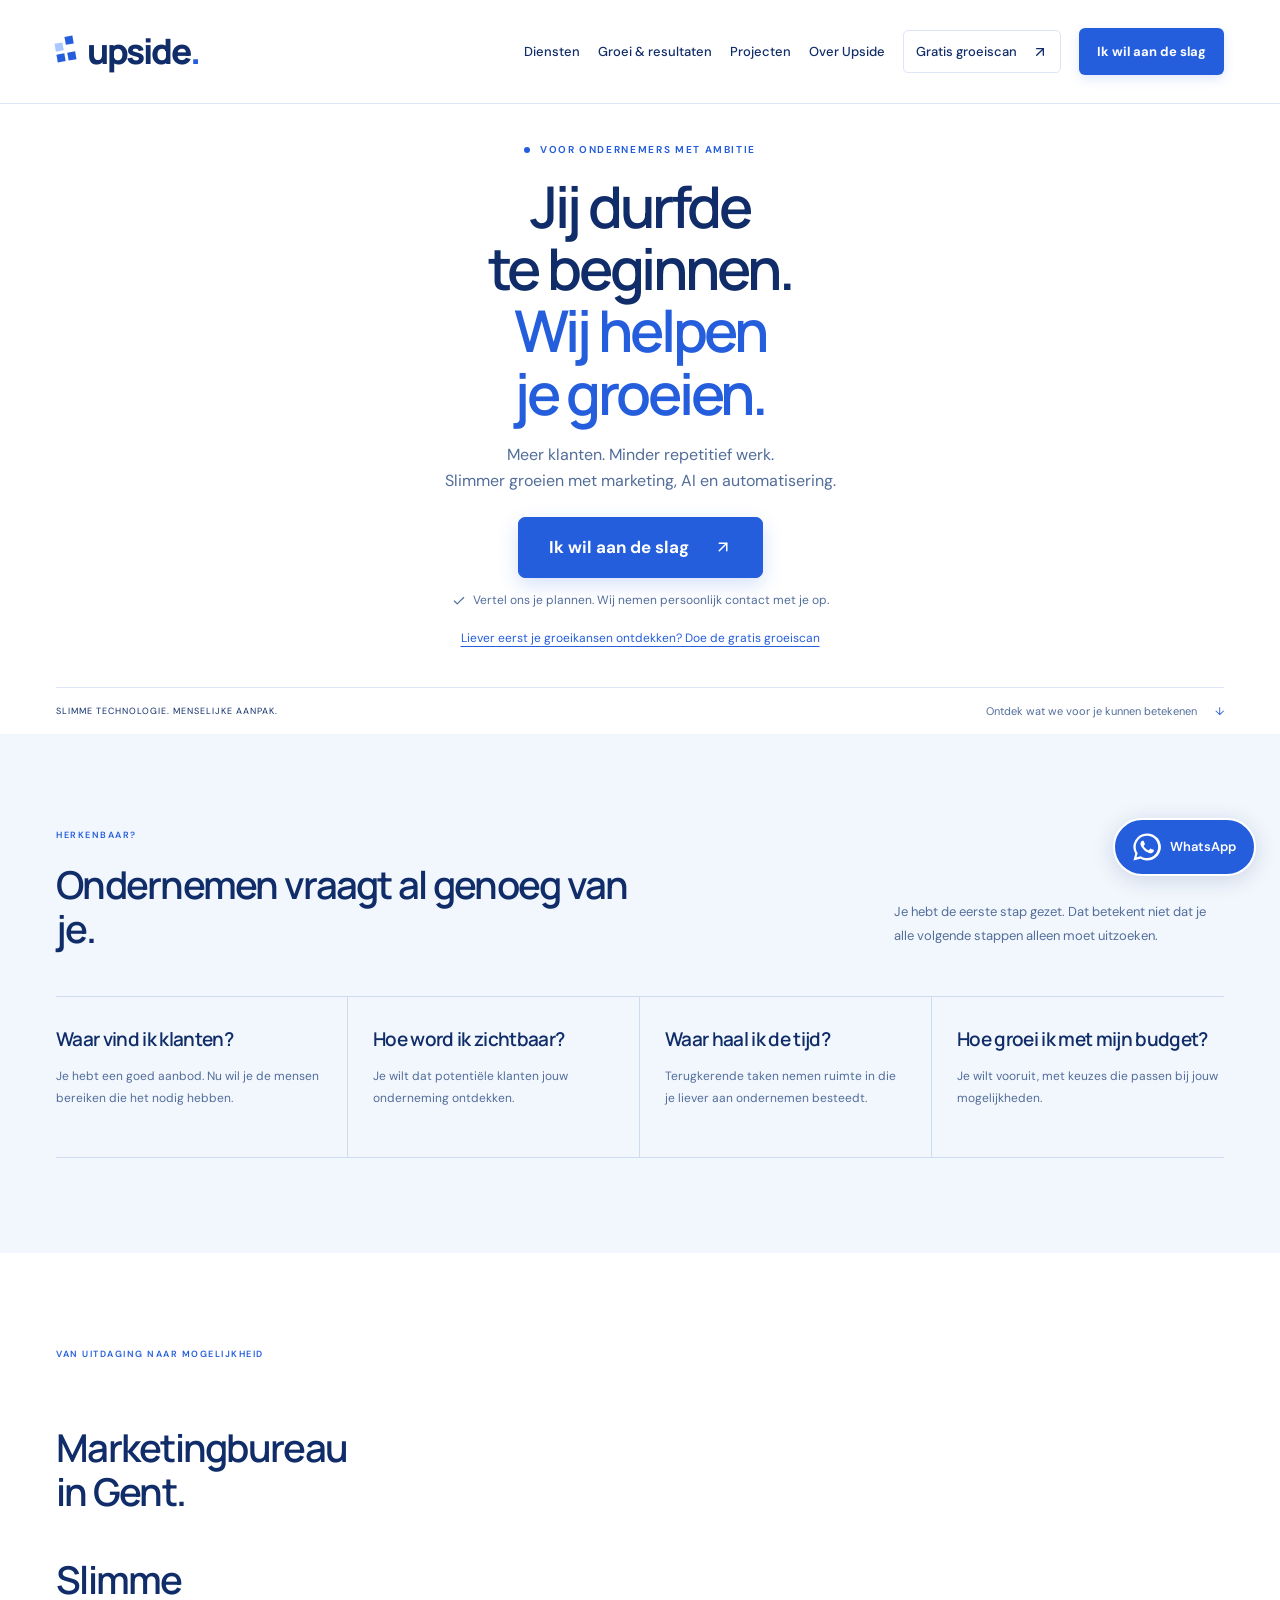
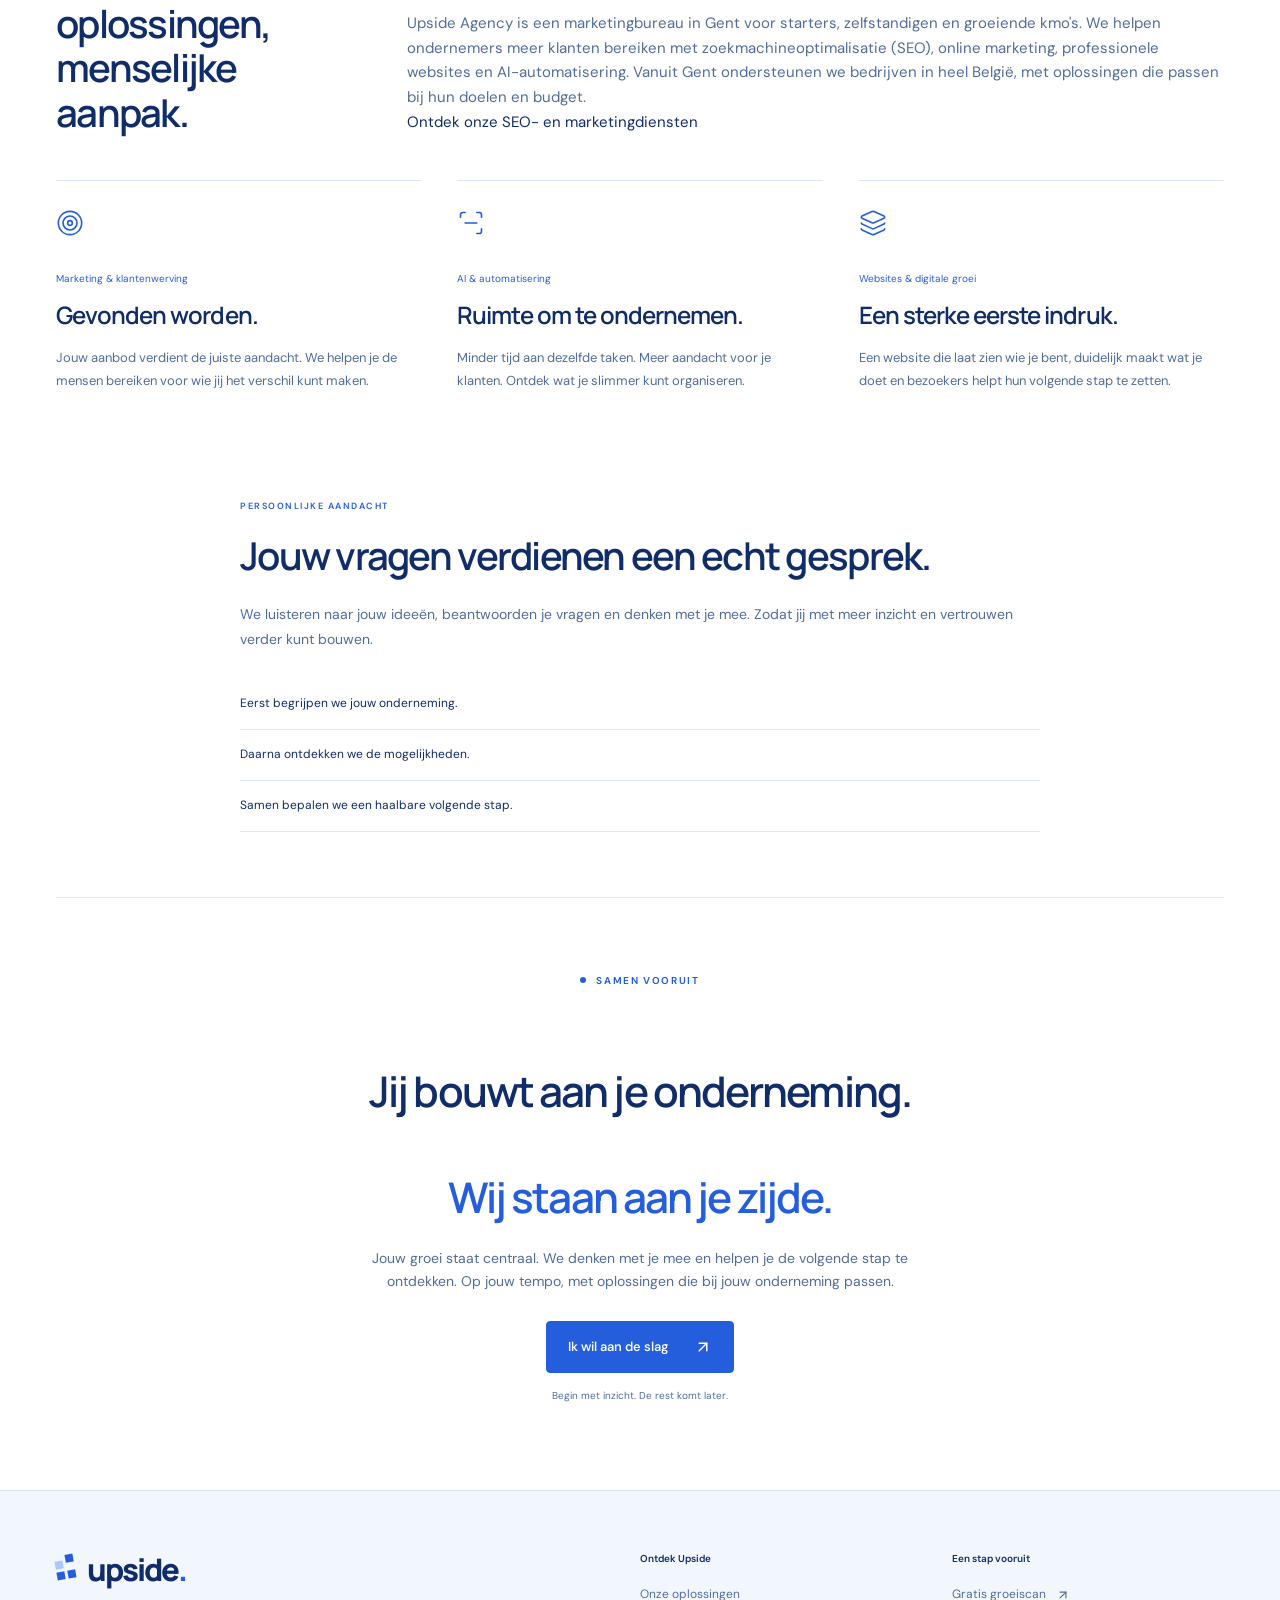
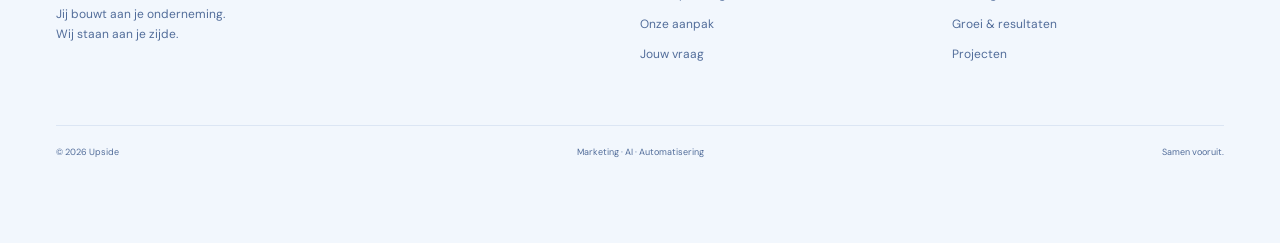
<file: index.html>
<!doctype html>
<html lang="nl-BE">
<head>
  <meta charset="utf-8">
  <meta name="viewport" content="width=device-width, initial-scale=1">

  <title>Marketingbureau Gent voor starters &amp; kmo's | Upside Agency</title>

  <meta name="description" content="Upside Agency is een marketingbureau in Gent voor starters en kmo's. Groei met SEO, professionele websites, online marketing en AI-automatisering.">

  <link rel="canonical" href="https://upsideagency.be/">
  <meta name="robots" content="index, follow">

  <!-- Open Graph -->
  <meta property="og:type" content="website">
  <meta property="og:title" content="Marketingbureau Gent | Upside Agency">
  <meta property="og:description" content="Jij durfde te beginnen. Wij helpen je groeien. Meer klanten met websites, SEO, marketing en slimme automatisering.">
  <meta property="og:url" content="https://upsideagency.be/">
  <meta property="og:locale" content="nl_BE">
  <meta property="og:site_name" content="Upside Agency">

<link rel="icon" type="image/png" href="/assets/favicon.png?v=2">
  <link rel="stylesheet" href="style.css?v=mobile-2">
  <link rel="stylesheet" href="contact-extra.css?v=2">
  <script src="script.js?v=contact-1" defer></script>

  <!-- Structured data -->
  <script type="application/ld+json">
  {
    "@context": "https://schema.org",
    "@type": "Organization",
    "@id": "https://upsideagency.be/#organization",
    "name": "Upside Agency",
    "url": "https://upsideagency.be/",
    "description": "Marketingbureau in Gent voor starters en kmo's, gespecialiseerd in SEO, websites, digitale marketing en AI-automatisering.",
    "areaServed": {
      "@type": "Country",
      "name": "Belgium"
    },
    "knowsAbout": [
      "Zoekmachineoptimalisatie",
      "Websiteontwikkeling",
      "Digitale marketing",
      "AI-automatisering"
    ]
  }
  </script>
</head>

<body data-page="home">

<a href="#main" class="skip-link">Naar de inhoud</a>

<header class="header">
  <div class="wrap header-inner">
    <a class="logo" href="index.html" aria-label="Upside home">
      <span class="brand-icon"><i></i><i></i><i></i><i></i></span>
      upside<span class="dot">.</span>
    </a>

    <button class="menu-button" aria-label="Menu openen" aria-expanded="false">
      <svg xmlns="http://www.w3.org/2000/svg" width="24" height="24" viewBox="0 0 24 24" fill="none" stroke="currentColor" stroke-width="2" stroke-linecap="round" stroke-linejoin="round" class="lucide lucide-menu" aria-hidden="true">
        <path d="M4 5h16"></path>
        <path d="M4 12h16"></path>
        <path d="M4 19h16"></path>
      </svg>
    </button>

    <nav class="" aria-label="Hoofdnavigatie">
      <a href="diensten.html">Diensten</a>
      <a href="resultaten.html">Groei &amp; resultaten</a>
      <a href="projecten.html">Projecten</a>
      <a href="over.html">Over Upside</a>

      <a class="nav-scan" href="groeiscan.html">
        Gratis groeiscan
        <svg xmlns="http://www.w3.org/2000/svg" width="16" height="16" viewBox="0 0 24 24" fill="none" stroke="currentColor" stroke-width="2" stroke-linecap="round" stroke-linejoin="round" class="lucide lucide-arrow-up-right" aria-hidden="true">
          <path d="M7 7h10v10"></path>
          <path d="M7 17 17 7"></path>
        </svg>
      </a>

      <a class="nav-apply" href="contact.html#lead-form">Ik wil aan de slag</a>
    </nav>
  </div>
</header>

<main id="main">

  <!-- HERO -->
  <section class="hero wrap">
    <div class="hero-copy">

      <div class="eyebrow">
        <span></span>VOOR ONDERNEMERS MET AMBITIE
      </div>

      <h1>
        Jij durfde<br>
        te beginnen.<br>
        <span>Wij helpen<br>je groeien.</span>
      </h1>

      <p>
        Meer klanten. Minder repetitief werk.<br class="desktop">
        Slimmer groeien met marketing, AI en automatisering.
      </p>

      <a class="button primary-apply" href="contact.html#lead-form">
        Ik wil aan de slag
        <svg xmlns="http://www.w3.org/2000/svg" width="18" height="18" viewBox="0 0 24 24" fill="none" stroke="currentColor" stroke-width="2" stroke-linecap="round" stroke-linejoin="round" class="lucide lucide-arrow-up-right" aria-hidden="true">
          <path d="M7 7h10v10"></path>
          <path d="M7 17 17 7"></path>
        </svg>
      </a>

      <div class="under-button">
        <svg xmlns="http://www.w3.org/2000/svg" width="14" height="14" viewBox="0 0 24 24" fill="none" stroke="currentColor" stroke-width="2" stroke-linecap="round" stroke-linejoin="round" class="lucide lucide-check" aria-hidden="true">
          <path d="M20 6 9 17l-5-5"></path>
        </svg>
        Vertel ons je plannen. Wij nemen persoonlijk contact met je op.
      </div>

      <a class="hero-scan-link" href="groeiscan.html">
        Liever eerst je groeikansen ontdekken? Doe de gratis groeiscan
      </a>

    </div>

    <div class="hero-visual">
      <div class="photo-index">
        <span>JOUW AMBITIE. ONZE AANDACHT.</span>
        <span>UPSIDE</span>
      </div>

      <div class="photo-caption">
        <span class="caption-icon">
          <svg xmlns="http://www.w3.org/2000/svg" width="26" height="26" viewBox="0 0 24 24" fill="none" stroke="currentColor" stroke-width="2" stroke-linecap="round" stroke-linejoin="round" class="lucide lucide-arrow-up-right" aria-hidden="true">
            <path d="M7 7h10v10"></path>
            <path d="M7 17 17 7"></path>
          </svg>
        </span>

        <div>
          <strong>Grote plannen beginnen<br>met een goed gesprek.</strong>
          <span>Persoonlijk. Praktisch. Samen vooruit.</span>
        </div>
      </div>

      <div class="vertical-word">GROW TOGETHER</div>
    </div>
  </section>

  <div class="hero-bottom wrap">
    <span>SLIMME TECHNOLOGIE. MENSELIJKE AANPAK.</span>
    <a href="#uitdagingen">
      Ontdek wat we voor je kunnen betekenen <span>↓</span>
    </a>
  </div>

  <!-- UITDAGINGEN -->
  <section class="pale section" id="uitdagingen">
    <div class="wrap">

      <div class="section-head">
        <div>
          <p class="section-label">HERKENBAAR?</p>
          <h2>Ondernemen vraagt al genoeg van je.</h2>
        </div>

        <p>
          Je hebt de eerste stap gezet. Dat betekent niet dat je alle
          volgende stappen alleen moet uitzoeken.
        </p>
      </div>

      <div class="challenge-grid">

        <div class="challenge">
          <h3>Waar vind ik klanten?</h3>
          <p>Je hebt een goed aanbod. Nu wil je de mensen bereiken die het nodig hebben.</p>
        </div>

        <div class="challenge">
          <h3>Hoe word ik zichtbaar?</h3>
          <p>Je wilt dat potentiële klanten jouw onderneming ontdekken.</p>
        </div>

        <div class="challenge">
          <h3>Waar haal ik de tijd?</h3>
          <p>Terugkerende taken nemen ruimte in die je liever aan ondernemen besteedt.</p>
        </div>

        <div class="challenge">
          <h3>Hoe groei ik met mijn budget?</h3>
          <p>Je wilt vooruit, met keuzes die passen bij jouw mogelijkheden.</p>
        </div>

      </div>
    </div>
  </section>

  <!-- DIENSTEN EN SEO -->
  <section class="section wrap">

    <div class="section-head">
      <div>
        <p class="section-label">VAN UITDAGING NAAR MOGELIJKHEID</p>

        <h2>
          Marketingbureau in Gent.<br>
          Slimme oplossingen, menselijke aanpak.
        </h2>
      </div>

      <div>
        <p>
          Upside Agency is een marketingbureau in Gent voor
          starters, zelfstandigen en groeiende kmo's.
          We helpen ondernemers meer klanten bereiken met
          zoekmachineoptimalisatie (SEO), online marketing,
          professionele websites en AI-automatisering.
          Vanuit Gent ondersteunen we bedrijven in heel België,
          met oplossingen die passen bij hun doelen en budget.
        </p>

        <a href="/diensten">
          Ontdek onze SEO- en marketingdiensten
        </a>
      </div>
    </div>

    <div class="service-grid">

      <article class="service">
        <svg xmlns="http://www.w3.org/2000/svg" width="28" height="28" viewBox="0 0 24 24" fill="none" stroke="currentColor" stroke-width="1.4" stroke-linecap="round" stroke-linejoin="round" class="lucide lucide-target" aria-hidden="true">
          <circle cx="12" cy="12" r="10"></circle>
          <circle cx="12" cy="12" r="6"></circle>
          <circle cx="12" cy="12" r="2"></circle>
        </svg>
        <span>Marketing &amp; klantenwerving</span>
        <h3>Gevonden worden.</h3>
        <p>
          Jouw aanbod verdient de juiste aandacht.
          We helpen je de mensen bereiken voor wie jij het verschil kunt maken.
        </p>
      </article>

      <article class="service">
        <svg xmlns="http://www.w3.org/2000/svg" width="28" height="28" viewBox="0 0 24 24" fill="none" stroke="currentColor" stroke-width="1.4" stroke-linecap="round" stroke-linejoin="round" class="lucide lucide-scan-line" aria-hidden="true">
          <path d="M3 7V5a2 2 0 0 1 2-2h2"></path>
          <path d="M17 3h2a2 2 0 0 1 2 2v2"></path>
          <path d="M21 17v2a2 2 0 0 1-2 2h-2"></path>
          <path d="M7 12h10"></path>
        </svg>
        <span>AI &amp; automatisering</span>
        <h3>Ruimte om te ondernemen.</h3>
        <p>
          Minder tijd aan dezelfde taken.
          Meer aandacht voor je klanten.
          Ontdek wat je slimmer kunt organiseren.
        </p>
      </article>

      <article class="service">
        <svg xmlns="http://www.w3.org/2000/svg" width="28" height="28" viewBox="0 0 24 24" fill="none" stroke="currentColor" stroke-width="1.4" stroke-linecap="round" stroke-linejoin="round" class="lucide lucide-layers" aria-hidden="true">
          <path d="M12.83 2.18a2 2 0 0 0-1.66 0L2.6 6.08a1 1 0 0 0 0 1.83l8.58 3.91a2 2 0 0 0 1.66 0l8.58-3.9a1 1 0 0 0 0-1.83z"></path>
          <path d="M2 12a1 1 0 0 0 .58.91l8.6 3.91a2 2 0 0 0 1.65 0l8.58-3.9A1 1 0 0 0 22 12"></path>
          <path d="M2 17a1 1 0 0 0 .58.91l8.6 3.91a2 2 0 0 0 1.65 0l8.58-3.9A1 1 0 0 0 22 17"></path>
        </svg>
        <span>Websites &amp; digitale groei</span>
        <h3>Een sterke eerste indruk.</h3>
        <p>
          Een website die laat zien wie je bent,
          duidelijk maakt wat je doet en bezoekers
          helpt hun volgende stap te zetten.
        </p>
      </article>

    </div>
  </section>

  <!-- PERSOONLIJKE AANPAK -->
  <section class="approach wrap">
    <div class="approach-copy">

      <p class="section-label">PERSOONLIJKE AANDACHT</p>

      <h2>Jouw vragen verdienen een echt gesprek.</h2>

      <p>
        We luisteren naar jouw ideeën, beantwoorden je vragen
        en denken met je mee. Zodat jij met meer inzicht en
        vertrouwen verder kunt bouwen.
      </p>

      <ol>
        <li>Eerst begrijpen we jouw onderneming.</li>
        <li>Daarna ontdekken we de mogelijkheden.</li>
        <li>Samen bepalen we een haalbare volgende stap.</li>
      </ol>

    </div>
  </section>

  <!-- AFSLUITENDE CTA -->
  <section class="support wrap">

    <div class="eyebrow">
      <span></span>SAMEN VOORUIT
    </div>

    <h2>
      Jij bouwt aan je onderneming.<br>
      <span>Wij staan aan je zijde.</span>
    </h2>

    <p>
      Jouw groei staat centraal. We denken met je mee
      en helpen je de volgende stap te ontdekken.
      Op jouw tempo, met oplossingen die bij jouw onderneming passen.
    </p>

    <a class="button primary-apply" href="contact.html#lead-form">
      Ik wil aan de slag
      <svg xmlns="http://www.w3.org/2000/svg" width="18" height="18" viewBox="0 0 24 24" fill="none" stroke="currentColor" stroke-width="2" stroke-linecap="round" stroke-linejoin="round" class="lucide lucide-arrow-up-right" aria-hidden="true">
        <path d="M7 7h10v10"></path>
        <path d="M7 17 17 7"></path>
      </svg>
    </a>

    <span class="support-note">
      Begin met inzicht. De rest komt later.
    </span>

  </section>

</main>

<!-- FOOTER -->
<footer>
  <div class="wrap footer-main">

    <div>
      <a class="logo" href="index.html" aria-label="Upside home">
        <span class="brand-icon"><i></i><i></i><i></i><i></i></span>
        upside<span class="dot">.</span>
      </a>

      <p>
        Jij bouwt aan je onderneming.<br>
        Wij staan aan je zijde.
      </p>
    </div>

    <div>
      <span>Ontdek Upside</span>
      <a href="diensten.html">Onze oplossingen</a>
      <a href="over.html">Onze aanpak</a>
      <a href="contact.html">Jouw vraag</a>
    </div>

    <div>
      <span>Een stap vooruit</span>
      <a href="groeiscan.html">
        Gratis groeiscan
        <svg xmlns="http://www.w3.org/2000/svg" width="14" height="14" viewBox="0 0 24 24" fill="none" stroke="currentColor" stroke-width="2" stroke-linecap="round" stroke-linejoin="round" class="lucide lucide-arrow-up-right" aria-hidden="true">
          <path d="M7 7h10v10"></path>
          <path d="M7 17 17 7"></path>
        </svg>
      </a>
      <a href="resultaten.html">Groei &amp; resultaten</a>
      <a href="projecten.html">Projecten</a>
    </div>

  </div>

  <div class="wrap footer-bottom">
    <span>© 2026 Upside</span>
    <span>Marketing · AI · Automatisering</span>
    <span>Samen vooruit.</span>
  </div>
</footer>

<!-- WHATSAPP -->
<a
  class="whatsapp-float"
  href="https://wa.me/32472317830?text=Hallo%20Upside%2C%20ik%20wil%20graag%20mijn%20bedrijf%20laten%20groeien.%20Kunnen%20we%20even%20praten%3F"
  target="_blank"
  rel="noopener noreferrer"
  aria-label="Stuur Upside een bericht op WhatsApp"
>
  <svg viewBox="0 0 32 32" width="28" height="28" aria-hidden="true">
    <path fill="currentColor" d="M16 .5A15.4 15.4 0 0 0 2.6 23.6L.5 31.5l8.1-2.1A15.5 15.5 0 1 0 16 .5Zm0 28.2c-2.4 0-4.7-.7-6.7-1.9l-.5-.3-4.8 1.3 1.3-4.7-.3-.5A12.8 12.8 0 1 1 16 28.7Zm7-9.6c-.4-.2-2.3-1.1-2.6-1.2-.4-.1-.6-.2-.9.2-.2.4-1 1.2-1.2 1.4-.2.2-.5.3-.8.1-.4-.2-1.6-.6-3.1-1.9-1.1-1-1.9-2.2-2.1-2.6-.2-.4 0-.6.2-.8l.6-.7.4-.6c.1-.2.1-.5 0-.7l-1.2-2.8c-.3-.7-.6-.6-.9-.6h-.7c-.2 0-.6.1-.9.4-.3.4-1.3 1.3-1.3 3.1s1.4 3.6 1.6 3.8c.2.3 2.7 4.2 6.5 5.8.9.4 1.6.6 2.1.8.9.3 1.7.2 2.3.2.7-.1 2.3-.9 2.6-1.8.3-.9.3-1.7.2-1.8-.1-.2-.3-.3-.7-.5Z"></path>
  </svg>
  <span>WhatsApp</span>
</a>

</body>
</html>
</file>
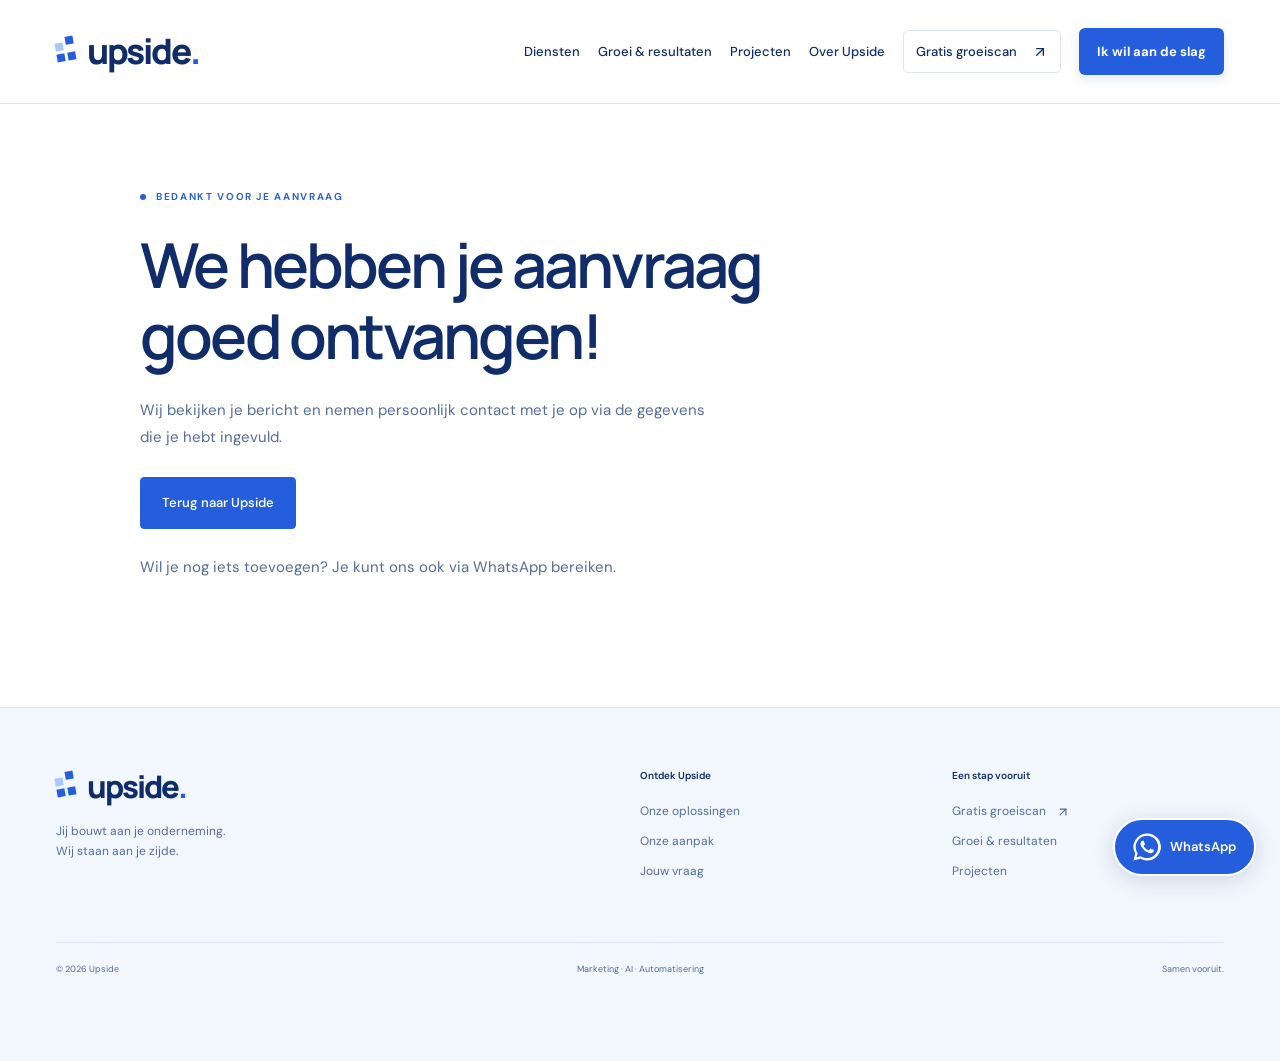
<file: bedankt.html>
<!doctype html>
<html lang="nl-BE">
<head>
<meta charset="utf-8">
<meta name="viewport" content="width=device-width,initial-scale=1">
<meta name="description" content="Meer klanten. Minder repetitief werk. Slimmer groeien met marketing, AI en automatisering.">
<title>Upside — Bedankt voor je aanvraag</title>
<link rel="icon" href="assets/favicon.svg" type="image/svg+xml">
<link rel="stylesheet" href="style.css?v=mobile-2">
<script src="script.js?v=form-ajax-3" defer></script>
<link rel="stylesheet" href="contact-extra.css?v=form-3">
</head>
<body data-page="bedankt">
<a href="#main" class="skip-link">Naar de inhoud</a>
<header class="header">
<div class="wrap header-inner"><a class="logo" href="index.html" aria-label="Upside home"><span class="brand-icon"><i></i><i></i><i></i><i></i></span>upside<span class="dot">.</span></a><button class="menu-button" aria-label="Menu openen" aria-expanded="false"><svg xmlns="http://www.w3.org/2000/svg" width="24" height="24" viewBox="0 0 24 24" fill="none" stroke="currentColor" stroke-width="2" stroke-linecap="round" stroke-linejoin="round" class="lucide lucide-menu" aria-hidden="true"><path d="M4 5h16"></path><path d="M4 12h16"></path><path d="M4 19h16"></path></svg></button>
<nav class="" aria-label="Hoofdnavigatie"><a href="diensten.html">Diensten</a><a href="resultaten.html">Groei &amp; resultaten</a><a href="projecten.html">Projecten</a><a href="over.html">Over Upside</a><a class="nav-scan" href="groeiscan.html">Gratis groeiscan <svg xmlns="http://www.w3.org/2000/svg" width="16" height="16" viewBox="0 0 24 24" fill="none" stroke="currentColor" stroke-width="2" stroke-linecap="round" stroke-linejoin="round" class="lucide lucide-arrow-up-right" aria-hidden="true"><path d="M7 7h10v10"></path><path d="M7 17 17 7"></path></svg></a>
<a class="nav-apply" href="contact.html#lead-form">Ik wil aan de slag</a></nav>
</div>
</header>
<main id="main"><section class="wrap contact-thanks"><div class="eyebrow"><span></span>BEDANKT VOOR JE AANVRAAG</div><h1>We hebben je aanvraag<br>goed ontvangen!</h1><p>Wij bekijken je bericht en nemen persoonlijk contact met je op via de gegevens die je hebt ingevuld.</p><a class="button" href="index.html">Terug naar Upside</a><p class="contact-note">Wil je nog iets toevoegen? Je kunt ons ook via WhatsApp bereiken.</p></section></main>
<footer>
<div class="wrap footer-main">
<div><a class="logo" href="index.html" aria-label="Upside home"><span class="brand-icon"><i></i><i></i><i></i><i></i></span>upside<span class="dot">.</span></a>
<p>Jij bouwt aan je onderneming.<br/>Wij staan aan je zijde.
</p>
</div>
<div><span>Ontdek Upside</span><a href="diensten.html">Onze oplossingen</a><a href="over.html">Onze aanpak</a><a href="contact.html">Jouw vraag</a>
</div>
<div><span>Een stap vooruit</span><a href="groeiscan.html">Gratis groeiscan <svg xmlns="http://www.w3.org/2000/svg" width="14" height="14" viewBox="0 0 24 24" fill="none" stroke="currentColor" stroke-width="2" stroke-linecap="round" stroke-linejoin="round" class="lucide lucide-arrow-up-right" aria-hidden="true"><path d="M7 7h10v10"></path><path d="M7 17 17 7"></path></svg></a><a href="resultaten.html">Groei &amp; resultaten</a><a href="projecten.html">Projecten</a>
</div>
</div>
<div class="wrap footer-bottom"><span>© 2026 Upside</span><span>Marketing · AI · Automatisering</span><span>Samen vooruit.</span>
</div>
</footer>
<a class="whatsapp-float" href="https://wa.me/32472317830?text=Hallo%20Upside%2C%20ik%20wil%20graag%20mijn%20bedrijf%20laten%20groeien.%20Kunnen%20we%20even%20praten%3F" target="_blank" rel="noopener noreferrer" aria-label="Stuur Upside een bericht op WhatsApp"><svg viewBox="0 0 32 32" width="28" height="28" aria-hidden="true"><path fill="currentColor" d="M16 .5A15.4 15.4 0 0 0 2.6 23.6L.5 31.5l8.1-2.1A15.5 15.5 0 1 0 16 .5Zm0 28.2c-2.4 0-4.7-.7-6.7-1.9l-.5-.3-4.8 1.3 1.3-4.7-.3-.5A12.8 12.8 0 1 1 16 28.7Zm7-9.6c-.4-.2-2.3-1.1-2.6-1.2-.4-.1-.6-.2-.9.2-.2.4-1 1.2-1.2 1.4-.2.2-.5.3-.8.1-.4-.2-1.6-.6-3.1-1.9-1.1-1-1.9-2.2-2.1-2.6-.2-.4 0-.6.2-.8l.6-.7.4-.6c.1-.2.1-.5 0-.7l-1.2-2.8c-.3-.7-.6-.6-.9-.6h-.7c-.2 0-.6.1-.9.4-.3.4-1.3 1.3-1.3 3.1s1.4 3.6 1.6 3.8c.2.3 2.7 4.2 6.5 5.8.9.4 1.6.6 2.1.8.9.3 1.7.2 2.3.2.7-.1 2.3-.9 2.6-1.8.3-.9.3-1.7.2-1.8-.1-.2-.3-.3-.7-.5Z"/></svg><span>WhatsApp</span></a>
</body>
</html>
</file>
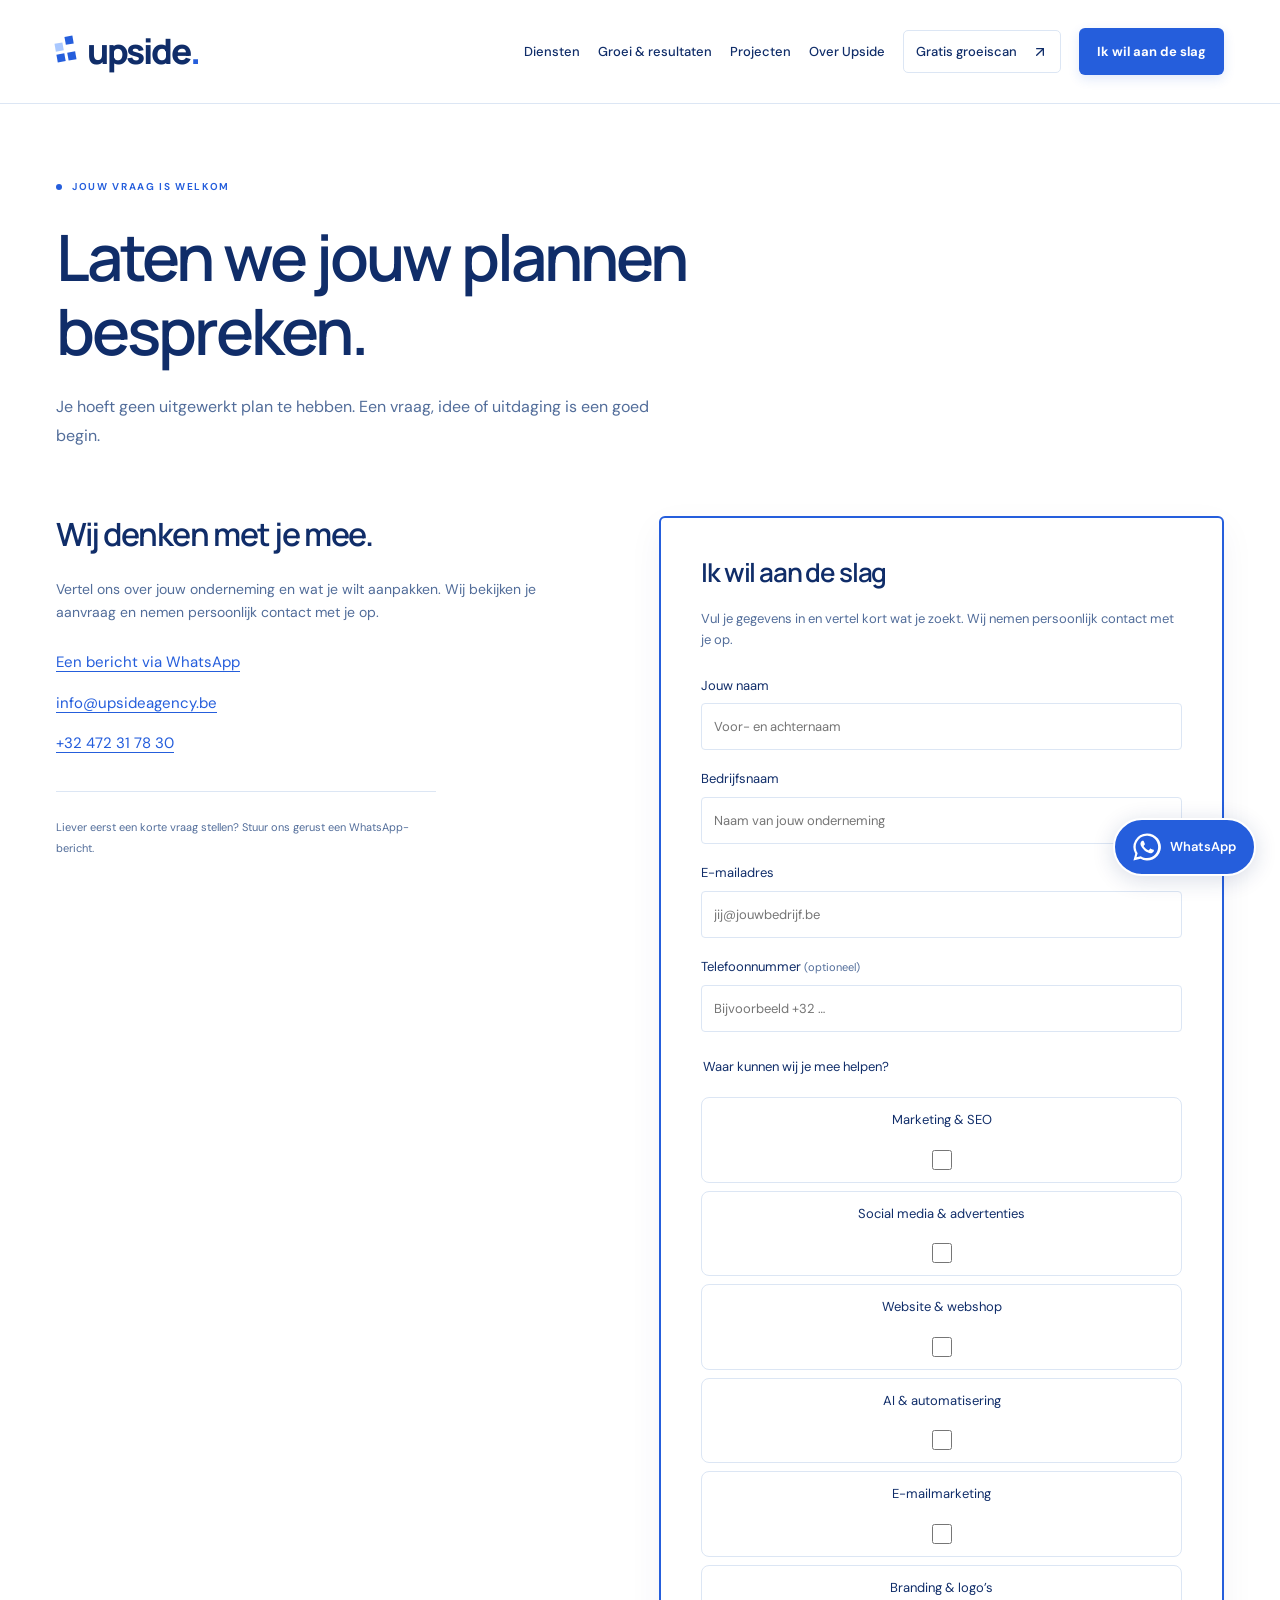
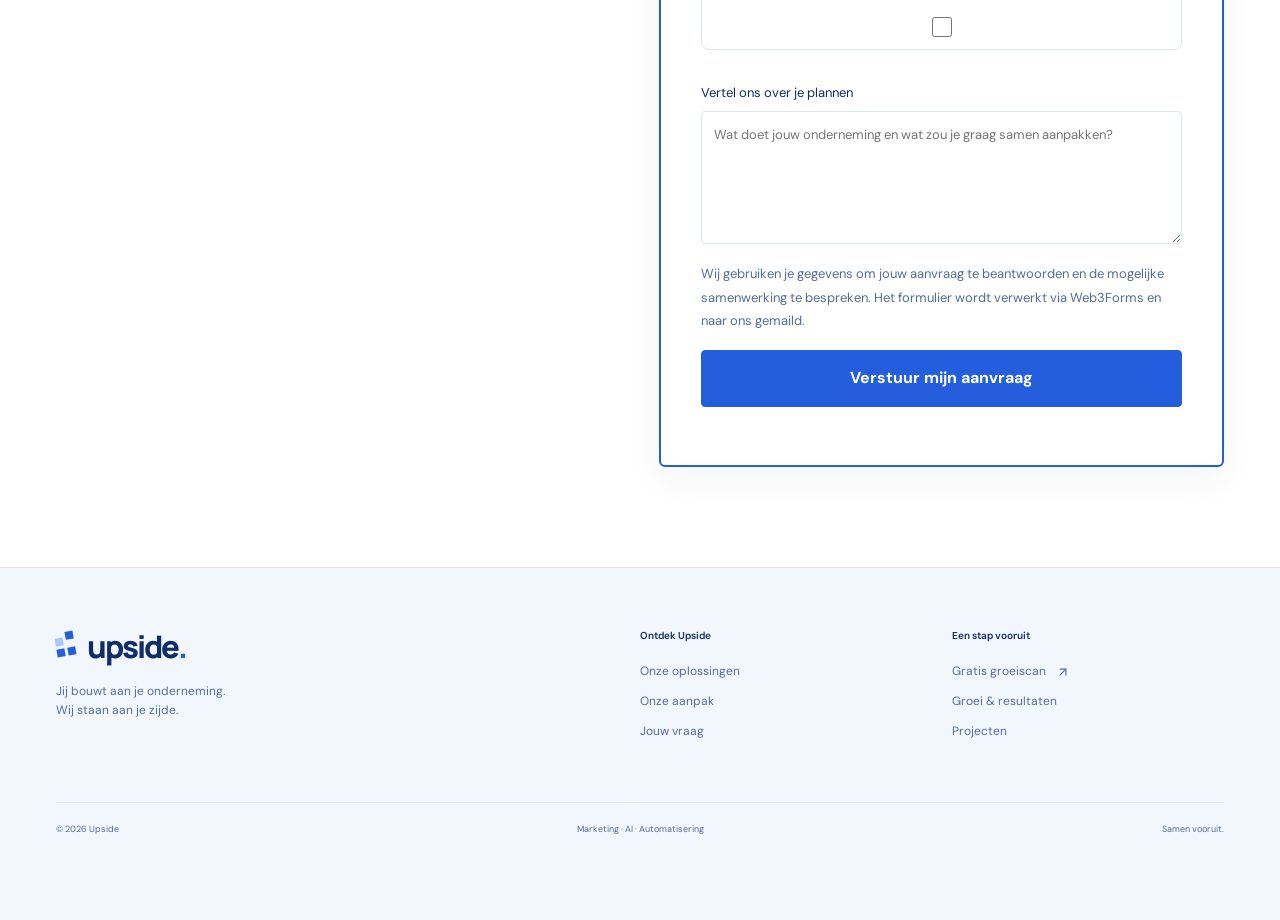
<file: contact.html>
<!doctype html>
<html lang="nl-BE">
<head>
<meta charset="utf-8">
<meta name="viewport" content="width=device-width,initial-scale=1">
<meta name="description" content="Meer klanten. Minder repetitief werk. Slimmer groeien met marketing, AI en automatisering.">
<title>Upside — Contact</title>
<link rel="icon" href="assets/favicon.svg" type="image/svg+xml">
<link rel="stylesheet" href="style.css?v=mobile-2">
<script src="script.js?v=web3forms-1" defer></script>
<link rel="stylesheet" href="contact-extra.css?v=form-3">
</head>
<body data-page="contact">
<a href="#main" class="skip-link">Naar de inhoud</a>
<header class="header">
<div class="wrap header-inner"><a class="logo" href="index.html" aria-label="Upside home"><span class="brand-icon"><i></i><i></i><i></i><i></i></span>upside<span class="dot">.</span></a><button class="menu-button" aria-label="Menu openen" aria-expanded="false"><svg xmlns="http://www.w3.org/2000/svg" width="24" height="24" viewBox="0 0 24 24" fill="none" stroke="currentColor" stroke-width="2" stroke-linecap="round" stroke-linejoin="round" class="lucide lucide-menu" aria-hidden="true"><path d="M4 5h16"></path><path d="M4 12h16"></path><path d="M4 19h16"></path></svg></button>
<nav class="" aria-label="Hoofdnavigatie"><a href="diensten.html">Diensten</a><a href="resultaten.html">Groei &amp; resultaten</a><a href="projecten.html">Projecten</a><a href="over.html">Over Upside</a><a class="nav-scan" href="groeiscan.html">Gratis groeiscan <svg xmlns="http://www.w3.org/2000/svg" width="16" height="16" viewBox="0 0 24 24" fill="none" stroke="currentColor" stroke-width="2" stroke-linecap="round" stroke-linejoin="round" class="lucide lucide-arrow-up-right" aria-hidden="true"><path d="M7 7h10v10"></path><path d="M7 17 17 7"></path></svg></a>
<a class="nav-apply" href="contact.html#lead-form">Ik wil aan de slag</a></nav>
</div>
</header>
<main id="main">
<div class="page-intro wrap">
<div class="eyebrow"><span></span>JOUW VRAAG IS WELKOM
</div>
<h1>Laten we jouw plannen bespreken.
</h1>
<p>Je hoeft geen uitgewerkt plan te hebben. Een vraag, idee of uitdaging is een goed begin.
</p>
</div>
<section class="wrap contact-layout" id="aanvraag">
<div><h2>Wij denken met je mee.</h2><p>Vertel ons over jouw onderneming en wat je wilt aanpakken. Wij bekijken je aanvraag en nemen persoonlijk contact met je op.</p><div class="contact-direct"><a href="https://wa.me/32472317830?text=Hallo%20Upside%2C%20ik%20wil%20graag%20aan%20de%20slag.%20Kunnen%20we%20even%20praten%3F" target="_blank" rel="noopener noreferrer">Een bericht via WhatsApp</a><a href="mailto:info@upsideagency.be">info@upsideagency.be</a><a href="tel:+32472317830">+32 472 31 78 30</a></div><p class="contact-note">Liever eerst een korte vraag stellen? Stuur ons gerust een WhatsApp-bericht.</p></div>
<form class="scan-card lead-form" name="upside-aanvraag" method="POST" action="https://api.web3forms.com/submit" id="lead-form">
<input type="hidden" name="access_key" value="ac77ec28-e311-4f89-96b2-3636d12f5064">
<input type="hidden" name="subject" value="Nieuwe aanvraag — Upside Agency">
<input type="hidden" name="from_name" value="Upside Agency Website">

<p class="form-trap" aria-hidden="true"><label>Laat dit veld leeg<input name="botcheck" tabindex="-1" autocomplete="off"></label></p>
<h2>Ik wil aan de slag</h2><p class="form-intro">Vul je gegevens in en vertel kort wat je zoekt. Wij nemen persoonlijk contact met je op.</p>
<label>Jouw naam<input name="naam" autocomplete="name" required maxlength="120" placeholder="Voor- en achternaam"></label>
<label>Bedrijfsnaam<input name="bedrijf" autocomplete="organization" required maxlength="160" placeholder="Naam van jouw onderneming"></label>
<label>E-mailadres<input type="email" name="email" autocomplete="email" required maxlength="254" placeholder="jij@jouwbedrijf.be"></label>
<label>Telefoonnummer <span class="optional">(optioneel)</span><input type="tel" name="telefoon" autocomplete="tel" maxlength="40" placeholder="Bijvoorbeeld +32 …"></label>
<fieldset class="lead-services"><legend>Waar kunnen wij je mee helpen?</legend><label><span>Marketing & SEO</span><input type="checkbox" name="diensten[]" value="Marketing & SEO"></label><label><span>Social media & advertenties</span><input type="checkbox" name="diensten[]" value="Social media & advertenties"></label><label><span>Website & webshop</span><input type="checkbox" name="diensten[]" value="Website & webshop"></label><label><span>AI & automatisering</span><input type="checkbox" name="diensten[]" value="AI & automatisering"></label><label><span>E-mailmarketing</span><input type="checkbox" name="diensten[]" value="E-mailmarketing"></label><label><span>Branding & logo’s</span><input type="checkbox" name="diensten[]" value="Branding & logo’s"></label></fieldset><label>Vertel ons over je plannen<textarea name="bericht" required rows="5" maxlength="4000" placeholder="Wat doet jouw onderneming en wat zou je graag samen aanpakken?"></textarea></label>
<div id="upside-turnstile" class="cf-turnstile" data-sitekey="0x4AAAAAAGAtJCjpNNndXfls" data-theme="auto" style="margin:16px 0"></div>
<p class="lead-privacy">Wij gebruiken je gegevens om jouw aanvraag te beantwoorden en de mogelijke samenwerking te bespreken. Het formulier wordt verwerkt via Web3Forms en naar ons gemaild.</p><button class="button" type="submit">Verstuur mijn aanvraag</button><p class="lead-status" role="status" aria-live="polite"></p><noscript><p>Schakel JavaScript in om het formulier te verzenden, of neem rechtstreeks contact op via e-mail of WhatsApp.</p></noscript></form></section>
</main>
<footer>
<div class="wrap footer-main">
<div><a class="logo" href="index.html" aria-label="Upside home"><span class="brand-icon"><i></i><i></i><i></i><i></i></span>upside<span class="dot">.</span></a>
<p>Jij bouwt aan je onderneming.<br/>Wij staan aan je zijde.
</p>
</div>
<div><span>Ontdek Upside</span><a href="diensten.html">Onze oplossingen</a><a href="over.html">Onze aanpak</a><a href="contact.html">Jouw vraag</a>
</div>
<div><span>Een stap vooruit</span><a href="groeiscan.html">Gratis groeiscan <svg xmlns="http://www.w3.org/2000/svg" width="14" height="14" viewBox="0 0 24 24" fill="none" stroke="currentColor" stroke-width="2" stroke-linecap="round" stroke-linejoin="round" class="lucide lucide-arrow-up-right" aria-hidden="true"><path d="M7 7h10v10"></path><path d="M7 17 17 7"></path></svg></a><a href="resultaten.html">Groei &amp; resultaten</a><a href="projecten.html">Projecten</a>
</div>
</div>
<div class="wrap footer-bottom"><span>© 2026 Upside</span><span>Marketing · AI · Automatisering</span><span>Samen vooruit.</span>
</div>
</footer>
<a class="whatsapp-float" href="https://wa.me/32472317830?text=Hallo%20Upside%2C%20ik%20wil%20graag%20mijn%20bedrijf%20laten%20groeien.%20Kunnen%20we%20even%20praten%3F" target="_blank" rel="noopener noreferrer" aria-label="Stuur Upside een bericht op WhatsApp"><svg viewBox="0 0 32 32" width="28" height="28" aria-hidden="true"><path fill="currentColor" d="M16 .5A15.4 15.4 0 0 0 2.6 23.6L.5 31.5l8.1-2.1A15.5 15.5 0 1 0 16 .5Zm0 28.2c-2.4 0-4.7-.7-6.7-1.9l-.5-.3-4.8 1.3 1.3-4.7-.3-.5A12.8 12.8 0 1 1 16 28.7Zm7-9.6c-.4-.2-2.3-1.1-2.6-1.2-.4-.1-.6-.2-.9.2-.2.4-1 1.2-1.2 1.4-.2.2-.5.3-.8.1-.4-.2-1.6-.6-3.1-1.9-1.1-1-1.9-2.2-2.1-2.6-.2-.4 0-.6.2-.8l.6-.7.4-.6c.1-.2.1-.5 0-.7l-1.2-2.8c-.3-.7-.6-.6-.9-.6h-.7c-.2 0-.6.1-.9.4-.3.4-1.3 1.3-1.3 3.1s1.4 3.6 1.6 3.8c.2.3 2.7 4.2 6.5 5.8.9.4 1.6.6 2.1.8.9.3 1.7.2 2.3.2.7-.1 2.3-.9 2.6-1.8.3-.9.3-1.7.2-1.8-.1-.2-.3-.3-.7-.5Z"/></svg><span>WhatsApp</span></a>
<script src="https://challenges.cloudflare.com/turnstile/v0/api.js" async defer></script>
</body>
</html>
</file>
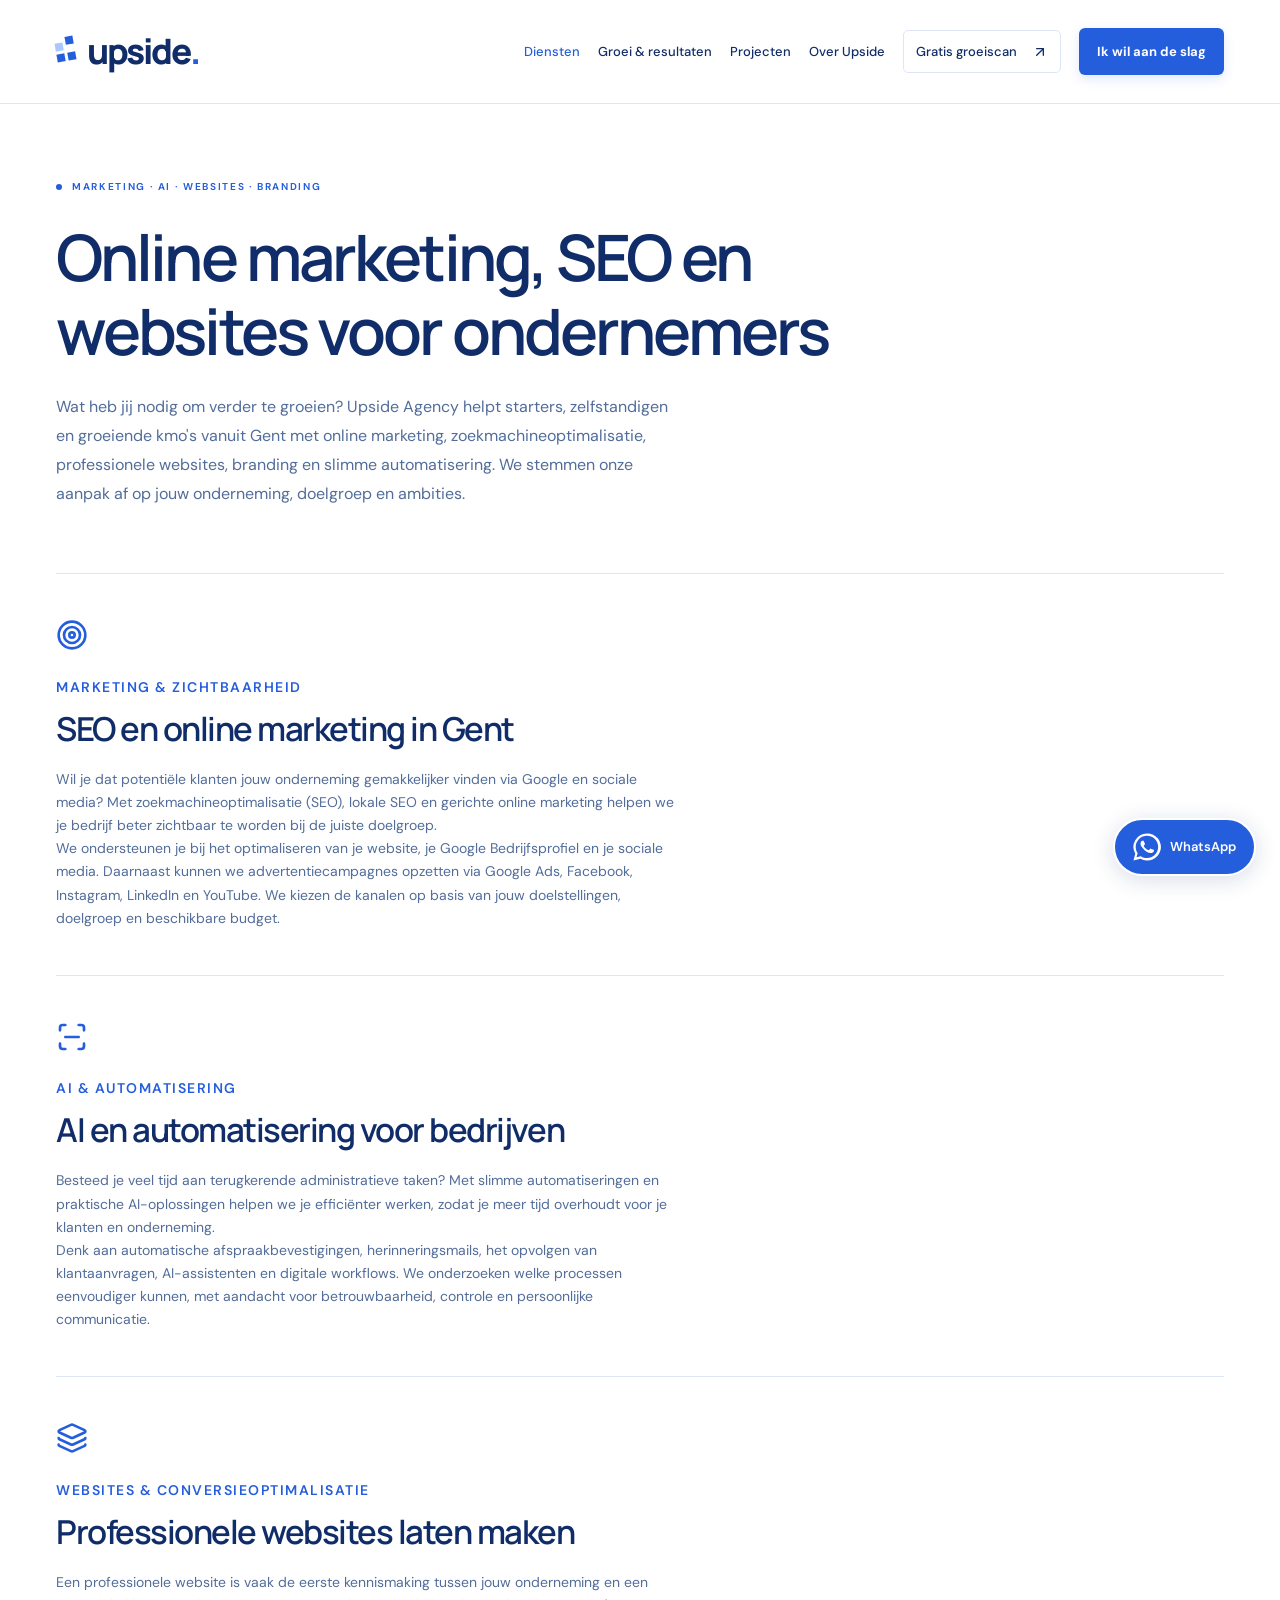
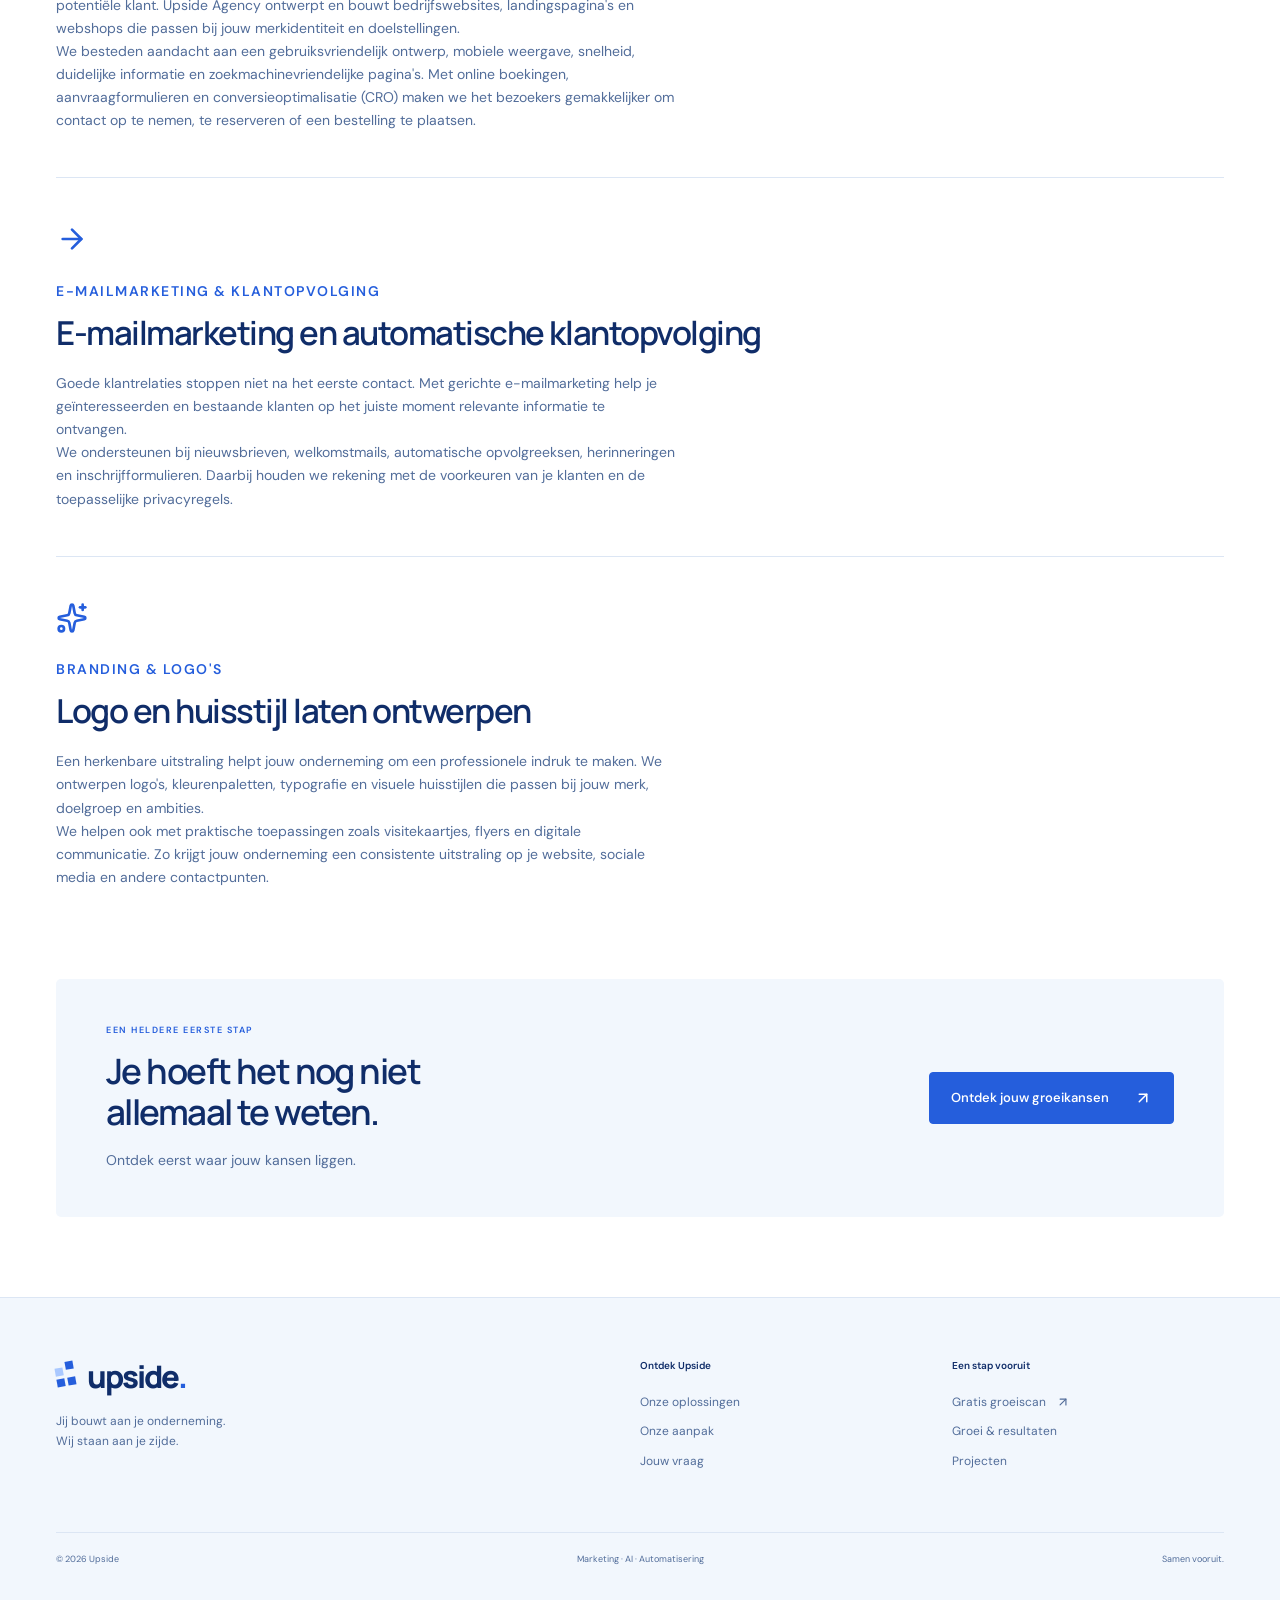
<file: diensten.html>
<!doctype html>
<html lang="nl-BE">
<head>
  <meta charset="utf-8">
  <meta name="viewport" content="width=device-width, initial-scale=1">

  <title>SEO, Websites &amp; Online Marketing in Gent | Upside Agency</title>
  <meta name="description" content="Ontdek de diensten van Upside Agency in Gent: SEO, online marketing, websites, Google Ads, AI-automatisering en branding voor starters en kmo's.">

  <link rel="canonical" href="https://upsideagency.be/diensten">
  <meta name="robots" content="index, follow">
  <link rel="icon" type="image/png" href="/assets/favicon.png?v=2">

  <meta property="og:type" content="website">
  <meta property="og:title" content="SEO, Websites &amp; Online Marketing | Upside Agency">
  <meta property="og:description" content="Meer klanten bereiken en slimmer groeien met SEO, websites, marketing en automatisering. Ontdek onze diensten.">
  <meta property="og:url" content="https://upsideagency.be/diensten">
  <meta property="og:locale" content="nl_BE">
  <meta property="og:site_name" content="Upside Agency">

  <link rel="stylesheet" href="style.css?v=mobile-2">
  <link rel="stylesheet" href="contact-extra.css?v=2">
  <script src="script.js?v=contact-1" defer></script>
</head>

<body data-page="diensten">
<a href="#main" class="skip-link">Naar de inhoud</a>

<header class="header">
  <div class="wrap header-inner">
    <a class="logo" href="index.html" aria-label="Upside home">
      <span class="brand-icon"><i></i><i></i><i></i><i></i></span>
      upside<span class="dot">.</span>
    </a>

    <button class="menu-button" aria-label="Menu openen" aria-expanded="false">
      <svg xmlns="http://www.w3.org/2000/svg" width="24" height="24" viewBox="0 0 24 24" fill="none" stroke="currentColor" stroke-width="2" stroke-linecap="round" stroke-linejoin="round" class="lucide lucide-menu" aria-hidden="true">
        <path d="M4 5h16"></path>
        <path d="M4 12h16"></path>
        <path d="M4 19h16"></path>
      </svg>
    </button>

    <nav aria-label="Hoofdnavigatie">
      <a href="diensten.html" aria-current="page">Diensten</a>
      <a href="resultaten.html">Groei &amp; resultaten</a>
      <a href="projecten.html">Projecten</a>
      <a href="over.html">Over Upside</a>
      <a class="nav-scan" href="groeiscan.html">
        Gratis groeiscan
        <svg xmlns="http://www.w3.org/2000/svg" width="16" height="16" viewBox="0 0 24 24" fill="none" stroke="currentColor" stroke-width="2" stroke-linecap="round" stroke-linejoin="round" class="lucide lucide-arrow-up-right" aria-hidden="true">
          <path d="M7 7h10v10"></path>
          <path d="M7 17 17 7"></path>
        </svg>
      </a>
      <a class="nav-apply" href="contact.html#lead-form">Ik wil aan de slag</a>
    </nav>
  </div>
</header>

<main id="main">

  <!-- INTRODUCTIE -->
  <div class="page-intro wrap">
    <div class="eyebrow">
      <span></span>MARKETING · AI · WEBSITES · BRANDING
    </div>

    <h1>Online marketing, SEO en websites voor ondernemers</h1>

    <p>
      Wat heb jij nodig om verder te groeien?
      Upside Agency helpt starters, zelfstandigen en groeiende kmo's
      vanuit Gent met online marketing, zoekmachineoptimalisatie,
      professionele websites, branding en slimme automatisering.
      We stemmen onze aanpak af op jouw onderneming, doelgroep en ambities.
    </p>
  </div>

  <div class="wrap service-details">

    <!-- SEO EN ONLINE MARKETING -->
    <section class="service-detail" id="online-marketing">
      <div>
        <svg xmlns="http://www.w3.org/2000/svg" width="32" height="32" viewBox="0 0 24 24" fill="none" stroke="currentColor" stroke-width="2" stroke-linecap="round" stroke-linejoin="round" class="lucide lucide-target" aria-hidden="true">
          <circle cx="12" cy="12" r="10"></circle>
          <circle cx="12" cy="12" r="6"></circle>
          <circle cx="12" cy="12" r="2"></circle>
        </svg>

        <p class="section-label">Marketing &amp; zichtbaarheid</p>
        <h2>SEO en online marketing in Gent</h2>

        <p>
          Wil je dat potentiële klanten jouw onderneming gemakkelijker
          vinden via Google en sociale media? Met zoekmachineoptimalisatie
          (SEO), lokale SEO en gerichte online marketing helpen we
          je bedrijf beter zichtbaar te worden bij de juiste doelgroep.
        </p>

        <p>
          We ondersteunen je bij het optimaliseren van je website,
          je Google Bedrijfsprofiel en je sociale media.
          Daarnaast kunnen we advertentiecampagnes opzetten via
          Google Ads, Facebook, Instagram, LinkedIn en YouTube.
          We kiezen de kanalen op basis van jouw doelstellingen,
          doelgroep en beschikbare budget.
        </p>
      </div>
    </section>

    <!-- AI EN AUTOMATISERING -->
    <section class="service-detail" id="ai-automatisering">
      <div>
        <svg xmlns="http://www.w3.org/2000/svg" width="32" height="32" viewBox="0 0 24 24" fill="none" stroke="currentColor" stroke-width="2" stroke-linecap="round" stroke-linejoin="round" class="lucide lucide-scan-line" aria-hidden="true">
          <path d="M3 7V5a2 2 0 0 1 2-2h2"></path>
          <path d="M17 3h2a2 2 0 0 1 2 2v2"></path>
          <path d="M21 17v2a2 2 0 0 1-2 2h-2"></path>
          <path d="M7 21H5a2 2 0 0 1-2-2v-2"></path>
          <path d="M7 12h10"></path>
        </svg>

        <p class="section-label">AI &amp; automatisering</p>
        <h2>AI en automatisering voor bedrijven</h2>

        <p>
          Besteed je veel tijd aan terugkerende administratieve taken?
          Met slimme automatiseringen en praktische AI-oplossingen
          helpen we je efficiënter werken, zodat je meer tijd
          overhoudt voor je klanten en onderneming.
        </p>

        <p>
          Denk aan automatische afspraakbevestigingen,
          herinneringsmails, het opvolgen van klantaanvragen,
          AI-assistenten en digitale workflows.
          We onderzoeken welke processen eenvoudiger kunnen,
          met aandacht voor betrouwbaarheid, controle
          en persoonlijke communicatie.
        </p>
      </div>
    </section>

    <!-- WEBSITES -->
    <section class="service-detail" id="websites">
      <div>
        <svg xmlns="http://www.w3.org/2000/svg" width="32" height="32" viewBox="0 0 24 24" fill="none" stroke="currentColor" stroke-width="2" stroke-linecap="round" stroke-linejoin="round" class="lucide lucide-layers" aria-hidden="true">
          <path d="M12.83 2.18a2 2 0 0 0-1.66 0L2.6 6.08a1 1 0 0 0 0 1.83l8.58 3.91a2 2 0 0 0 1.66 0l8.58-3.9a1 1 0 0 0 0-1.83z"></path>
          <path d="M2 12a1 1 0 0 0 .58.91l8.6 3.91a2 2 0 0 0 1.65 0l8.58-3.9A1 1 0 0 0 22 12"></path>
          <path d="M2 17a1 1 0 0 0 .58.91l8.6 3.91a2 2 0 0 0 1.65 0l8.58-3.9A1 1 0 0 0 22 17"></path>
        </svg>

        <p class="section-label">Websites &amp; conversieoptimalisatie</p>
        <h2>Professionele websites laten maken</h2>

        <p>
          Een professionele website is vaak de eerste kennismaking
          tussen jouw onderneming en een potentiële klant.
          Upside Agency ontwerpt en bouwt bedrijfswebsites,
          landingspagina's en webshops die passen bij jouw
          merkidentiteit en doelstellingen.
        </p>

        <p>
          We besteden aandacht aan een gebruiksvriendelijk ontwerp,
          mobiele weergave, snelheid, duidelijke informatie
          en zoekmachinevriendelijke pagina's.
          Met online boekingen, aanvraagformulieren en
          conversieoptimalisatie (CRO) maken we het bezoekers
          gemakkelijker om contact op te nemen, te reserveren
          of een bestelling te plaatsen.
        </p>
      </div>
    </section>

    <!-- E-MAILMARKETING -->
    <section class="service-detail" id="emailmarketing">
      <div>
        <svg xmlns="http://www.w3.org/2000/svg" width="32" height="32" viewBox="0 0 24 24" fill="none" stroke="currentColor" stroke-width="2" stroke-linecap="round" stroke-linejoin="round" class="lucide lucide-arrow-right" aria-hidden="true">
          <path d="M5 12h14"></path>
          <path d="m12 5 7 7-7 7"></path>
        </svg>

        <p class="section-label">E-mailmarketing &amp; klantopvolging</p>
        <h2>E-mailmarketing en automatische klantopvolging</h2>

        <p>
          Goede klantrelaties stoppen niet na het eerste contact.
          Met gerichte e-mailmarketing help je geïnteresseerden
          en bestaande klanten op het juiste moment
          relevante informatie te ontvangen.
        </p>

        <p>
          We ondersteunen bij nieuwsbrieven, welkomstmails,
          automatische opvolgreeksen, herinneringen en
          inschrijfformulieren. Daarbij houden we rekening
          met de voorkeuren van je klanten en de toepasselijke
          privacyregels.
        </p>
      </div>
    </section>

    <!-- BRANDING -->
    <section class="service-detail" id="branding">
      <div>
        <svg xmlns="http://www.w3.org/2000/svg" width="32" height="32" viewBox="0 0 24 24" fill="none" stroke="currentColor" stroke-width="2" stroke-linecap="round" stroke-linejoin="round" class="lucide lucide-sparkles" aria-hidden="true">
          <path d="M11.017 2.814a1 1 0 0 1 1.966 0l1.051 5.558a2 2 0 0 0 1.594 1.594l5.558 1.051a1 1 0 0 1 0 1.966l-5.558 1.051a2 2 0 0 0-1.594 1.594l-1.051 5.558a1 1 0 0 1-1.966 0l-1.051-5.558a2 2 0 0 0-1.594-1.594l-5.558-1.051a1 1 0 0 1 0-1.966l5.558-1.051a2 2 0 0 0 1.594-1.594z"></path>
          <path d="M20 2v4"></path>
          <path d="M22 4h-4"></path>
          <circle cx="4" cy="20" r="2"></circle>
        </svg>

        <p class="section-label">Branding &amp; logo's</p>
        <h2>Logo en huisstijl laten ontwerpen</h2>

        <p>
          Een herkenbare uitstraling helpt jouw onderneming
          om een professionele indruk te maken.
          We ontwerpen logo's, kleurenpaletten, typografie
          en visuele huisstijlen die passen bij jouw merk,
          doelgroep en ambities.
        </p>

        <p>
          We helpen ook met praktische toepassingen zoals
          visitekaartjes, flyers en digitale communicatie.
          Zo krijgt jouw onderneming een consistente
          uitstraling op je website, sociale media
          en andere contactpunten.
        </p>
      </div>
    </section>

  </div>

  <!-- CTA -->
  <section class="banner wrap">
    <div>
      <p class="section-label">EEN HELDERE EERSTE STAP</p>
      <h2>Je hoeft het nog niet<br>allemaal te weten.</h2>
      <p>Ontdek eerst waar jouw kansen liggen.</p>
    </div>

    <a class="button" href="groeiscan.html">
      Ontdek jouw groeikansen
      <svg xmlns="http://www.w3.org/2000/svg" width="18" height="18" viewBox="0 0 24 24" fill="none" stroke="currentColor" stroke-width="2" stroke-linecap="round" stroke-linejoin="round" class="lucide lucide-arrow-up-right" aria-hidden="true">
        <path d="M7 7h10v10"></path>
        <path d="M7 17 17 7"></path>
      </svg>
    </a>
  </section>

</main>

<footer>
  <div class="wrap footer-main">
    <div>
      <a class="logo" href="index.html" aria-label="Upside home">
        <span class="brand-icon"><i></i><i></i><i></i><i></i></span>
        upside<span class="dot">.</span>
      </a>
      <p>Jij bouwt aan je onderneming.<br>Wij staan aan je zijde.</p>
    </div>

    <div>
      <span>Ontdek Upside</span>
      <a href="diensten.html">Onze oplossingen</a>
      <a href="over.html">Onze aanpak</a>
      <a href="contact.html">Jouw vraag</a>
    </div>

    <div>
      <span>Een stap vooruit</span>
      <a href="groeiscan.html">
        Gratis groeiscan
        <svg xmlns="http://www.w3.org/2000/svg" width="14" height="14" viewBox="0 0 24 24" fill="none" stroke="currentColor" stroke-width="2" stroke-linecap="round" stroke-linejoin="round" class="lucide lucide-arrow-up-right" aria-hidden="true">
          <path d="M7 7h10v10"></path>
          <path d="M7 17 17 7"></path>
        </svg>
      </a>
      <a href="resultaten.html">Groei &amp; resultaten</a>
      <a href="projecten.html">Projecten</a>
    </div>
  </div>

  <div class="wrap footer-bottom">
    <span>© 2026 Upside</span>
    <span>Marketing · AI · Automatisering</span>
    <span>Samen vooruit.</span>
  </div>
</footer>

<a
  class="whatsapp-float"
  href="https://wa.me/32472317830?text=Hallo%20Upside%2C%20ik%20wil%20graag%20mijn%20bedrijf%20laten%20groeien.%20Kunnen%20we%20even%20praten%3F"
  target="_blank"
  rel="noopener noreferrer"
  aria-label="Stuur Upside een bericht op WhatsApp"
>
  <svg viewBox="0 0 32 32" width="28" height="28" aria-hidden="true">
    <path fill="currentColor" d="M16 .5A15.4 15.4 0 0 0 2.6 23.6L.5 31.5l8.1-2.1A15.5 15.5 0 1 0 16 .5Zm0 28.2c-2.4 0-4.7-.7-6.7-1.9l-.5-.3-4.8 1.3 1.3-4.7-.3-.5A12.8 12.8 0 1 1 16 28.7Zm7-9.6c-.4-.2-2.3-1.1-2.6-1.2-.4-.1-.6-.2-.8.1-.2.4-1 1.2-1.2 1.4-.2.2-.5.3-.8.1-.4-.2-1.6-.6-3.1-1.9-1.1-1-1.9-2.2-2.1-2.6-.2-.4 0-.6.2-.8l.6-.7.4-.6c.1-.2.1-.5 0-.7l-1.2-2.8c-.3-.7-.6-.6-.9-.6h-.7c-.2 0-.6.1-.9.4-.3.4-1.3 1.3-1.3 3.1s1.4 3.6 1.6 3.8c.2.3 2.7 4.2 6.5 5.8.9.4 1.6.6 2.1.8.9.3 1.7.2 2.3.2.7-.1 2.3-.9 2.6-1.8.3-.9.3-1.7.2-1.8-.1-.2-.3-.3-.7-.5Z"></path>
  </svg>
  <span>WhatsApp</span>
</a>

</body>
</html>
</file>
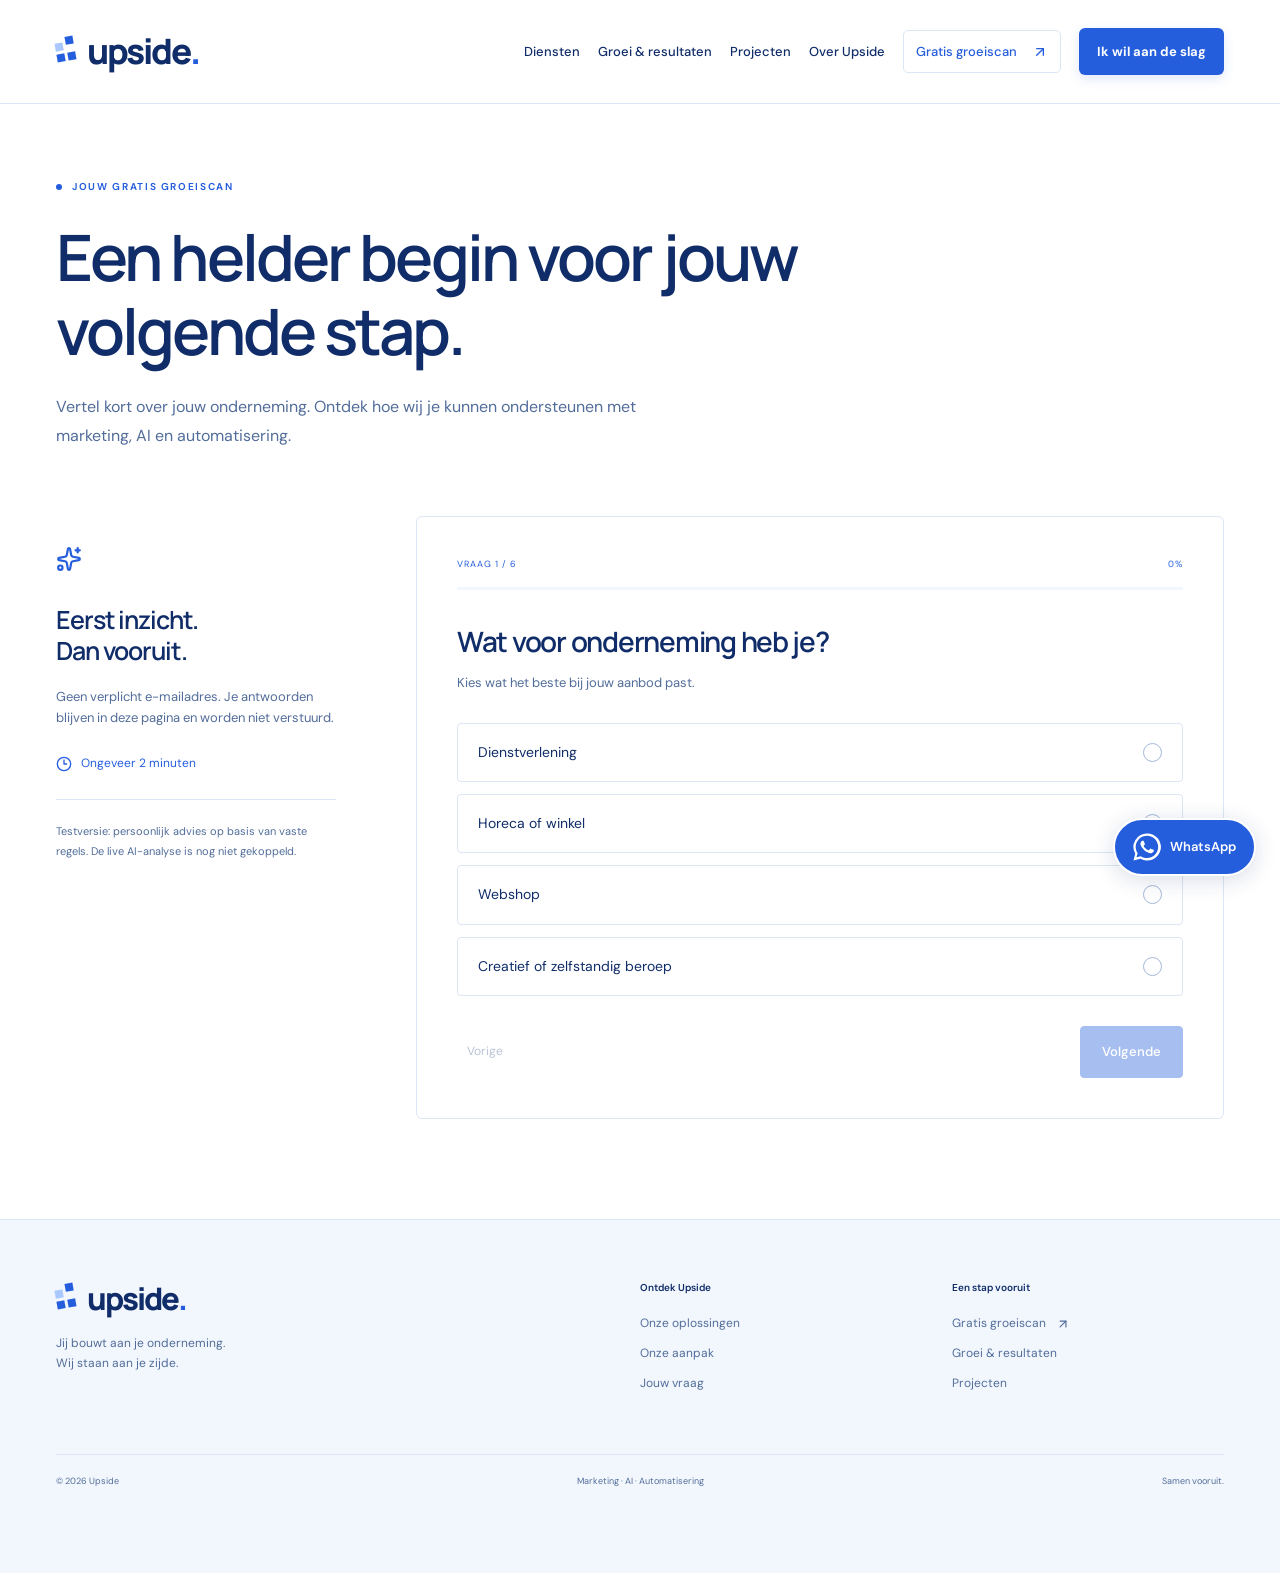
<file: groeiscan.html>
<!doctype html>
<html lang="nl-BE">
<head>
<meta charset="utf-8">
<meta name="viewport" content="width=device-width,initial-scale=1">
<meta name="description" content="Meer klanten. Minder repetitief werk. Slimmer groeien met marketing, AI en automatisering.">
<title>Upside — Groeiscan</title>
<link rel="icon" href="assets/favicon.svg" type="image/svg+xml">
<link rel="stylesheet" href="style.css?v=mobile-2">
<script src="script.js?v=contact-1" defer></script>
<link rel="stylesheet" href="contact-extra.css?v=2">
</head>
<body data-page="groeiscan">
<a href="#main" class="skip-link">Naar de inhoud</a>
<header class="header">
<div class="wrap header-inner"><a class="logo" href="index.html" aria-label="Upside home"><span class="brand-icon"><i></i><i></i><i></i><i></i></span>upside<span class="dot">.</span></a><button class="menu-button" aria-label="Menu openen" aria-expanded="false"><svg xmlns="http://www.w3.org/2000/svg" width="24" height="24" viewBox="0 0 24 24" fill="none" stroke="currentColor" stroke-width="2" stroke-linecap="round" stroke-linejoin="round" class="lucide lucide-menu" aria-hidden="true"><path d="M4 5h16"></path><path d="M4 12h16"></path><path d="M4 19h16"></path></svg></button>
<nav class="" aria-label="Hoofdnavigatie"><a href="diensten.html">Diensten</a><a href="resultaten.html">Groei &amp; resultaten</a><a href="projecten.html">Projecten</a><a href="over.html">Over Upside</a><a class="nav-scan" aria-current="page" href="groeiscan.html">Gratis groeiscan <svg xmlns="http://www.w3.org/2000/svg" width="16" height="16" viewBox="0 0 24 24" fill="none" stroke="currentColor" stroke-width="2" stroke-linecap="round" stroke-linejoin="round" class="lucide lucide-arrow-up-right" aria-hidden="true"><path d="M7 7h10v10"></path><path d="M7 17 17 7"></path></svg></a>
<a class="nav-apply" href="contact.html#lead-form">Ik wil aan de slag</a></nav>
</div>
</header>
<main id="main">
<div class="page-intro wrap">
<div class="eyebrow"><span></span>JOUW GRATIS GROEISCAN
</div>
<h1>Een helder begin voor jouw volgende stap.
</h1>
<p>Vertel kort over jouw onderneming. Ontdek hoe wij je kunnen ondersteunen met marketing, AI en automatisering.
</p>
</div>
<section class="wrap scan-layout">
<aside><svg xmlns="http://www.w3.org/2000/svg" width="26" height="26" viewBox="0 0 24 24" fill="none" stroke="currentColor" stroke-width="2" stroke-linecap="round" stroke-linejoin="round" class="lucide lucide-sparkles" aria-hidden="true"><path d="M11.017 2.814a1 1 0 0 1 1.966 0l1.051 5.558a2 2 0 0 0 1.594 1.594l5.558 1.051a1 1 0 0 1 0 1.966l-5.558 1.051a2 2 0 0 0-1.594 1.594l-1.051 5.558a1 1 0 0 1-1.966 0l-1.051-5.558a2 2 0 0 0-1.594-1.594l-5.558-1.051a1 1 0 0 1 0-1.966l5.558-1.051a2 2 0 0 0 1.594-1.594z"></path><path d="M20 2v4"></path><path d="M22 4h-4"></path><circle cx="4" cy="20" r="2"></circle></svg>
<h3>Eerst inzicht.<br/>Dan vooruit.
</h3>
<p>Geen verplicht e-mailadres. Je antwoorden blijven in deze pagina en worden niet verstuurd.
</p>
<div class="scan-meta"><svg xmlns="http://www.w3.org/2000/svg" width="16" height="16" viewBox="0 0 24 24" fill="none" stroke="currentColor" stroke-width="2" stroke-linecap="round" stroke-linejoin="round" class="lucide lucide-clock3 lucide-clock-3" aria-hidden="true"><circle cx="12" cy="12" r="10"></circle><path d="M12 6v6h4"></path></svg> Ongeveer 2 minuten
</div><small>Testversie: persoonlijk advies op basis van vaste regels. De live AI-analyse is nog niet gekoppeld.</small>
</aside>
<div class="scan-card">
<div class="step-line"><span>VRAAG 01 / 06</span><span>0%</span>
</div>
<div class="progress"><i style="width:0%"></i>
</div>
<h2>Wat voor onderneming heb je?
</h2>
<p>Kies wat het beste bij jouw aanbod past.
</p>
<div class="options"><button aria-pressed="false" class=""><span>Dienstverlening</span><span class="radio"></span></button><button aria-pressed="false" class=""><span>Horeca of winkel</span><span class="radio"></span></button><button aria-pressed="false" class=""><span>Webshop</span><span class="radio"></span></button><button aria-pressed="false" class=""><span>Creatief of zelfstandig beroep</span><span class="radio"></span></button>
</div>
<div class="scan-controls"><button class="quiet" disabled="">Vorige</button><button class="button" disabled="">Volgende<svg xmlns="http://www.w3.org/2000/svg" width="16" height="16" viewBox="0 0 24 24" fill="none" stroke="currentColor" stroke-width="2" stroke-linecap="round" stroke-linejoin="round" class="lucide lucide-arrow-right" aria-hidden="true"><path d="M5 12h14"></path><path d="m12 5 7 7-7 7"></path></svg></button>
</div>
</div>
</section>
</main>
<footer>
<div class="wrap footer-main">
<div><a class="logo" href="index.html" aria-label="Upside home"><span class="brand-icon"><i></i><i></i><i></i><i></i></span>upside<span class="dot">.</span></a>
<p>Jij bouwt aan je onderneming.<br/>Wij staan aan je zijde.
</p>
</div>
<div><span>Ontdek Upside</span><a href="diensten.html">Onze oplossingen</a><a href="over.html">Onze aanpak</a><a href="contact.html">Jouw vraag</a>
</div>
<div><span>Een stap vooruit</span><a href="groeiscan.html">Gratis groeiscan <svg xmlns="http://www.w3.org/2000/svg" width="14" height="14" viewBox="0 0 24 24" fill="none" stroke="currentColor" stroke-width="2" stroke-linecap="round" stroke-linejoin="round" class="lucide lucide-arrow-up-right" aria-hidden="true"><path d="M7 7h10v10"></path><path d="M7 17 17 7"></path></svg></a><a href="resultaten.html">Groei &amp; resultaten</a><a href="projecten.html">Projecten</a>
</div>
</div>
<div class="wrap footer-bottom"><span>© 2026 Upside</span><span>Marketing · AI · Automatisering</span><span>Samen vooruit.</span>
</div>
</footer>
<a class="whatsapp-float" href="https://wa.me/32472317830?text=Hallo%20Upside%2C%20ik%20wil%20graag%20mijn%20bedrijf%20laten%20groeien.%20Kunnen%20we%20even%20praten%3F" target="_blank" rel="noopener noreferrer" aria-label="Stuur Upside een bericht op WhatsApp"><svg viewBox="0 0 32 32" width="28" height="28" aria-hidden="true"><path fill="currentColor" d="M16 .5A15.4 15.4 0 0 0 2.6 23.6L.5 31.5l8.1-2.1A15.5 15.5 0 1 0 16 .5Zm0 28.2c-2.4 0-4.7-.7-6.7-1.9l-.5-.3-4.8 1.3 1.3-4.7-.3-.5A12.8 12.8 0 1 1 16 28.7Zm7-9.6c-.4-.2-2.3-1.1-2.6-1.2-.4-.1-.6-.2-.9.2-.2.4-1 1.2-1.2 1.4-.2.2-.5.3-.8.1-.4-.2-1.6-.6-3.1-1.9-1.1-1-1.9-2.2-2.1-2.6-.2-.4 0-.6.2-.8l.6-.7.4-.6c.1-.2.1-.5 0-.7l-1.2-2.8c-.3-.7-.6-.6-.9-.6h-.7c-.2 0-.6.1-.9.4-.3.4-1.3 1.3-1.3 3.1s1.4 3.6 1.6 3.8c.2.3 2.7 4.2 6.5 5.8.9.4 1.6.6 2.1.8.9.3 1.7.2 2.3.2.7-.1 2.3-.9 2.6-1.8.3-.9.3-1.7.2-1.8-.1-.2-.3-.3-.7-.5Z"/></svg><span>WhatsApp</span></a>
</body>
</html>
</file>
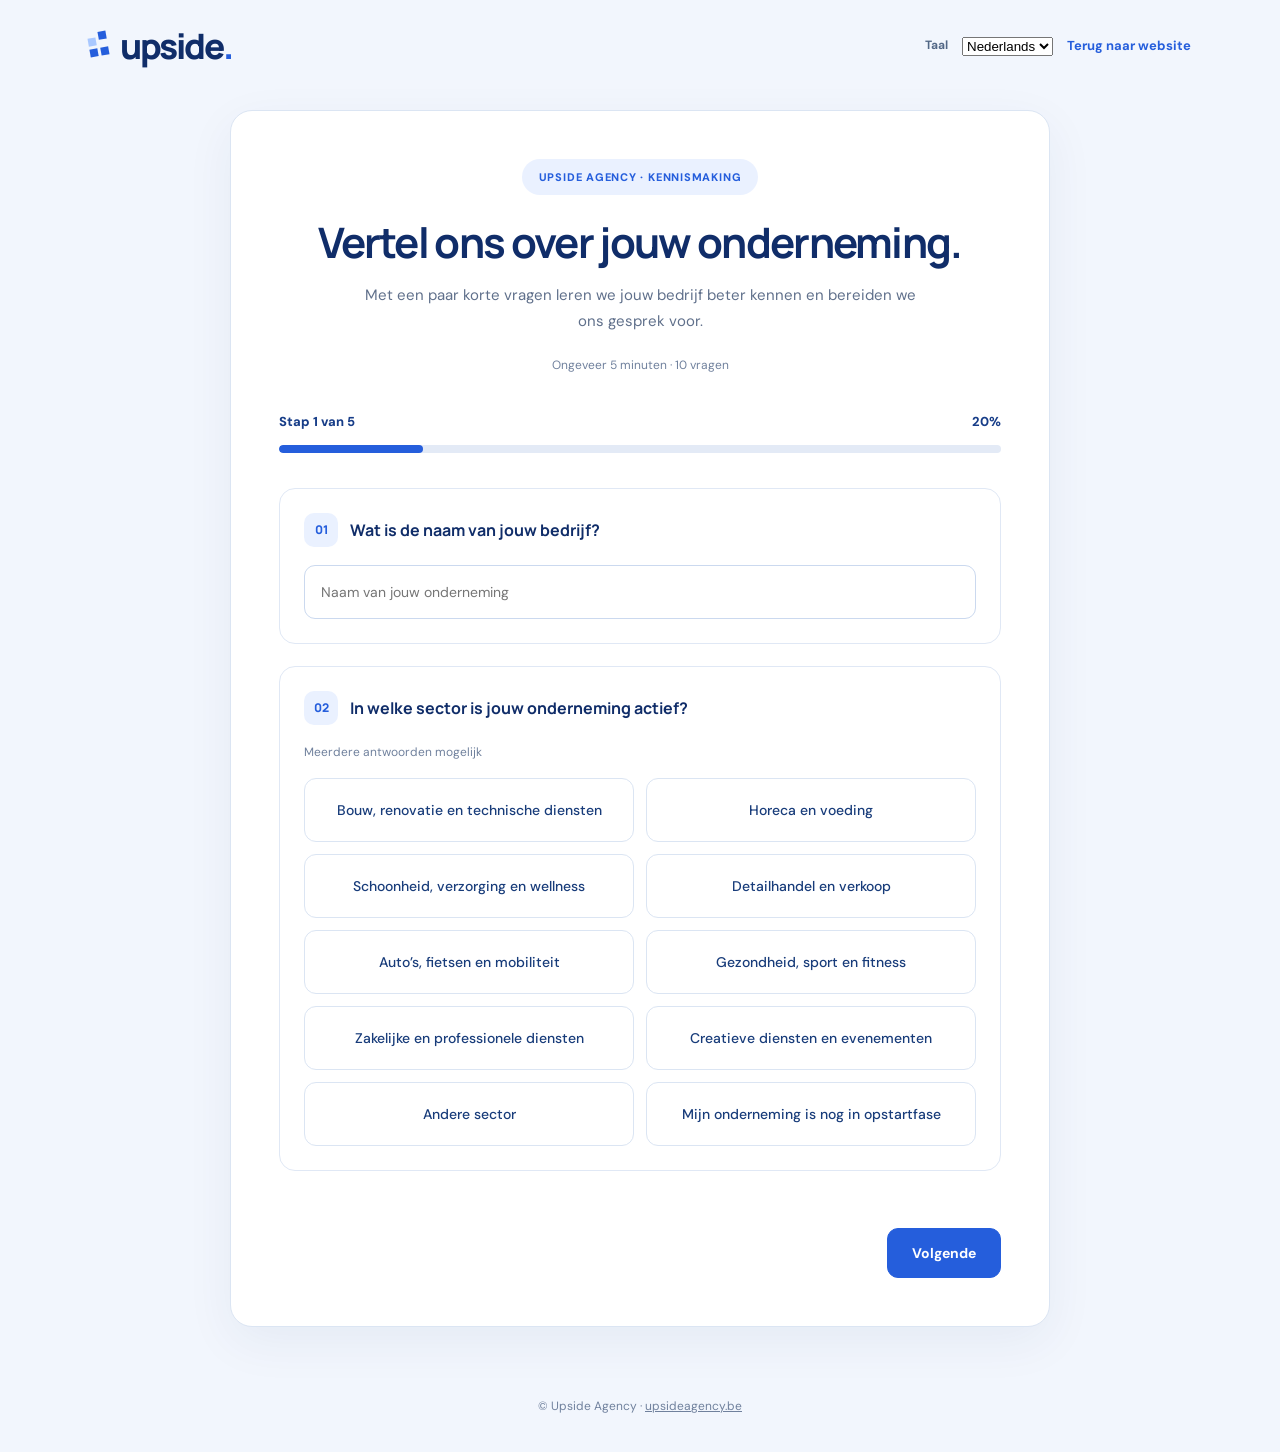
<file: kennismaking.html>
<!doctype html>
<html lang="nl">
<head>
  <meta charset="utf-8">
  <meta name="viewport" content="width=device-width, initial-scale=1">
  <meta name="robots" content="noindex,follow">
  <meta name="theme-color" content="#255edc">

  <title>Kennismaking | Upside Agency</title>

  <link rel="icon" href="/assets/favicon.svg">

  <link rel="preconnect" href="https://fonts.googleapis.com">
  <link rel="preconnect" href="https://fonts.gstatic.com" crossorigin>

  <link
    href="https://fonts.googleapis.com/css2?family=DM+Sans:wght@400;500;600;700&family=Manrope:wght@400;500;600;700;800&display=swap"
    rel="stylesheet"
  >

  <link rel="stylesheet" href="/kennismaking.css?v=7">
  <script src="/kennismaking.js?v=8" defer></script>
</head>

<body class="intake-page">

<header class="intake-header">

  <a class="intake-brand" href="/" aria-label="Upside Agency homepage">
    <span class="brand-icon" aria-hidden="true">
      <i></i><i></i><i></i><i></i>
    </span>
    upside<span class="dot">.</span>
  </a>

  <div class="intake-header-right">

    <label
      class="language-label"
      for="language"
      data-i18n="language"
    >
      Taal
    </label>

    <select id="language" aria-label="Kies taal">
      <option value="nl">Nederlands</option>
      <option value="fr">Français</option>
      <option value="en">English</option>
      <option value="tr">Türkçe</option>
      <option value="es">Español</option>
    </select>

    <a class="intake-home" href="/" data-i18n="home">
      Terug naar website
    </a>

  </div>
</header>


<main class="intake-main">

  <div class="intake-shell">

    <div class="intake-intro">
      <span class="intake-kicker" data-i18n="kicker">
        UPSIDE AGENCY · KENNISMAKING
      </span>

      <h1 data-i18n="heading">
        Vertel ons over jouw onderneming.
      </h1>

      <p data-i18n="intro">
        Met een paar korte vragen leren we jouw bedrijf beter kennen en bereiden we ons gesprek voor.
      </p>

      <span class="intake-duration" data-i18n="duration">
        Ongeveer 5 minuten · 10 vragen
      </span>
    </div>


    <div class="intake-progress">

      <div class="intake-progress-line">
        <span id="stepLabel">Stap 1 van 5</span>
        <span id="stepPercent">20%</span>
      </div>

      <div
        class="intake-track"
        id="progress"
        role="progressbar"
        aria-label="Voortgang"
        aria-valuemin="0"
        aria-valuemax="100"
        aria-valuenow="20"
      >
        <div id="progressFill"></div>
      </div>

    </div>


    <form id="intake" novalidate>

      <!-- STAP 1 -->

      <section class="intake-step" data-step="0">

        <div class="intake-question">

          <label class="intake-question-title" for="company">
            <span class="intake-number">01</span>
            <span data-i18n="q1">
              Wat is de naam van jouw bedrijf?
            </span>
          </label>

          <input
            class="intake-textinput"
            id="company"
            name="company"
            type="text"
            maxlength="120"
            autocomplete="organization"
            required
            data-placeholder="companyPlaceholder"
            placeholder="Naam van jouw onderneming"
          >

        </div>


        <fieldset class="intake-question" data-multi="activities">

          <legend>
            <span class="intake-number">02</span>
            <span data-i18n="q2">
              In welke sector is jouw onderneming actief?
            </span>
          </legend>

          <p class="intake-hint" data-i18n="multiple">
            Meerdere antwoorden mogelijk
          </p>

          <div class="intake-options"></div>

        </fieldset>

      </section>


      <!-- STAP 2 -->

      <section class="intake-step" data-step="1" hidden>

        <fieldset class="intake-question">

          <legend>
            <span class="intake-number">03</span>
            <span data-i18n="q3">
              Wie zijn jouw belangrijkste klanten?
            </span>
          </legend>

          <div class="intake-options" data-single="clients"></div>

        </fieldset>


        <fieldset class="intake-question" data-multi="existing">

          <legend>
            <span class="intake-number">04</span>
            <span data-i18n="q4">
              Wat heeft jouw bedrijf momenteel al?
            </span>
          </legend>

          <p class="intake-hint" data-i18n="multiple">
            Meerdere antwoorden mogelijk
          </p>

          <div class="intake-options"></div>

        </fieldset>

      </section>


      <!-- STAP 3 -->

      <section class="intake-step" data-step="2" hidden>

        <fieldset class="intake-question" data-multi="acquisition">

          <legend>
            <span class="intake-number">05</span>
            <span data-i18n="q5">
              Hoe vinden nieuwe klanten jouw bedrijf?
            </span>
          </legend>

          <p class="intake-hint" data-i18n="multiple">
            Meerdere antwoorden mogelijk
          </p>

          <div class="intake-options"></div>

        </fieldset>


        <fieldset class="intake-question" data-multi="services">

          <legend>
            <span class="intake-number">06</span>
            <span data-i18n="q6">
              Bij welke diensten zou jouw bedrijf ondersteuning kunnen gebruiken?
            </span>
          </legend>

          <p class="intake-hint" data-i18n="multipleOptional">
            Meerdere antwoorden mogelijk. Je hoeft nog niets definitief te kiezen.
          </p>

          <div class="intake-options"></div>

        </fieldset>

      </section>


      <!-- STAP 4 -->

      <section class="intake-step" data-step="3" hidden>

        <fieldset class="intake-question">

          <legend>
            <span class="intake-number">07</span>
            <span data-i18n="q7">
              Wat is momenteel de grootste uitdaging voor jouw bedrijf?
            </span>
          </legend>

          <div class="intake-options" data-single="challenge"></div>

        </fieldset>


        <fieldset class="intake-question">

          <legend>
            <span class="intake-number">08</span>
            <span data-i18n="q8">
              Heb je al foto's of ander beeldmateriaal van jouw onderneming, producten of diensten?
            </span>
          </legend>

          <div class="intake-options" data-single="photos"></div>

        </fieldset>

      </section>


      <!-- STAP 5 -->

      <section class="intake-step" data-step="4" hidden>

        <fieldset class="intake-question">

          <legend>
            <span class="intake-number">09</span>
            <span data-i18n="q9">
              Heb je al een budget voorzien voor marketing en online zichtbaarheid?
            </span>
          </legend>

          <div class="intake-options" data-single="budget"></div>

        </fieldset>


        <div class="intake-question">

          <label class="intake-question-title" for="notes">
            <span class="intake-number">10</span>
            <span data-i18n="q10">
              Is er nog iets dat je graag wilt bespreken?
            </span>
          </label>

          <textarea
            class="intake-textinput"
            id="notes"
            name="notes"
            maxlength="2000"
            rows="4"
            data-placeholder="optional"
            placeholder="Optioneel"
          ></textarea>

        </div>


        <div class="intake-consent">

          <label>

            <input type="checkbox" id="consent" required>

            <span>

              <span data-i18n="consent">
                Ik ga ermee akkoord dat Upside Agency mijn antwoorden gebruikt om het kennismakingsgesprek voor te bereiden.
              </span>

              <a
                href="/privacy.html"
                target="_blank"
                rel="noopener noreferrer"
                data-i18n="privacy"
              >
                Privacyinformatie
              </a>

            </span>

          </label>

        </div>


        <p class="intake-footnote" data-i18n="footnote">
          Je gegevens worden niet gebruikt voor nieuwsbrieven zonder aparte toestemming.
        </p>

      </section>


      <p
        id="feedback"
        class="intake-feedback"
        role="status"
        aria-live="polite"
      ></p>


      <div class="intake-actions">

        <button
          type="button"
          id="prev"
          class="intake-btn intake-btn-back"
          data-i18n="previous"
          hidden
        >
          Vorige
        </button>

        <button
          type="button"
          id="next"
          class="intake-btn intake-btn-next"
          data-i18n="next"
        >
          Volgende
        </button>

        <button
          type="submit"
          id="submit"
          class="intake-btn intake-btn-next"
          data-i18n="send"
          hidden
        >
          Antwoorden versturen
        </button>

      </div>

    </form>


    <div id="success" class="intake-success" hidden>

      <h2 data-i18n="successTitle">
        Bedankt voor het invullen!
      </h2>

      <p data-i18n="successText">
        Je antwoorden zijn ontvangen en worden meegenomen naar ons gesprek.
      </p>

      <a href="/" data-i18n="home">
        Terug naar website
      </a>

    </div>

  </div>

</main>


<footer class="intake-footer">
  © Upside Agency ·
  <a href="/">upsideagency.be</a>
</footer>

</body>
</html>
</file>
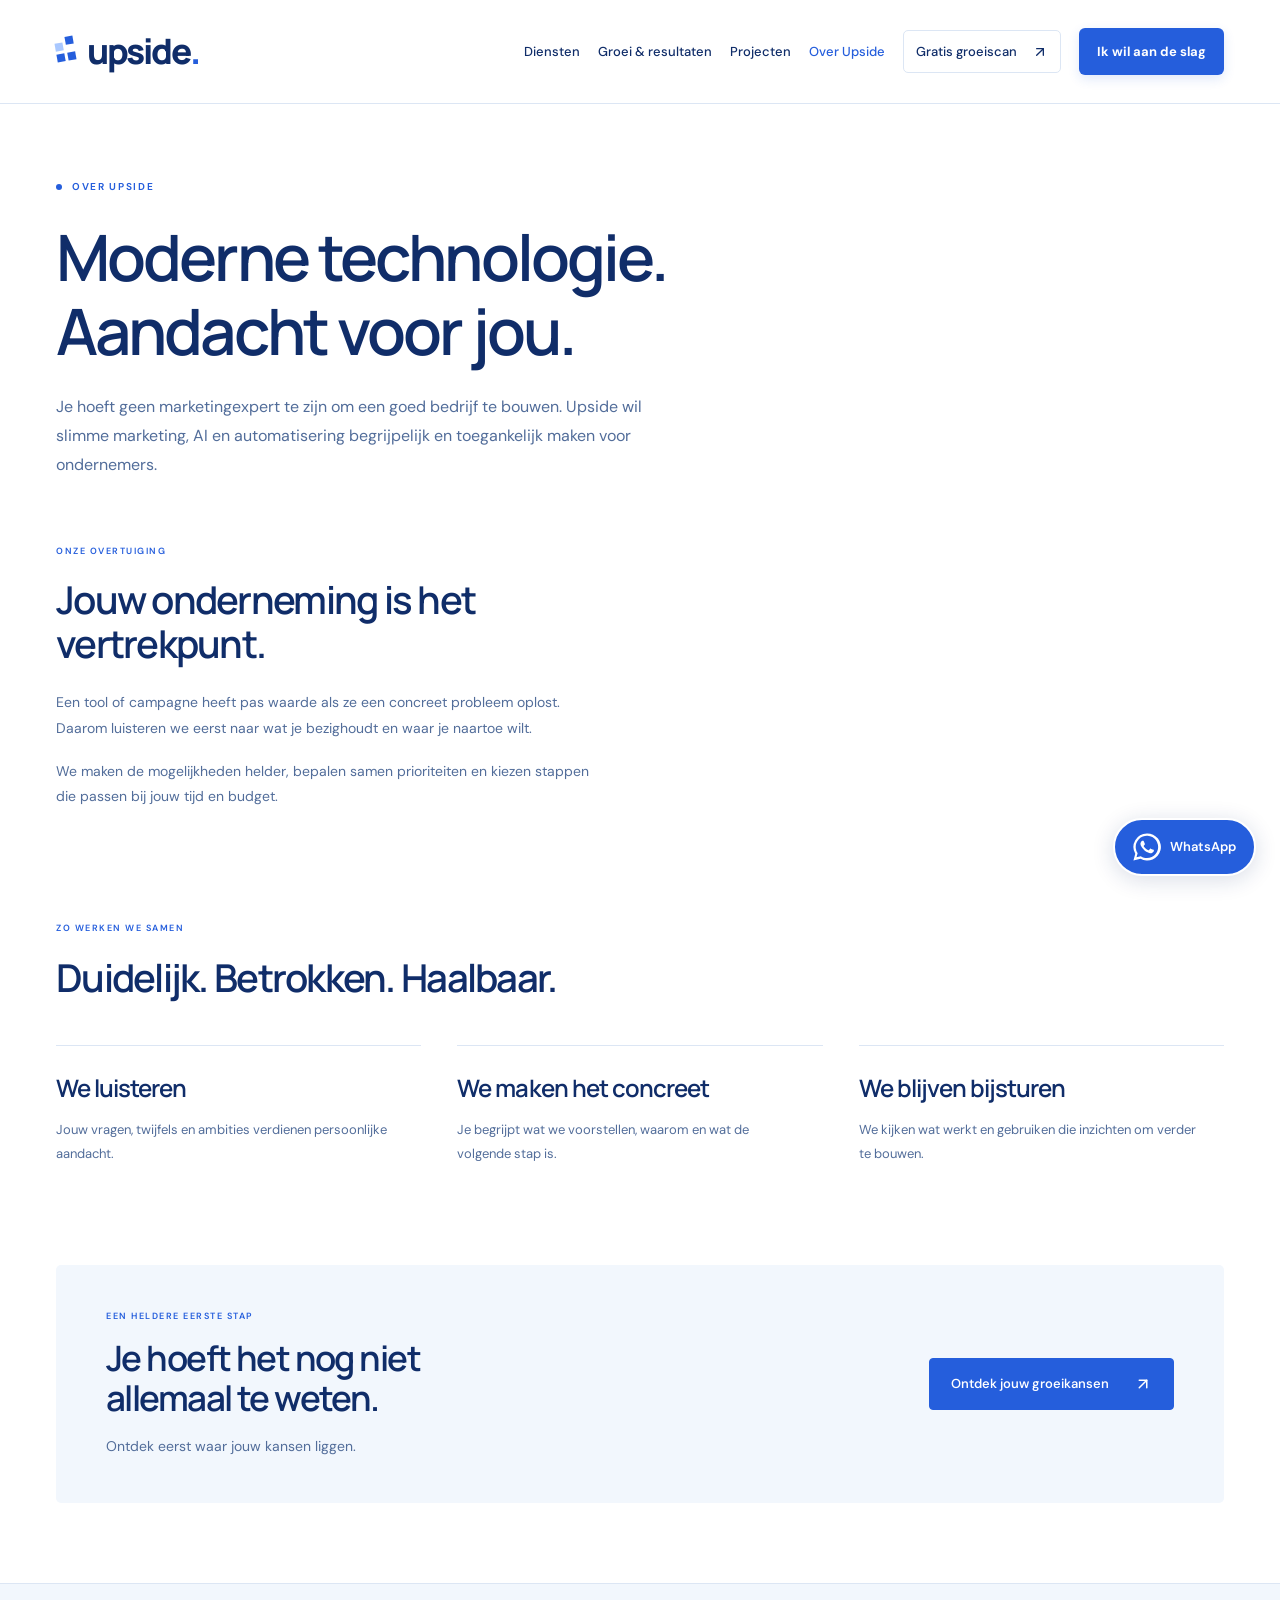
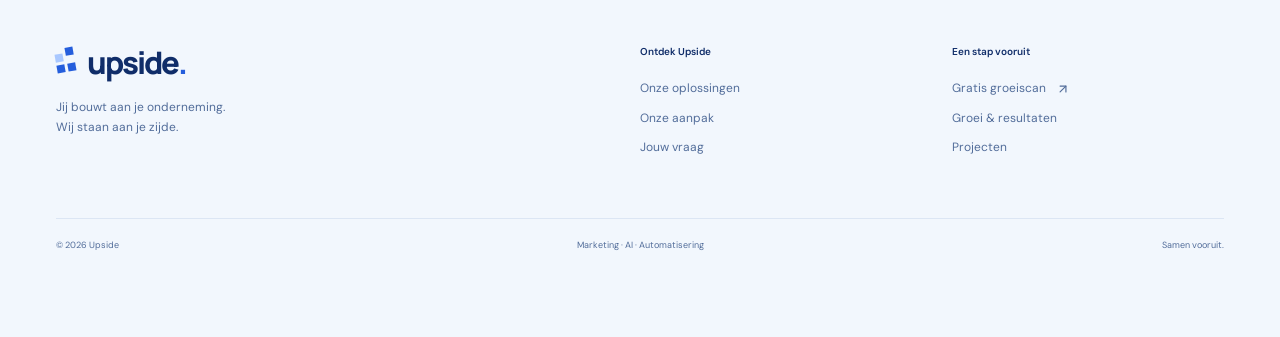
<file: over.html>
<!doctype html>
<html lang="nl-BE">
<head>
<meta charset="utf-8">
<meta name="viewport" content="width=device-width,initial-scale=1">
<meta name="description" content="Meer klanten. Minder repetitief werk. Slimmer groeien met marketing, AI en automatisering.">
<title>Upside — Over</title>
<link rel="icon" href="assets/favicon.svg" type="image/svg+xml">
<link rel="stylesheet" href="style.css?v=mobile-2">
<script src="script.js?v=contact-1" defer></script>
<link rel="stylesheet" href="contact-extra.css?v=2">
</head>
<body data-page="over">
<a href="#main" class="skip-link">Naar de inhoud</a>
<header class="header">
<div class="wrap header-inner"><a class="logo" href="index.html" aria-label="Upside home"><span class="brand-icon"><i></i><i></i><i></i><i></i></span>upside<span class="dot">.</span></a><button class="menu-button" aria-label="Menu openen" aria-expanded="false"><svg xmlns="http://www.w3.org/2000/svg" width="24" height="24" viewBox="0 0 24 24" fill="none" stroke="currentColor" stroke-width="2" stroke-linecap="round" stroke-linejoin="round" class="lucide lucide-menu" aria-hidden="true"><path d="M4 5h16"></path><path d="M4 12h16"></path><path d="M4 19h16"></path></svg></button>
<nav class="" aria-label="Hoofdnavigatie"><a href="diensten.html">Diensten</a><a href="resultaten.html">Groei &amp; resultaten</a><a href="projecten.html">Projecten</a><a href="over.html" aria-current="page">Over Upside</a><a class="nav-scan" href="groeiscan.html">Gratis groeiscan <svg xmlns="http://www.w3.org/2000/svg" width="16" height="16" viewBox="0 0 24 24" fill="none" stroke="currentColor" stroke-width="2" stroke-linecap="round" stroke-linejoin="round" class="lucide lucide-arrow-up-right" aria-hidden="true"><path d="M7 7h10v10"></path><path d="M7 17 17 7"></path></svg></a>
<a class="nav-apply" href="contact.html#lead-form">Ik wil aan de slag</a></nav>
</div>
</header>
<main id="main">
<div class="page-intro wrap">
<div class="eyebrow"><span></span>OVER UPSIDE
</div>
<h1>Moderne technologie. Aandacht voor jou.
</h1>
<p>Je hoeft geen marketingexpert te zijn om een goed bedrijf te bouwen. Upside wil slimme marketing, AI en automatisering begrijpelijk en toegankelijk maken voor ondernemers.
</p>
</div>
<section class="approach wrap about-block">
</div>
<div class="approach-copy">
<p class="section-label">ONZE OVERTUIGING
</p>
<h2>Jouw onderneming is het vertrekpunt.
</h2>
<p>Een tool of campagne heeft pas waarde als ze een concreet probleem oplost. Daarom luisteren we eerst naar wat je bezighoudt en waar je naartoe wilt.
</p>
<p>We maken de mogelijkheden helder, bepalen samen prioriteiten en kiezen stappen die passen bij jouw tijd en budget.
</p>
</div>
</section>
<section class="wrap section">
<div class="section-head">
<div>
<p class="section-label">ZO WERKEN WE SAMEN
</p>
<h2>Duidelijk. Betrokken. Haalbaar.
</h2>
</div>
</div>
<div class="service-grid">
<article class="service">
<h3>We luisteren
</h3>
<p>Jouw vragen, twijfels en ambities verdienen persoonlijke aandacht.
</p>
</article>
<article class="service">
<h3>We maken het concreet
</h3>
<p>Je begrijpt wat we voorstellen, waarom en wat de volgende stap is.
</p>
</article>
<article class="service">
<h3>We blijven bijsturen
</h3>
<p>We kijken wat werkt en gebruiken die inzichten om verder te bouwen.
</p>
</article>
</div>
</section>
<section class="banner wrap">
<div>
<p class="section-label">EEN HELDERE EERSTE STAP
</p>
<h2>Je hoeft het nog niet<br/>allemaal te weten.
</h2>
<p>Ontdek eerst waar jouw kansen liggen.
</p>
</div><a class="button " href="groeiscan.html">Ontdek jouw groeikansen<svg xmlns="http://www.w3.org/2000/svg" width="18" height="18" viewBox="0 0 24 24" fill="none" stroke="currentColor" stroke-width="2" stroke-linecap="round" stroke-linejoin="round" class="lucide lucide-arrow-up-right" aria-hidden="true"><path d="M7 7h10v10"></path><path d="M7 17 17 7"></path></svg></a>
</section>
</main>
<footer>
<div class="wrap footer-main">
<div><a class="logo" href="index.html" aria-label="Upside home"><span class="brand-icon"><i></i><i></i><i></i><i></i></span>upside<span class="dot">.</span></a>
<p>Jij bouwt aan je onderneming.<br/>Wij staan aan je zijde.
</p>
</div>
<div><span>Ontdek Upside</span><a href="diensten.html">Onze oplossingen</a><a href="over.html">Onze aanpak</a><a href="contact.html">Jouw vraag</a>
</div>
<div><span>Een stap vooruit</span><a href="groeiscan.html">Gratis groeiscan <svg xmlns="http://www.w3.org/2000/svg" width="14" height="14" viewBox="0 0 24 24" fill="none" stroke="currentColor" stroke-width="2" stroke-linecap="round" stroke-linejoin="round" class="lucide lucide-arrow-up-right" aria-hidden="true"><path d="M7 7h10v10"></path><path d="M7 17 17 7"></path></svg></a><a href="resultaten.html">Groei &amp; resultaten</a><a href="projecten.html">Projecten</a>
</div>
</div>
<div class="wrap footer-bottom"><span>© 2026 Upside</span><span>Marketing · AI · Automatisering</span><span>Samen vooruit.</span>
</div>
</footer>
<a class="whatsapp-float" href="https://wa.me/32472317830?text=Hallo%20Upside%2C%20ik%20wil%20graag%20mijn%20bedrijf%20laten%20groeien.%20Kunnen%20we%20even%20praten%3F" target="_blank" rel="noopener noreferrer" aria-label="Stuur Upside een bericht op WhatsApp"><svg viewBox="0 0 32 32" width="28" height="28" aria-hidden="true"><path fill="currentColor" d="M16 .5A15.4 15.4 0 0 0 2.6 23.6L.5 31.5l8.1-2.1A15.5 15.5 0 1 0 16 .5Zm0 28.2c-2.4 0-4.7-.7-6.7-1.9l-.5-.3-4.8 1.3 1.3-4.7-.3-.5A12.8 12.8 0 1 1 16 28.7Zm7-9.6c-.4-.2-2.3-1.1-2.6-1.2-.4-.1-.6-.2-.9.2-.2.4-1 1.2-1.2 1.4-.2.2-.5.3-.8.1-.4-.2-1.6-.6-3.1-1.9-1.1-1-1.9-2.2-2.1-2.6-.2-.4 0-.6.2-.8l.6-.7.4-.6c.1-.2.1-.5 0-.7l-1.2-2.8c-.3-.7-.6-.6-.9-.6h-.7c-.2 0-.6.1-.9.4-.3.4-1.3 1.3-1.3 3.1s1.4 3.6 1.6 3.8c.2.3 2.7 4.2 6.5 5.8.9.4 1.6.6 2.1.8.9.3 1.7.2 2.3.2.7-.1 2.3-.9 2.6-1.8.3-.9.3-1.7.2-1.8-.1-.2-.3-.3-.7-.5Z"/></svg><span>WhatsApp</span></a>
</body>
</html>
</file>
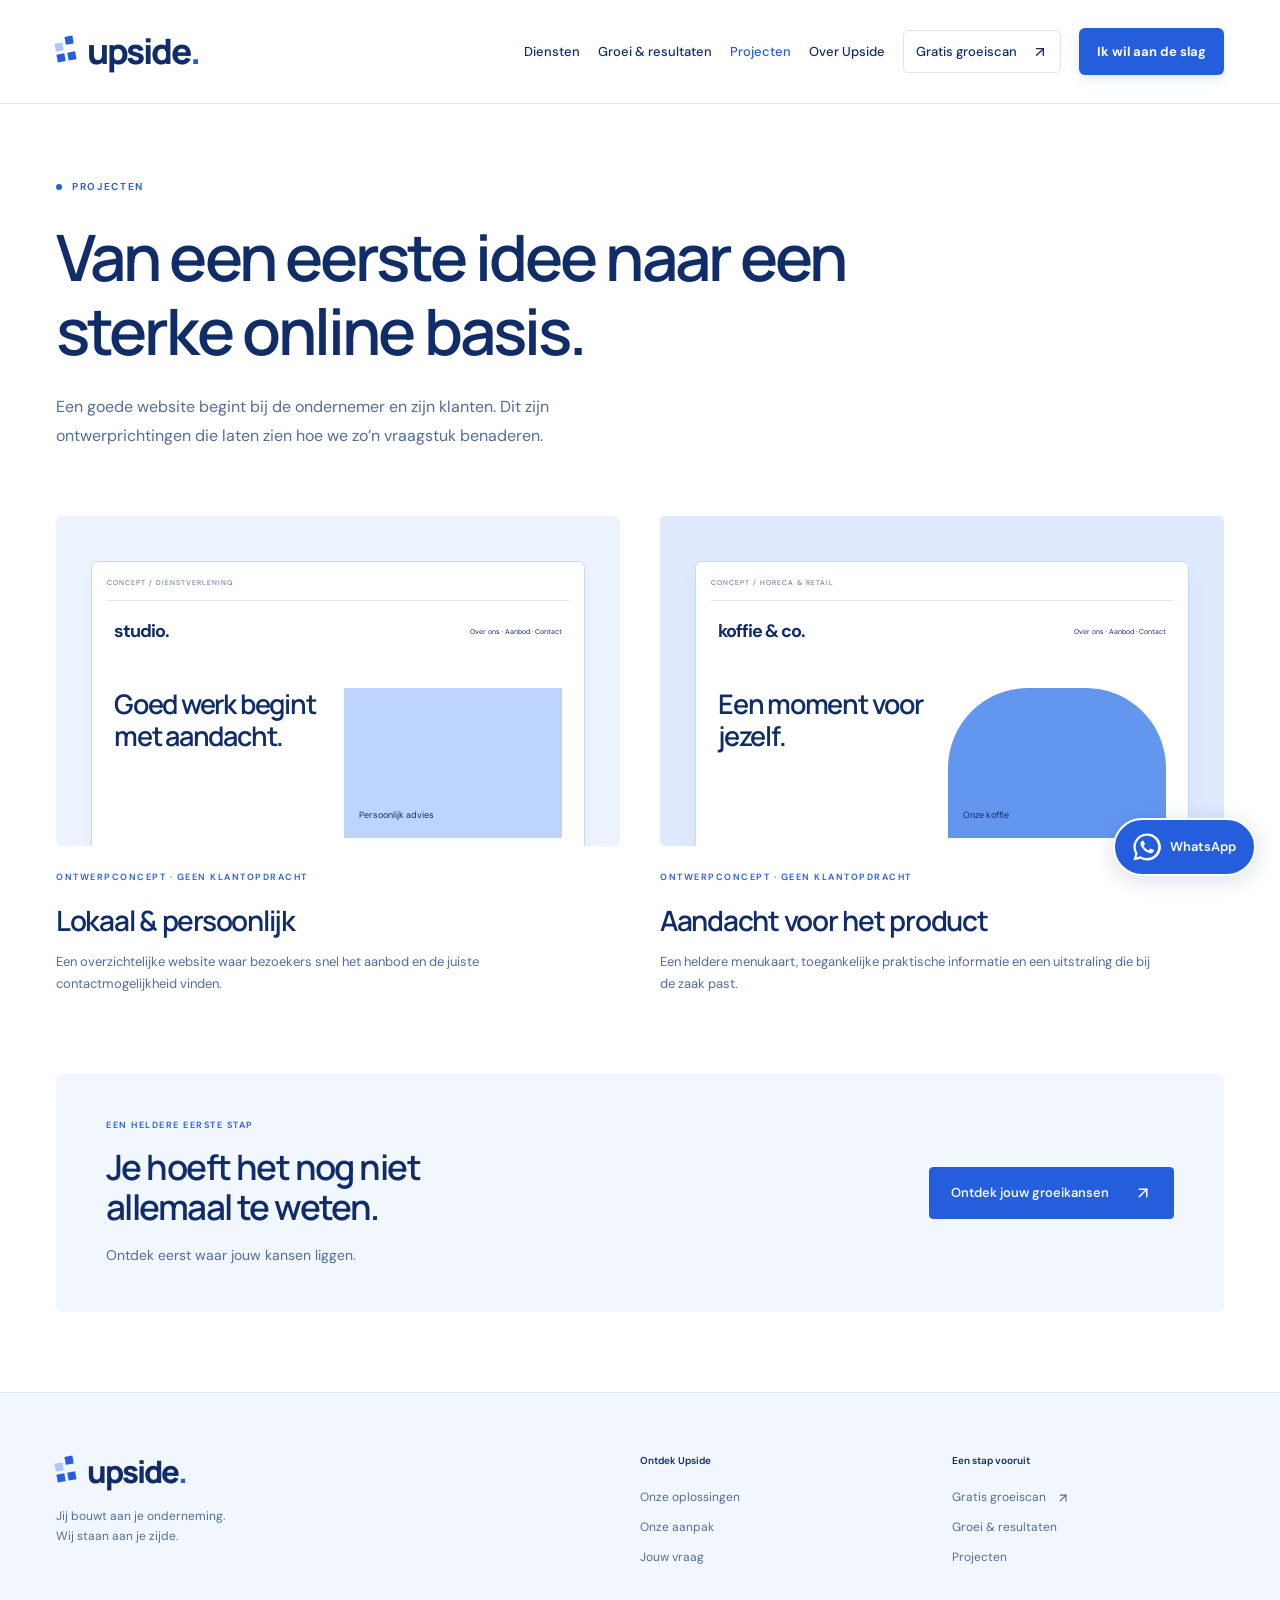
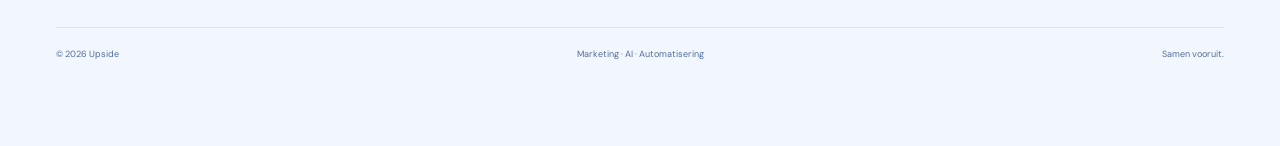
<file: projecten.html>
<!doctype html>
<html lang="nl-BE">
<head>
<meta charset="utf-8">
<meta name="viewport" content="width=device-width,initial-scale=1">
<meta name="description" content="Meer klanten. Minder repetitief werk. Slimmer groeien met marketing, AI en automatisering.">
<title>Upside — Projecten</title>
<link rel="icon" href="assets/favicon.svg" type="image/svg+xml">
<link rel="stylesheet" href="style.css?v=mobile-2">
<script src="script.js?v=contact-1" defer></script>
<link rel="stylesheet" href="contact-extra.css?v=2">
</head>
<body data-page="projecten">
<a href="#main" class="skip-link">Naar de inhoud</a>
<header class="header">
<div class="wrap header-inner"><a class="logo" href="index.html" aria-label="Upside home"><span class="brand-icon"><i></i><i></i><i></i><i></i></span>upside<span class="dot">.</span></a><button class="menu-button" aria-label="Menu openen" aria-expanded="false"><svg xmlns="http://www.w3.org/2000/svg" width="24" height="24" viewBox="0 0 24 24" fill="none" stroke="currentColor" stroke-width="2" stroke-linecap="round" stroke-linejoin="round" class="lucide lucide-menu" aria-hidden="true"><path d="M4 5h16"></path><path d="M4 12h16"></path><path d="M4 19h16"></path></svg></button>
<nav class="" aria-label="Hoofdnavigatie"><a href="diensten.html">Diensten</a><a href="resultaten.html">Groei &amp; resultaten</a><a href="projecten.html" aria-current="page">Projecten</a><a href="over.html">Over Upside</a><a class="nav-scan" href="groeiscan.html">Gratis groeiscan <svg xmlns="http://www.w3.org/2000/svg" width="16" height="16" viewBox="0 0 24 24" fill="none" stroke="currentColor" stroke-width="2" stroke-linecap="round" stroke-linejoin="round" class="lucide lucide-arrow-up-right" aria-hidden="true"><path d="M7 7h10v10"></path><path d="M7 17 17 7"></path></svg></a>
<a class="nav-apply" href="contact.html#lead-form">Ik wil aan de slag</a></nav>
</div>
</header>
<main id="main">
<div class="page-intro wrap">
<div class="eyebrow"><span></span>PROJECTEN
</div>
<h1>Van een eerste idee naar een sterke online basis.
</h1>
<p>Een goede website begint bij de ondernemer en zijn klanten. Dit zijn ontwerprichtingen die laten zien hoe we zo’n vraagstuk benaderen.
</p>
</div>
<div class="wrap projects">
<article class="project">
<div class="project-art art-0">
<div class="mock-browser"><span>CONCEPT / DIENSTVERLENING</span>
<div class="mock-nav"><b>studio.</b><span>Over ons · Aanbod · Contact</span>
</div>
<div class="mock-body">
<h3>Goed werk begint met aandacht.
</h3>
<div class="mock-block"><span>Persoonlijk advies</span>
</div>
</div>
</div>
</div>
<p class="section-label">ONTWERPCONCEPT · GEEN KLANTOPDRACHT
</p>
<h2>Lokaal &amp; persoonlijk
</h2>
<p>Een overzichtelijke website waar bezoekers snel het aanbod en de juiste contactmogelijkheid vinden.
</p>
</article>
<article class="project">
<div class="project-art art-1">
<div class="mock-browser"><span>CONCEPT / HORECA &amp; RETAIL</span>
<div class="mock-nav"><b>koffie &amp; co.</b><span>Over ons · Aanbod · Contact</span>
</div>
<div class="mock-body">
<h3>Een moment voor jezelf.
</h3>
<div class="mock-block"><span>Onze koffie</span>
</div>
</div>
</div>
</div>
<p class="section-label">ONTWERPCONCEPT · GEEN KLANTOPDRACHT
</p>
<h2>Aandacht voor het product
</h2>
<p>Een heldere menukaart, toegankelijke praktische informatie en een uitstraling die bij de zaak past.
</p>
</article>
</div>
<section class="banner wrap">
<div>
<p class="section-label">EEN HELDERE EERSTE STAP
</p>
<h2>Je hoeft het nog niet<br/>allemaal te weten.
</h2>
<p>Ontdek eerst waar jouw kansen liggen.
</p>
</div><a class="button " href="groeiscan.html">Ontdek jouw groeikansen<svg xmlns="http://www.w3.org/2000/svg" width="18" height="18" viewBox="0 0 24 24" fill="none" stroke="currentColor" stroke-width="2" stroke-linecap="round" stroke-linejoin="round" class="lucide lucide-arrow-up-right" aria-hidden="true"><path d="M7 7h10v10"></path><path d="M7 17 17 7"></path></svg></a>
</section>
</main>
<footer>
<div class="wrap footer-main">
<div><a class="logo" href="index.html" aria-label="Upside home"><span class="brand-icon"><i></i><i></i><i></i><i></i></span>upside<span class="dot">.</span></a>
<p>Jij bouwt aan je onderneming.<br/>Wij staan aan je zijde.
</p>
</div>
<div><span>Ontdek Upside</span><a href="diensten.html">Onze oplossingen</a><a href="over.html">Onze aanpak</a><a href="contact.html">Jouw vraag</a>
</div>
<div><span>Een stap vooruit</span><a href="groeiscan.html">Gratis groeiscan <svg xmlns="http://www.w3.org/2000/svg" width="14" height="14" viewBox="0 0 24 24" fill="none" stroke="currentColor" stroke-width="2" stroke-linecap="round" stroke-linejoin="round" class="lucide lucide-arrow-up-right" aria-hidden="true"><path d="M7 7h10v10"></path><path d="M7 17 17 7"></path></svg></a><a href="resultaten.html">Groei &amp; resultaten</a><a href="projecten.html">Projecten</a>
</div>
</div>
<div class="wrap footer-bottom"><span>© 2026 Upside</span><span>Marketing · AI · Automatisering</span><span>Samen vooruit.</span>
</div>
</footer>
<a class="whatsapp-float" href="https://wa.me/32472317830?text=Hallo%20Upside%2C%20ik%20wil%20graag%20mijn%20bedrijf%20laten%20groeien.%20Kunnen%20we%20even%20praten%3F" target="_blank" rel="noopener noreferrer" aria-label="Stuur Upside een bericht op WhatsApp"><svg viewBox="0 0 32 32" width="28" height="28" aria-hidden="true"><path fill="currentColor" d="M16 .5A15.4 15.4 0 0 0 2.6 23.6L.5 31.5l8.1-2.1A15.5 15.5 0 1 0 16 .5Zm0 28.2c-2.4 0-4.7-.7-6.7-1.9l-.5-.3-4.8 1.3 1.3-4.7-.3-.5A12.8 12.8 0 1 1 16 28.7Zm7-9.6c-.4-.2-2.3-1.1-2.6-1.2-.4-.1-.6-.2-.9.2-.2.4-1 1.2-1.2 1.4-.2.2-.5.3-.8.1-.4-.2-1.6-.6-3.1-1.9-1.1-1-1.9-2.2-2.1-2.6-.2-.4 0-.6.2-.8l.6-.7.4-.6c.1-.2.1-.5 0-.7l-1.2-2.8c-.3-.7-.6-.6-.9-.6h-.7c-.2 0-.6.1-.9.4-.3.4-1.3 1.3-1.3 3.1s1.4 3.6 1.6 3.8c.2.3 2.7 4.2 6.5 5.8.9.4 1.6.6 2.1.8.9.3 1.7.2 2.3.2.7-.1 2.3-.9 2.6-1.8.3-.9.3-1.7.2-1.8-.1-.2-.3-.3-.7-.5Z"/></svg><span>WhatsApp</span></a>
</body>
</html>
</file>
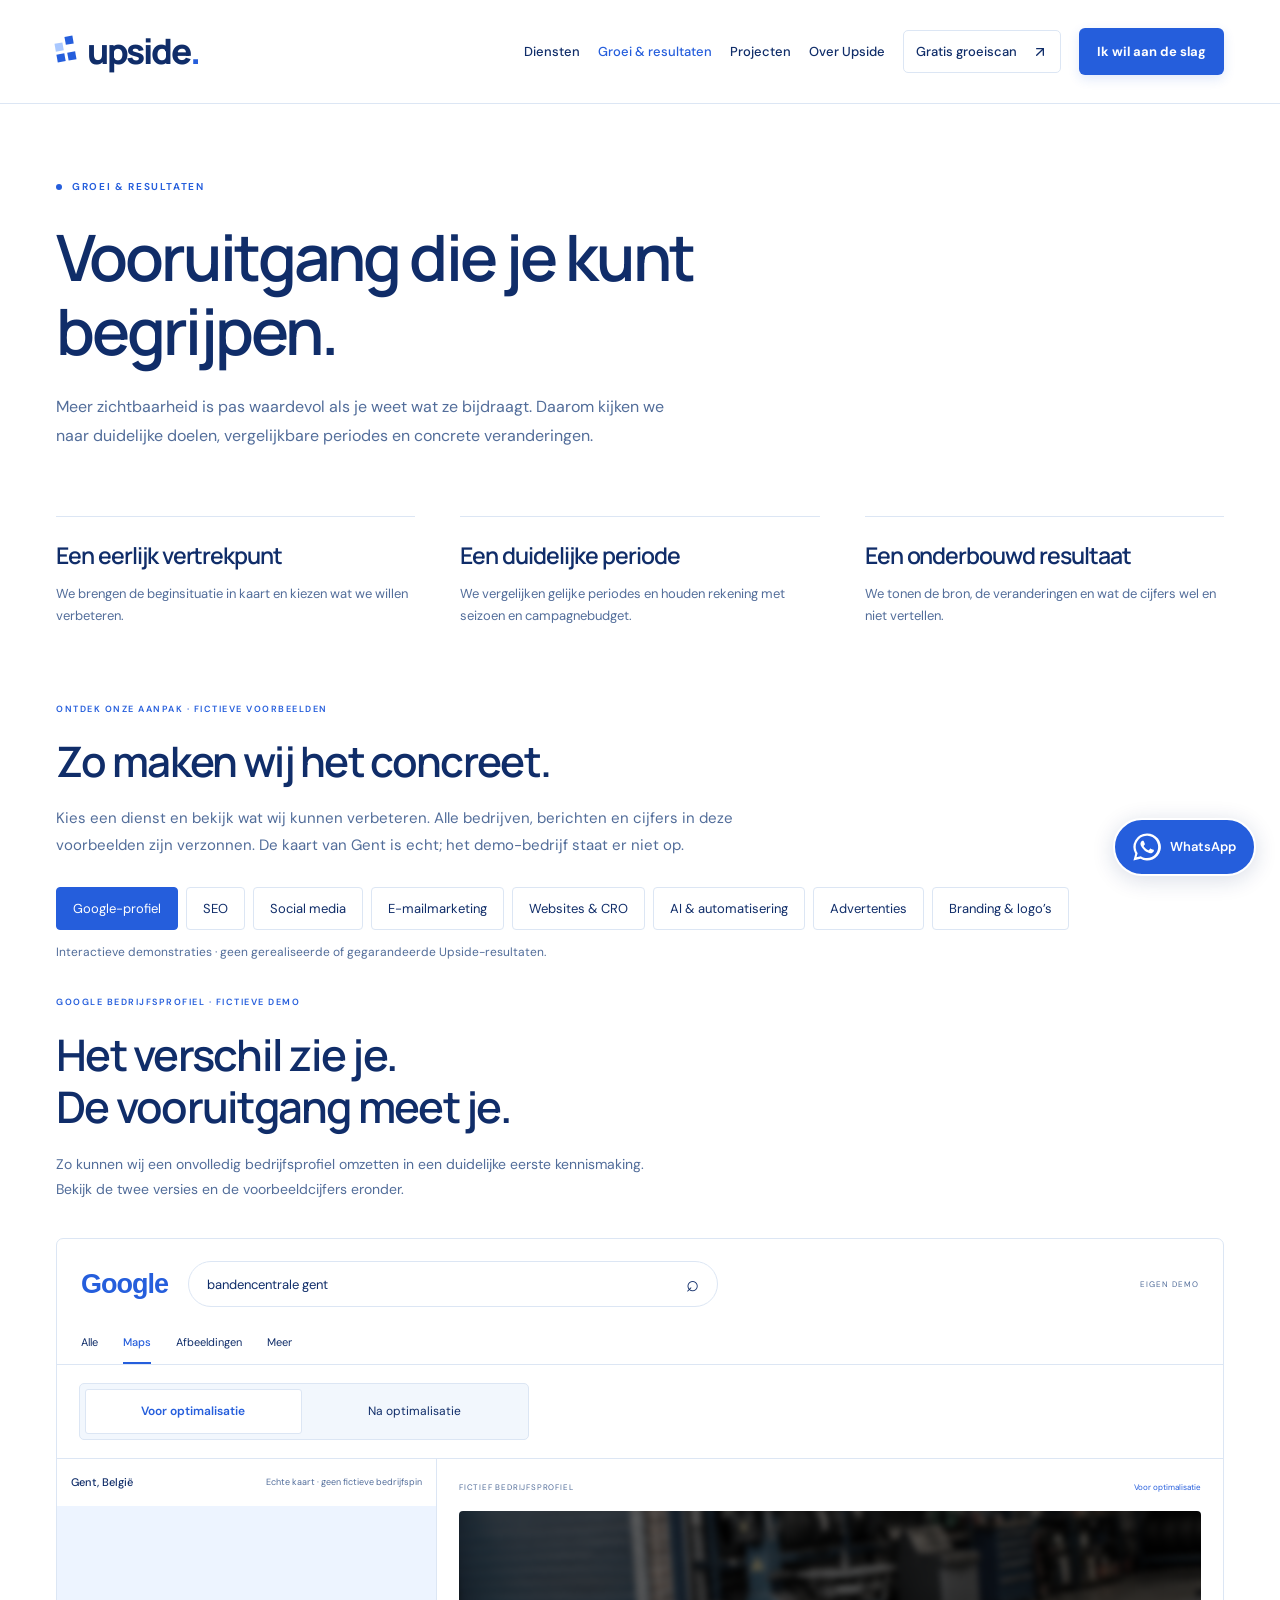
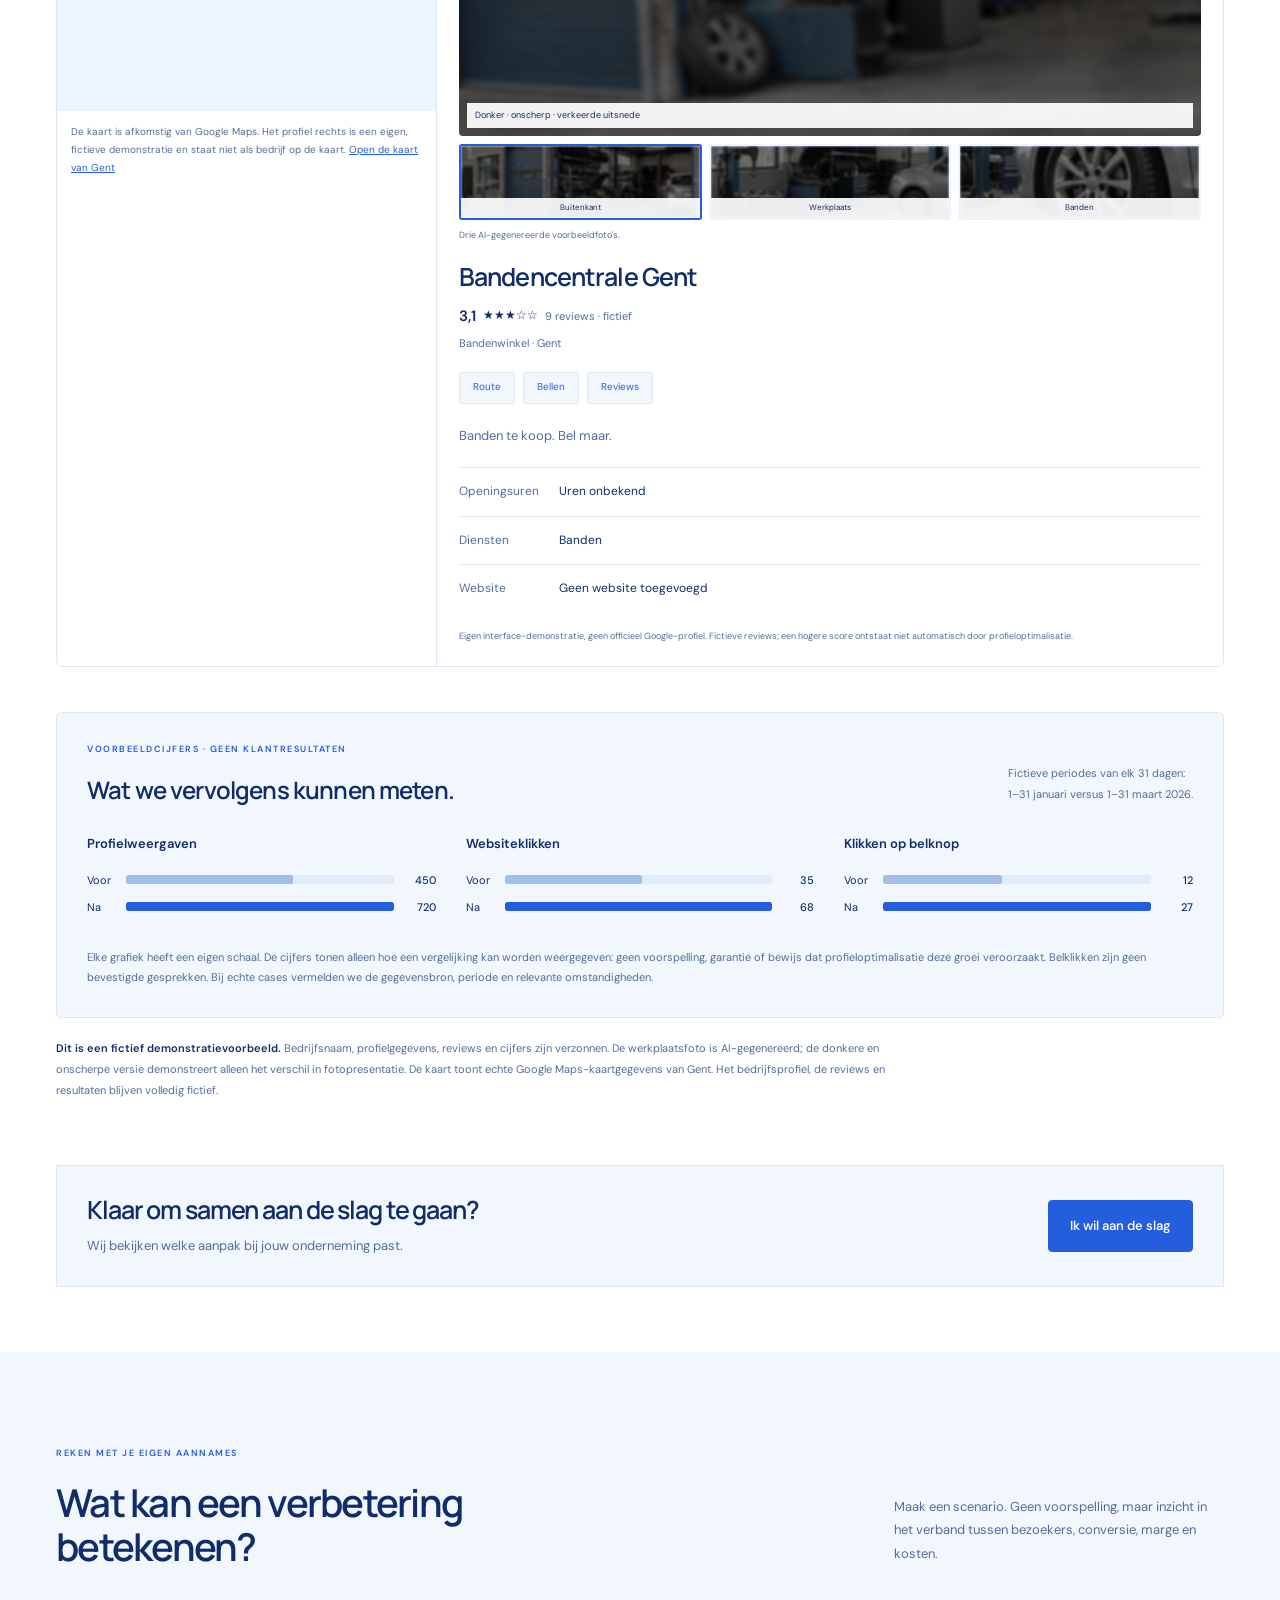
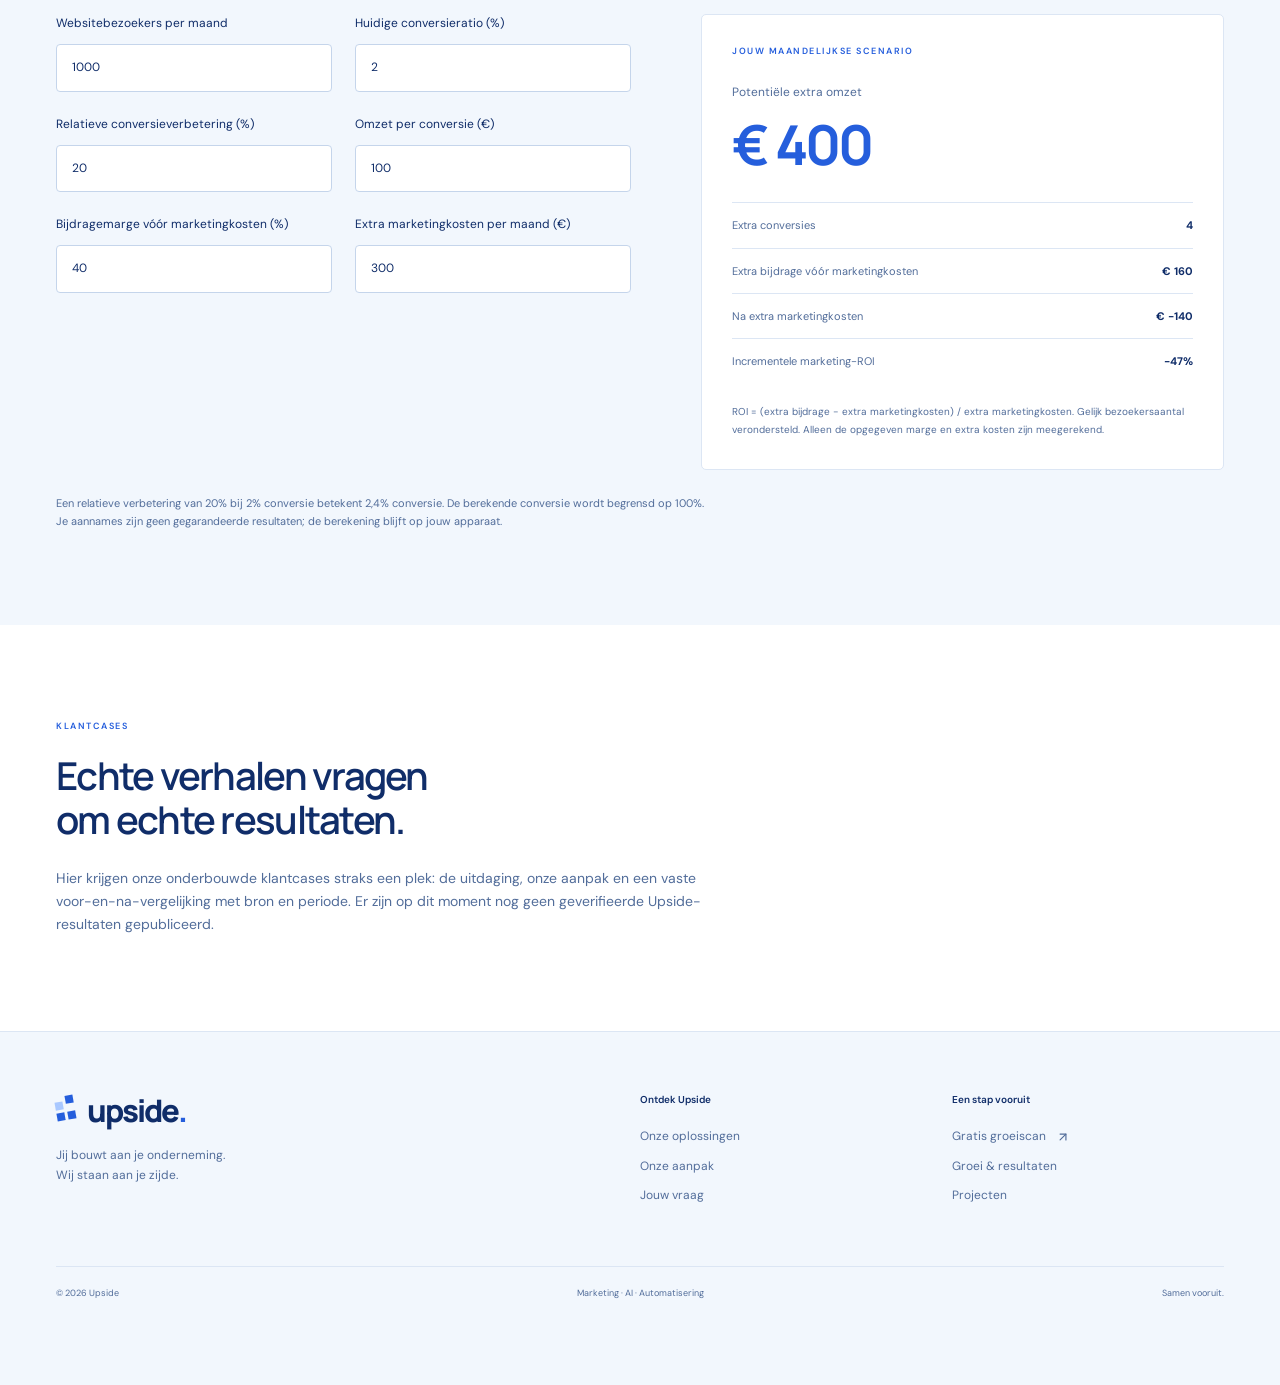
<file: resultaten.html>
<!doctype html>
<html lang="nl-BE">
<head>
<meta charset="utf-8">
<meta name="viewport" content="width=device-width,initial-scale=1">
<meta name="description" content="Meer klanten. Minder repetitief werk. Slimmer groeien met marketing, AI en automatisering.">
<title>Upside — Resultaten</title>
<link rel="icon" href="assets/favicon.svg" type="image/svg+xml">
<link rel="stylesheet" href="style.css">
<script src="script.js?v=contact-1" defer></script>
<link rel="stylesheet" href="resultaten-demo.css?v=3">
<script src="resultaten-demo.js?v=3" defer></script>
<link rel="stylesheet" href="diensten-voorbeelden.css?v=3">
<script src="diensten-voorbeelden.js?v=3" defer></script>
<link rel="stylesheet" href="contact-extra.css?v=2">
</head>
<body data-page="resultaten">
<a href="#main" class="skip-link">Naar de inhoud</a>
<header class="header">
<div class="wrap header-inner"><a class="logo" href="index.html" aria-label="Upside home"><span class="brand-icon"><i></i><i></i><i></i><i></i></span>upside<span class="dot">.</span></a><button class="menu-button" aria-label="Menu openen" aria-expanded="false"><svg xmlns="http://www.w3.org/2000/svg" width="24" height="24" viewBox="0 0 24 24" fill="none" stroke="currentColor" stroke-width="2" stroke-linecap="round" stroke-linejoin="round" class="lucide lucide-menu" aria-hidden="true"><path d="M4 5h16"></path><path d="M4 12h16"></path><path d="M4 19h16"></path></svg></button>
<nav class="" aria-label="Hoofdnavigatie"><a href="diensten.html">Diensten</a><a href="resultaten.html" aria-current="page">Groei &amp; resultaten</a><a href="projecten.html">Projecten</a><a href="over.html">Over Upside</a><a class="nav-scan" href="groeiscan.html">Gratis groeiscan <svg xmlns="http://www.w3.org/2000/svg" width="16" height="16" viewBox="0 0 24 24" fill="none" stroke="currentColor" stroke-width="2" stroke-linecap="round" stroke-linejoin="round" class="lucide lucide-arrow-up-right" aria-hidden="true"><path d="M7 7h10v10"></path><path d="M7 17 17 7"></path></svg></a>
<a class="nav-apply" href="contact.html#lead-form">Ik wil aan de slag</a></nav>
</div>
</header>
<main id="main">
<div class="page-intro wrap">
<div class="eyebrow"><span></span>GROEI &amp; RESULTATEN
</div>
<h1>Vooruitgang die je kunt begrijpen.
</h1>
<p>Meer zichtbaarheid is pas waardevol als je weet wat ze bijdraagt. Daarom kijken we naar duidelijke doelen, vergelijkbare periodes en concrete veranderingen.
</p>
</div>
<section class="wrap results-principles">
<article>
<h3>Een eerlijk vertrekpunt
</h3>
<p>We brengen de beginsituatie in kaart en kiezen wat we willen verbeteren.
</p>
</article>
<article>
<h3>Een duidelijke periode
</h3>
<p>We vergelijken gelijke periodes en houden rekening met seizoen en campagnebudget.
</p>
</article>
<article>
<h3>Een onderbouwd resultaat
</h3>
<p>We tonen de bron, de veranderingen en wat de cijfers wel en niet vertellen.
</p>
</article>
</section>
<section class="services-showcase wrap" aria-labelledby="showcase-heading">
<div class="showcase-intro"><p class="section-label">ONTDEK ONZE AANPAK · FICTIEVE VOORBEELDEN</p><h2 id="showcase-heading">Zo maken wij het concreet.</h2><p>Kies een dienst en bekijk wat wij kunnen verbeteren. Alle bedrijven, berichten en cijfers in deze voorbeelden zijn verzonnen. De kaart van Gent is echt; het demo-bedrijf staat er niet op.</p></div>
<div class="showcase-tabs" role="tablist" aria-label="Voorbeelden per dienst"><button type="button" role="tab" id="tab-google" aria-controls="case-google" aria-selected="true" tabindex="0" data-showcase-tab="google">Google-profiel</button><button type="button" role="tab" id="tab-seo" aria-controls="case-seo" aria-selected="false" tabindex="-1" data-showcase-tab="seo">SEO</button><button type="button" role="tab" id="tab-social" aria-controls="case-social" aria-selected="false" tabindex="-1" data-showcase-tab="social">Social media</button><button type="button" role="tab" id="tab-email" aria-controls="case-email" aria-selected="false" tabindex="-1" data-showcase-tab="email">E-mailmarketing</button><button type="button" role="tab" id="tab-web" aria-controls="case-web" aria-selected="false" tabindex="-1" data-showcase-tab="web">Websites & CRO</button><button type="button" role="tab" id="tab-ai" aria-controls="case-ai" aria-selected="false" tabindex="-1" data-showcase-tab="ai">AI & automatisering</button><button type="button" role="tab" id="tab-ads" aria-controls="case-ads" aria-selected="false" tabindex="-1" data-showcase-tab="ads">Advertenties</button><button type="button" role="tab" id="tab-brand" aria-controls="case-brand" aria-selected="false" tabindex="-1" data-showcase-tab="brand">Branding & logo’s</button></div><p class="showcase-demo-note">Interactieve demonstraties · geen gerealiseerde of gegarandeerde Upside-resultaten.</p><section class="gbp-demo showcase-panel" id="case-google" role="tabpanel" aria-labelledby="tab-google" data-showcase-panel="google">
  <div class="gbp-intro">
    <p class="section-label">GOOGLE BEDRIJFSPROFIEL · FICTIEVE DEMO</p>
    <h2 id="gbp-title">Het verschil zie je.<br>De vooruitgang meet je.</h2>
    <p>Zo kunnen wij een onvolledig bedrijfsprofiel omzetten in een duidelijke eerste kennismaking. Bekijk de twee versies en de voorbeeldcijfers eronder.</p>
  </div>
  <div class="google-demo-shell" data-demo-state="before">
    <div class="google-demo-search"><span class="google-demo-word">Google</span><div>bandencentrale gent <span aria-hidden="true">⌕</span></div><span class="google-demo-badge">EIGEN DEMO</span></div>
    <div class="google-demo-tabs"><span>Alle</span><strong>Maps</strong><span>Afbeeldingen</span><span>Meer</span></div>
    <div class="gbp-switch" role="group" aria-label="Kies de profielversie">
      <button type="button" data-gbp-mode="before" aria-pressed="true" aria-controls="gbp-profile">Voor optimalisatie</button>
      <button type="button" data-gbp-mode="after" aria-pressed="false" aria-controls="gbp-profile">Na optimalisatie</button>
    </div>
    <div class="google-demo-columns">
      <div class="google-demo-map-column">
        <div class="google-demo-map-heading"><strong>Gent, België</strong><span>Echte kaart · geen fictieve bedrijfspin</span></div>
        <iframe class="google-live-map" title="Google Maps: echte kaart van Gent. Het fictieve demo-bedrijf is niet op deze kaart geplaatst." src="https://maps.google.com/maps?q=Gent%2C%20Belgi%C3%AB&amp;z=13&amp;output=embed" width="600" height="520" loading="lazy" allowfullscreen referrerpolicy="no-referrer-when-downgrade"></iframe>
        <p class="google-map-note">De kaart is afkomstig van Google Maps. Het profiel rechts is een eigen, fictieve demonstratie en staat niet als bedrijf op de kaart. <a href="https://www.google.com/maps?q=Gent%2C%20Belgi%C3%AB" target="_blank" rel="noopener noreferrer">Open de kaart van Gent</a></p>
        <div class="google-map-summary"><span class="section-label">WAT WIJ VERBETEREN</span><h3>Een completer profiel.<br>Een duidelijker eerste indruk.</h3><p>Wij verduidelijken je aanbod, vullen bedrijfsinformatie aan en kiezen foto's die jouw onderneming goed laten zien.</p></div>
      </div>
      <article class="gbp-profile google-demo-business" id="gbp-profile" aria-live="polite" aria-atomic="true">
        <div class="gbp-profile-top"><span>FICTIEF BEDRIJFSPROFIEL</span><span data-gbp-status>Voor optimalisatie</span></div>
        <div class="gbp-photo gbp-photo-before" data-gbp-photo>
          <img src="assets/bandencentrale.png" alt="AI-gegenereerd voorbeeld van een bandencentrale; vóór: donkere en onscherpe fotopresentatie" data-gbp-photo-img>
          <span data-gbp-photo-note>Donker · onscherp · verkeerde uitsnede</span>
        </div>
        <div class="google-photo-thumbs" role="group" aria-label="Bekijk de drie illustratieve bedrijfsfoto's">
          <button type="button" data-gallery-src="assets/bandencentrale.png" data-gallery-alt="Buitenkant van de bandenwerkplaats" aria-label="Foto 1: buitenkant van de bandenwerkplaats" aria-pressed="true"><img src="assets/bandencentrale.png" alt=""><span>Buitenkant</span></button>
          <button type="button" data-gallery-src="assets/werkplaats.png" data-gallery-alt="Binnenkant van de bandenwerkplaats" aria-label="Foto 2: binnenkant van de bandenwerkplaats" aria-pressed="false"><img src="assets/werkplaats.png" alt=""><span>Werkplaats</span></button>
          <button type="button" data-gallery-src="assets/banden.png" data-gallery-alt="Detail van een band en velg" aria-label="Foto 3: detail van een band en velg" aria-pressed="false"><img src="assets/banden.png" alt=""><span>Banden</span></button>
        </div>
        <p class="google-photo-note">Drie AI-gegenereerde voorbeeldfoto's.</p>
        <h3>Bandencentrale Gent</h3>
        <p class="gbp-rating"><strong data-gbp-rating>3,1</strong><span data-gbp-stars aria-label="3,1 van 5 sterren">★★★☆☆</span><span data-gbp-reviews>9 reviews · fictief</span></p>
        <p class="gbp-category">Bandenwinkel · Gent</p>
        <div class="gbp-actions" aria-label="Illustratieve profielacties, geen werkende links"><span>Route</span><span>Bellen</span><span data-gbp-website hidden>Website</span><span>Reviews</span></div>
        <p class="gbp-description" data-gbp-description>Banden te koop. Bel maar.</p>
        <dl class="gbp-fields"><div><dt>Openingsuren</dt><dd data-gbp-hours>Uren onbekend</dd></div><div><dt>Diensten</dt><dd data-gbp-services>Banden</dd></div><div><dt>Website</dt><dd data-gbp-link>Geen website toegevoegd</dd></div></dl>
        <p class="gbp-profile-foot">Eigen interface-demonstratie, geen officieel Google-profiel. Fictieve reviews; een hogere score ontstaat niet automatisch door profieloptimalisatie.</p>
      </article>
    </div>
  </div>

  

  <div class="gbp-impact">
    <div class="gbp-impact-heading"><div><p class="section-label">VOORBEELDCIJFERS · GEEN KLANTRESULTATEN</p><h3>Wat we vervolgens kunnen meten.</h3></div><p>Fictieve periodes van elk 31 dagen:<br>1–31 januari versus 1–31 maart 2026.</p></div>
    <div class="gbp-chart" role="img" aria-label="Fictieve vergelijking. Profielweergaven: 450 naar 720. Websiteklikken: 35 naar 68. Klikken op belknop: 12 naar 27.">
      <div class="gbp-metric"><h4>Profielweergaven</h4><div class="gbp-bar-row"><span>Voor</span><div><i style="width:62.5%"></i></div><b>450</b></div><div class="gbp-bar-row gbp-bar-after"><span>Na</span><div><i style="width:100%"></i></div><b>720</b></div></div>
      <div class="gbp-metric"><h4>Websiteklikken</h4><div class="gbp-bar-row"><span>Voor</span><div><i style="width:51.47%"></i></div><b>35</b></div><div class="gbp-bar-row gbp-bar-after"><span>Na</span><div><i style="width:100%"></i></div><b>68</b></div></div>
      <div class="gbp-metric"><h4>Klikken op belknop</h4><div class="gbp-bar-row"><span>Voor</span><div><i style="width:44.44%"></i></div><b>12</b></div><div class="gbp-bar-row gbp-bar-after"><span>Na</span><div><i style="width:100%"></i></div><b>27</b></div></div>
    </div>
    <p class="gbp-small">Elke grafiek heeft een eigen schaal. De cijfers tonen alleen hoe een vergelijking kan worden weergegeven: geen voorspelling, garantie of bewijs dat profieloptimalisatie deze groei veroorzaakt. Belklikken zijn geen bevestigde gesprekken. Bij echte cases vermelden we de gegevensbron, periode en relevante omstandigheden.</p>
  </div>
  <div class="gbp-disclaimer"><strong>Dit is een fictief demonstratievoorbeeld.</strong> Bedrijfsnaam, profielgegevens, reviews en cijfers zijn verzonnen. De werkplaatsfoto is AI-gegenereerd; de donkere en onscherpe versie demonstreert alleen het verschil in fotopresentatie. De kaart toont echte Google Maps-kaartgegevens van Gent. Het bedrijfsprofiel, de reviews en resultaten blijven volledig fictief.</div>
</section><section class="showcase-panel" id="case-seo" role="tabpanel" aria-labelledby="tab-seo" data-showcase-panel="seo" hidden>
  <div class="showcase-panel-top"><p class="section-label">SEO & LOKALE ZOEKOPTIMALISATIE · DEMO</p><h2>Van moeilijk vindbaar naar hoger in Google.</h2><p>Wij verbeteren de inhoud, techniek en lokale relevantie van je website, met als doel hoger te verschijnen bij zoekopdrachten van potentiële klanten.</p></div>
  <label class="showcase-select">Bekijk een zoekopdracht<select data-seo-query><option value="banden">bandenwissel gent</option><option value="uitlijnen">auto uitlijnen gent</option><option value="controle">bandencontrole gent</option></select></label>
  <div class="seo-ranking-pair">
<article class="seo-search-window seo-ranking-before"><div class="seo-browserbar"><b>Google</b><span data-seo-search-label>bandenwissel gent</span><i>⌕</i></div><div class="seo-position"><strong>Voor</strong><span>Voorbeeld: positie 18 · tweede resultatenpagina</span></div><div class="seo-neighbour"><small>andere-aanbieder.example</small><h3>Bandenservice in jouw regio</h3><p>Informatie over banden en onderhoud.</p></div><div class="seo-result-highlight"><small>bandencentrale.example</small><h3>Home — Website</h3><p>Welkom op onze website. Klik hier voor meer informatie over ons bedrijf.</p><span class="seo-position-tag">18</span></div><p class="seo-result-note">De eigen pagina staat tussen algemene resultaten en is moeilijk te vinden.</p></article>
<article class="seo-search-window seo-ranking-after"><div class="seo-browserbar"><b>Google</b><span data-seo-search-label>bandenwissel gent</span><i>⌕</i></div><div class="seo-position"><strong>Na</strong><span>Voorbeeld: positie 3 · eerste resultatenpagina</span></div><div class="seo-neighbour"><small>andere-aanbieder.example</small><h3>Bandenservice in jouw regio</h3><p>Informatie over banden en onderhoud.</p></div><div class="seo-result-highlight"><small>bandencentrale.example › diensten</small><h3 data-seo-title>Bandenwissel in Gent | Bandencentrale Gent</h3><p data-seo-description>Wij wisselen je banden en controleren hun staat. Ontdek onze diensten in Gent en vraag je voorkeurmoment aan.</p><span class="seo-position-tag">3</span><div class="serp-sitelinks"><span>Onze diensten</span><span>Afspraak aanvragen</span></div></div><p class="seo-result-note">Hoger in beeld, met een pagina die aansluit op de dienst en de regio.</p></article>
</div><p class="showcase-footnote">Schematische Google-weergave: omliggende resultaten zijn ingekort. Positie 18 → 3 is een fictief scenario om het doel van SEO te tonen, geen gemeten of gegarandeerde stijging.</p>
  <div class="showcase-takeaway"><strong>Wat wij aanpakken</strong><p>Wij verbeteren dienstpagina’s, laadsnelheid, interne links en lokale informatie. Zo werken wij aan een betere positie bij relevante zoekopdrachten. Werkelijke posities verschillen per zoekopdracht, locatie en concurrentie; Google bepaalt de volgorde.</p></div>
</section>
<section class="showcase-panel" id="case-social" role="tabpanel" aria-labelledby="tab-social" data-showcase-panel="social" hidden>
  <div class="showcase-panel-top"><p class="section-label">SOCIAL MEDIA MARKETING · DEMO</p><h2>Van zomaar posten naar een herkenbaar verhaal.</h2><p>Wij brengen structuur in je profiel, visuele stijl en content. Zo wordt duidelijk waarom iemand jouw onderneming zou volgen.</p></div>
  <div class="showcase-switch" role="group" aria-label="Kies socialmediaversie"><button type="button" data-example-target="social" data-example-state="before" aria-pressed="true">Voor</button><button type="button" data-example-target="social" data-example-state="after" aria-pressed="false">Na</button></div>
  <div class="social-demo instagram-template" data-social-state="before"><div class="instagram-topbar"><span class="instagram-wordmark"><img class="platform-logo" src="assets/instagram.svg" alt="Instagram-logo">Instagram</span><span>＋　♡　☰</span></div><div class="social-profile"><div class="social-avatar">BG</div><div><h3>bandencentrale_gent</h3><p>Instagram-profiel · fictieve demo</p></div><span class="social-badge" data-social-label>Losse berichten</span></div><div class="instagram-stats"><span><b>3</b> berichten</span><span><b>284</b> volgers</span><span><b>136</b> volgend</span></div><div class="social-bio"><strong data-social-heading>Welkom op onze pagina!!!</strong><p data-social-bio>Wij doen banden. Stuur maar een berichtje voor info.</p><span data-social-link>Geen duidelijke contactverwijzing</span></div><div class="instagram-actions"><span>Volgen</span><span>Bericht</span><span>⌄</span></div><div class="instagram-highlights"><span><i>◉</i>Service</span><span><i>⌁</i>Werkplaats</span><span><i>♡</i>Ons team</span></div><div class="instagram-gridbar">▦ <span>BERICHTEN</span>　 ▷ <span>REELS</span>　 ▣ <span>GETAGD</span></div><div class="social-feed"><article><img src="assets/banden.png" alt="Illustratieve foto van een band" loading="lazy"><span data-social-post="0">BANDEN!!</span></article><article><img src="assets/werkplaats.png" alt="Illustratieve foto van een bandenwerkplaats" loading="lazy"><span data-social-post="1">Goedemorgen allemaal</span></article><article><img src="assets/bandencentrale.png" alt="Illustratieve foto van de buitenkant" loading="lazy"><span data-social-post="2">Onze zaak</span></article><article class="social-after-only"><img src="assets/werkplaats.png" alt="Illustratieve werkplaats" loading="lazy"><span>Onze aanpak. Jouw veiligheid.</span></article><article class="social-after-only social-tip"><div><b>TIP VAN DE WERKPLAATS</b><strong>Goed onderweg begint bij je banden.</strong><small>Wij controleren. Jij rijdt gerust.</small></div></article><article class="social-after-only"><img src="assets/banden.png" alt="Illustratieve detailfoto van een band" loading="lazy"><span>Een controle maakt het verschil.</span></article></div><p class="social-caption" data-social-caption>Losse onderwerpen, wisselende opmaak en geen vaste publicatieplanning.</p></div>
  <div class="showcase-takeaway"><strong>Wat wij aanpakken</strong><p>Wij schrijven een heldere bio, werken herkenbare contentthema’s uit en plannen berichten. De beelden zijn AI-gegenereerd; deze demo plaatst niets op social media.</p></div>
</section>
<section class="showcase-panel" id="case-email" role="tabpanel" aria-labelledby="tab-email" data-showcase-panel="email" hidden>
  <div class="showcase-panel-top"><p class="section-label">E-MAILMARKETING & KLANTOPVOLGING · DEMO</p><h2>Een bericht dat op het juiste moment helpt.</h2><p>Wij maken de boodschap persoonlijker en duidelijker, met één logische volgende stap en een passende opvolging.</p></div>
  <div class="showcase-switch" role="group" aria-label="Kies e-mailversie"><button type="button" data-example-target="email" data-example-state="before" aria-pressed="true">Voor</button><button type="button" data-example-target="email" data-example-state="after" aria-pressed="false">Na</button></div>
  <div class="mail-demo" data-email-state="before"><div class="mail-envelope"><span>FICTIEF VOORBEELDBERICHT</span><p><strong>Van</strong> Bandencentrale Gent</p><p><strong>Onderwerp</strong> <span data-mail-subject>NIEUWSBRIEF!!! NIEUWE BANDEN!!!</span></p></div><div class="mail-body"><span class="mail-mark">BG.</span><h3 data-mail-title>Beste klant,</h3><p data-mail-copy>Wij hebben banden in verschillende soorten. Kijk op onze website of bel voor informatie. We hebben ook andere diensten. Tot binnenkort!</p><span class="mail-cta" data-mail-cta>Meer info</span><p class="mail-footer" data-mail-footer>Je ontvangt dit voorbeeld als bestaande inschrijver. Uitschrijven.</p></div></div>
  <div class="showcase-flow"><div><span>Welkom</span><p>Wij bevestigen de inschrijving en leggen uit wat iemand kan verwachten.</p></div><div><span>Relevant bericht</span><p>Wij delen gerichte informatie die bij de interesse van de klant past.</p></div><div><span>Rustige opvolging</span><p>Wij plannen een passend vervolgmoment, zonder onnodige herhaling.</p></div></div>
  <div class="showcase-takeaway"><strong>Fictief rekenvoorbeeld</strong><p>Bij 1.000 afgeleverde mails: 12 klikken vóór tegenover 36 na, of 1,2% tegenover 3,6%. Dit zijn gekozen voorbeeldwaarden, geen voorspelling of gemeten campagne. De voorbeeldknop verstuurt niets.</p></div>
</section>
<section class="showcase-panel" id="case-ai" role="tabpanel" aria-labelledby="tab-ai" data-showcase-panel="ai" hidden>
  <div class="showcase-panel-top"><p class="section-label">AI & AUTOMATISERING · SIMULATIE</p><h2>Een aanvraag binnen. Een duidelijke opvolging.</h2><p>Wij kunnen aanvragen verzamelen, ordenen en een passend conceptantwoord voorbereiden. Jij houdt controle over wat er wordt verstuurd.</p></div>
  <div class="automation-grid"><article class="automation-inbox"><span class="section-label">VOORBEELD-AANVRAAG</span><h3>Kan ik mijn banden laten wisselen?</h3><p>“Hallo, ik wil volgende week mijn banden laten wisselen. Kan dat op dinsdag? Groeten, Sam.”</p><div class="automation-manual"><strong>Handmatig</strong><p>Bericht lezen, gegevens overtypen, agenda bekijken en een antwoord schrijven.</p></div></article><article class="automation-result"><span class="section-label">VOORBEELD VAN ONZE OPVOLGING</span><div data-automation-output aria-live="polite"><h3>Zo kan het slimmer.</h3><p>Klik om te zien hoe wij deze fictieve aanvraag kunnen ordenen en voorbereiden.</p></div><button class="showcase-action" type="button" data-run-automation>Verwerk voorbeeld-aanvraag</button><button class="showcase-reset" type="button" data-reset-automation hidden>Opnieuw bekijken</button></article></div>
  <p class="showcase-footnote">Deze demonstratie gebruikt vooraf geschreven tekst en geen live AI, agenda of CRM. Een echte koppeling vraagt configuratie en controle; er wordt hier niets verstuurd of ingepland.</p>
</section>
<section class="showcase-panel" id="case-ads" role="tabpanel" aria-labelledby="tab-ads" data-showcase-panel="ads" hidden>
  <div class="showcase-panel-top"><p class="section-label">GOOGLE ADS & SOCIAL ADVERTISING · DEMO</p><h2>Eén boodschap. Een duidelijke volgende stap.</h2><p>Wij stemmen je advertentie af op een concrete behoefte en zorgen dat de boodschap aansluit op de pagina waar bezoekers terechtkomen.</p></div>
  <div class="showcase-switch" role="group" aria-label="Kies advertentieversie"><button type="button" data-example-target="ads" data-example-state="before" aria-pressed="true">Voor</button><button type="button" data-example-target="ads" data-example-state="after" aria-pressed="false">Na</button></div>
  <div class="ad-demo facebook-template" data-ad-state="before"><div class="facebook-topbar"><b><img class="platform-logo" src="assets/facebook.svg" alt="Facebook-logo">facebook</b><span>⌕　☰</span></div><div class="ad-brand"><span>BG</span><div><strong>Bandencentrale Gent</strong><small>Gesponsord · ◉</small></div></div><p data-ad-copy>Wij verkopen banden! Goede service en goede prijzen. Kijk op onze website voor meer informatie over ons bedrijf!</p><div class="ad-creative"><img data-ad-image src="assets/banden.png" alt="Illustratieve bandenfoto voor een fictieve advertentie" loading="lazy"><div class="ad-creative-overlay"><span>BANDENCENTRALE GENT</span><strong>Klaar voor<br>de volgende<br>kilometers.</strong><small>Bandenwissel · Controle · Uitlijning</small></div></div><div class="ad-bottom"><div><span>bandencentrale.example</span><h3 data-ad-title>Welkom op onze website</h3></div><span class="ad-button" data-ad-cta>Meer informatie</span></div><div class="facebook-reactions"><span>♡　24</span><span>3 opmerkingen · 2 keer gedeeld</span></div><div class="facebook-actions"><span>♧ Vind ik leuk</span><span>▢ Opmerking</span><span>↗ Delen</span></div><p class="platform-demo-label">Facebook-advertentie · fictief sjabloon en voorbeeldinteracties</p></div>
  <div class="showcase-takeaway"><strong>Wat wij meten</strong><p>Wij bekijken relevante klikken, aanvragen en kosten per aanvraag. Dezelfde uitstraling is geen garantie op betere prestaties; doelgroep, aanbod en campagne-instellingen tellen mee. Dit voorbeeld bevat geen echte advertentie of werkende advertentieknop.</p></div>
</section>
<section class="showcase-panel" id="case-brand" role="tabpanel" aria-labelledby="tab-brand" data-showcase-panel="brand" hidden>
  <div class="showcase-panel-top"><p class="section-label">BRANDING & LOGO’S · ONTWERPCONCEPT</p><h2>Een identiteit die overal bij elkaar past.</h2><p>Wij vertalen jouw verhaal naar een herkenbaar logo, verzorgde typografie en praktische huisstijlkeuzes.</p></div>
  <div class="showcase-pair"><article class="brand-board brand-before"><div class="showcase-example-label">Voor <span>Iedere uiting ziet er anders uit</span></div><div class="brand-logo-old">Banden<br><i>Gent!!</i></div><div class="brand-mismatch"><span>BANDEN GENT</span><em>Bg service</em><b>bandencentrale</b></div><p>Wisselende lettertypes, losse logo’s en geen vaste opmaak.</p></article><article class="brand-board brand-after"><div class="showcase-example-label">Na <span>Eén herkenbare visuele lijn</span></div><div class="brand-logo-new"><svg viewBox="0 0 60 60" aria-hidden="true"><circle cx="30" cy="30" r="23" fill="none" stroke="currentColor" stroke-width="4"/><path d="M17 30h26M30 17v26" fill="none" stroke="currentColor" stroke-width="3"/></svg><div><b>BG<span>.</span></b><small>BANDENCENTRALE GENT</small></div></div><div class="brand-swatches" aria-label="Wit, lichtblauw, helderblauw en donkerblauw"><span></span><span></span><span></span><span></span></div><div class="brand-type"><strong>Helder. Herkenbaar. Vertrouwd.</strong><p>Dezelfde stijl in je website, profiel en communicatie.</p></div></article></div>
  <div class="showcase-application-switch" role="group" aria-label="Bekijk een toepassing van de nieuwe huisstijl"><button type="button" data-brand-view="card" aria-pressed="true">Visitekaart</button><button type="button" data-brand-view="signature" aria-pressed="false">E-mailhandtekening</button></div><div class="brand-application" data-brand-application aria-live="polite"><strong>BG.</strong><div><b>Bandencentrale Gent</b><span>Bandenwissel · Uitlijning · Controle</span><small>Fictief visitekaartconcept</small></div></div>
  <p class="showcase-footnote">Logo en huisstijl zijn originele illustratieve concepten voor een fictief bedrijf. Geen bestaand klantproject.</p>
</section>
<section class="gbp-demo showcase-panel" id="case-web" role="tabpanel" aria-labelledby="tab-web" data-showcase-panel="web" hidden><div class="showcase-panel-top"><p class="section-label">WEBSITES & CONVERSIEOPTIMALISATIE · DEMO</p><h2>Een website die duidelijk de weg wijst.</h2><p>Wij geven je aanbod structuur en plaatsen de volgende stap waar bezoekers die verwachten.</p><div class="showcase-device" role="group" aria-label="Kies de breedte van de websitevoorbeelden"><button type="button" data-preview-width="desktop" aria-pressed="true">Desktop</button><button type="button" data-preview-width="mobile" aria-pressed="false">Mobiel</button></div></div><div data-web-preview><div class="web-demo" aria-labelledby="web-demo-title">
    <div class="gbp-intro">
      <p class="section-label">WEBSITE · FICTIEF ONTWERPCONCEPT</p>
      <h3 id="web-demo-title">Zelfde bedrijf. Een andere eerste indruk.</h3>
      <p>Links een onoverzichtelijke website. Rechts een voorbeeld van hoe wij het aanbod, de uitstraling en de route naar een afspraak duidelijker kunnen maken.</p>
    </div>
    <div class="web-demo-grid">
      <article class="web-demo-item">
        <div class="web-demo-label"><strong>Voor</strong><span>Rommelige opbouw, onduidelijke actie</span></div>
        <div class="web-browser"><div class="web-browser-bar"><span aria-hidden="true">•••</span><span>bandencentrale.example</span></div>
          <div class="web-old">
            <div class="web-old-nav">HOME | BANDEN | INFO | MEER INFO</div>
            <h4>WELKOM BIJ<br>BANDENCENTRALE GENT!!!</h4>
            <p class="web-old-offer">BANDEN · PRIJZEN OP AANVRAAG</p>
            <img src="assets/bandencentrale.png" alt="Voorbeeld van een donkere, verkeerd uitgesneden websitefoto" loading="lazy">
            <p>Wij doen banden en nog veel meer. Kijk rond op onze site voor meer informatie over onze firma en onze verschillende diensten.</p>
            <div class="web-old-box">NIEUWS<br>Onze nieuwe website is online!</div>
            <p class="web-old-contact">Contact? Zie de pagina informatie.</p>
          </div>
        </div>
        <p class="web-demo-summary">Veel losse tekst, een zwakke foto en een contactmogelijkheid die je moet zoeken.</p>
      </article>
      <article class="web-demo-item">
        <div class="web-demo-label"><strong>Na</strong><span>Heldere boodschap, logische volgende stap</span></div>
        <div class="web-browser"><div class="web-browser-bar"><span aria-hidden="true">•••</span><span>bandencentrale.example</span></div>
          <div class="web-new">
            <div class="web-new-nav"><b>BG<span>.</span></b><span>Banden · Service · Contact</span></div>
            <p class="web-new-kicker">JOUW BANDENSPECIALIST IN GENT</p>
            <h4>Met vertrouwen<br>weer op weg.</h4>
            <p>Bandenwissel, uitlijning en controle.<br>Helder advies voor jouw auto.</p>
            <span class="web-new-cta">Plan je bandenwissel <span aria-hidden="true">↗</span></span>
            <img src="assets/bandencentrale.png" alt="Voorbeeld van een heldere, professioneel gepresenteerde werkplaatsfoto" loading="lazy">
            <div class="web-new-services"><span>Bandenwissel</span><span>Uitlijning</span><span>Controle</span></div>
            <div class="web-new-practical"><strong>Praktisch dichtbij.</strong><span>Gent · Ma–vr 08.30–18.00</span></div>
          </div>
        </div>
        <p class="web-demo-summary">Een herkenbaar aanbod, heldere fotografie en een afspraakactie op de juiste plek.</p>
      </article>
    </div>
    <p class="gbp-small">Beide websites zijn fictieve, niet-klikbare ontwerpvoorbeelden. Geen bestaande klantwebsites en geen bewijs van conversiegroei.</p>
  </div></div><div class="showcase-takeaway"><strong>Wat wij aanpakken</strong><p>De boodschap, diensten, fotografie en route naar contact. De afspraakknop is in deze ontwerpminiaturen niet klikbaar; dit zijn geen bestaande klantwebsites.</p></div></section></section>

<div class="wrap lead-invitation"><div><h2>Klaar om samen aan de slag te gaan?</h2><p>Wij bekijken welke aanpak bij jouw onderneming past.</p></div><a class="button" href="contact.html#lead-form">Ik wil aan de slag</a></div><section class="pale section">
<div class="wrap">
<div class="section-head">
<div>
<p class="section-label">REKEN MET JE EIGEN AANNAMES
</p>
<h2>Wat kan een verbetering betekenen?
</h2>
</div>
<p>Maak een scenario. Geen voorspelling, maar inzicht in het verband tussen bezoekers, conversie, marge en kosten.
</p>
</div>
<div class="calculator">
<div class="calc-inputs">
<label>Websitebezoekers per maand<input type="number" min="1" max="100000" step="1" value="1000"/>
</label>
<label>Huidige conversieratio (%)<input type="number" min="0.1" max="100" step="0.1" value="2"/>
</label>
<label>Relatieve conversieverbetering (%)<input type="number" min="0" max="200" step="1" value="20"/>
</label>
<label>Omzet per conversie (€)<input type="number" min="0" max="100000" step="1" value="100"/>
</label>
<label>Bijdragemarge vóór marketingkosten (%)<input type="number" min="0" max="100" step="1" value="40"/>
</label>
<label>Extra marketingkosten per maand (€)<input type="number" min="0" max="100000" step="1" value="300"/>
</label>
</div>
<div class="calc-result">
<p class="section-label">JOUW MAANDELIJKSE SCENARIO
</p><span>Potentiële extra omzet</span><strong>€ 400</strong>
<div><span>Extra conversies</span><b>4</b>
</div>
<div><span>Extra bijdrage vóór marketingkosten</span><b>€ 160</b>
</div>
<div><span>Na extra marketingkosten</span><b>€ -140</b>
</div>
<div><span>Incrementele marketing-ROI</span><b>-47%</b>
</div><small>ROI = (extra bijdrage − extra marketingkosten) / extra marketingkosten. Gelijk bezoekersaantal verondersteld. Alleen de opgegeven marge en extra kosten zijn meegerekend.</small>
</div>
</div>
<p class="calc-note">Een relatieve verbetering van 20% bij 2% conversie betekent 2,4% conversie. De berekende conversie wordt begrensd op 100%. Je aannames zijn geen gegarandeerde resultaten; de berekening blijft op jouw apparaat.
</p>
</div>
</section>
<section class="wrap section case-placeholder">
<p class="section-label">KLANTCASES
</p>
<h2>Echte verhalen vragen<br/>om echte resultaten.
</h2>
<p>Hier krijgen onze onderbouwde klantcases straks een plek: de uitdaging, onze aanpak en een vaste voor-en-na-vergelijking met bron en periode. Er zijn op dit moment nog geen geverifieerde Upside-resultaten gepubliceerd.
</p>
</section>
</main>
<footer>
<div class="wrap footer-main">
<div><a class="logo" href="index.html" aria-label="Upside home"><span class="brand-icon"><i></i><i></i><i></i><i></i></span>upside<span class="dot">.</span></a>
<p>Jij bouwt aan je onderneming.<br/>Wij staan aan je zijde.
</p>
</div>
<div><span>Ontdek Upside</span><a href="diensten.html">Onze oplossingen</a><a href="over.html">Onze aanpak</a><a href="contact.html">Jouw vraag</a>
</div>
<div><span>Een stap vooruit</span><a href="groeiscan.html">Gratis groeiscan <svg xmlns="http://www.w3.org/2000/svg" width="14" height="14" viewBox="0 0 24 24" fill="none" stroke="currentColor" stroke-width="2" stroke-linecap="round" stroke-linejoin="round" class="lucide lucide-arrow-up-right" aria-hidden="true"><path d="M7 7h10v10"></path><path d="M7 17 17 7"></path></svg></a><a href="resultaten.html">Groei &amp; resultaten</a><a href="projecten.html">Projecten</a>
</div>
</div>
<div class="wrap footer-bottom"><span>© 2026 Upside</span><span>Marketing · AI · Automatisering</span><span>Samen vooruit.</span>
</div>
</footer>
<a class="whatsapp-float" href="https://wa.me/32472317830?text=Hallo%20Upside%2C%20ik%20wil%20graag%20mijn%20bedrijf%20laten%20groeien.%20Kunnen%20we%20even%20praten%3F" target="_blank" rel="noopener noreferrer" aria-label="Stuur Upside een bericht op WhatsApp"><svg viewBox="0 0 32 32" width="28" height="28" aria-hidden="true"><path fill="currentColor" d="M16 .5A15.4 15.4 0 0 0 2.6 23.6L.5 31.5l8.1-2.1A15.5 15.5 0 1 0 16 .5Zm0 28.2c-2.4 0-4.7-.7-6.7-1.9l-.5-.3-4.8 1.3 1.3-4.7-.3-.5A12.8 12.8 0 1 1 16 28.7Zm7-9.6c-.4-.2-2.3-1.1-2.6-1.2-.4-.1-.6-.2-.9.2-.2.4-1 1.2-1.2 1.4-.2.2-.5.3-.8.1-.4-.2-1.6-.6-3.1-1.9-1.1-1-1.9-2.2-2.1-2.6-.2-.4 0-.6.2-.8l.6-.7.4-.6c.1-.2.1-.5 0-.7l-1.2-2.8c-.3-.7-.6-.6-.9-.6h-.7c-.2 0-.6.1-.9.4-.3.4-1.3 1.3-1.3 3.1s1.4 3.6 1.6 3.8c.2.3 2.7 4.2 6.5 5.8.9.4 1.6.6 2.1.8.9.3 1.7.2 2.3.2.7-.1 2.3-.9 2.6-1.8.3-.9.3-1.7.2-1.8-.1-.2-.3-.3-.7-.5Z"/></svg><span>WhatsApp</span></a>
</body>
</html>
</file>
<file: style.css>
@import url('https://fonts.googleapis.com/css2?family=DM+Sans:wght@400;450;500;550;600;650;700&family=Manrope:wght@400;500;600;650;700;750;800&display=swap');
:root{--navy:#102d69;--blue:#255edc;--muted:#526d9a;--pale:#f2f7fd;--line:#dce6f4;--white:#fff}*{box-sizing:border-box}html{scroll-behavior:smooth;scroll-padding-top:100px}body{margin:0;background:white;color:var(--navy);font-family:'DM Sans',Arial,sans-serif;font-size:15px;line-height:1.65;-webkit-font-smoothing:antialiased}a{color:inherit;text-decoration:none}button,input,textarea{font:inherit}button,a,input,textarea{-webkit-tap-highlight-color:transparent}button{cursor:pointer}button:disabled{opacity:.4;cursor:not-allowed}button:focus-visible,a:focus-visible{outline:3px solid #255edc;outline-offset:5px}h1,h2,h3,p{margin:0}h1,h2,h3{font-family:'Manrope',Arial,sans-serif;font-weight:600;line-height:1.15;letter-spacing:-.045em}p{color:var(--muted)}.wrap{width:calc(100% - 112px);max-width:1320px;margin:0 auto}.header{height:104px;border-bottom:1px solid var(--line);background:white}.header-inner{height:100%;display:flex;align-items:center;justify-content:space-between;gap:30px}.logo{display:inline-flex;align-items:center;font-family:'Manrope',Arial,sans-serif;font-size:35px;line-height:1;font-weight:800;letter-spacing:-2px}.dot{color:var(--blue)}.brand-icon{display:grid;grid-template-columns:8px 8px;gap:3px;margin-right:12px;transform:rotate(-10deg)}.brand-icon i{height:8px;background:var(--blue)}.brand-icon i:first-child{background:#a9c8ff}.brand-icon i:nth-child(2){transform:translateY(-5px)}nav{display:flex;align-items:center;gap:29px;font-size:13px;font-weight:500}nav a{position:relative}nav a:hover,nav a[aria-current=page]{color:var(--blue)}.nav-scan{display:flex;align-items:center;gap:15px;border:1px solid var(--line);padding:12px 17px;border-radius:5px;margin-left:13px}nav .nav-scan:hover{background:var(--pale)}.menu-button{display:none}.hero{display:grid;grid-template-columns:1.04fr 1fr;gap:5.5%;padding-top:72px;padding-bottom:62px;align-items:center}.eyebrow{display:flex;gap:10px;align-items:center;font-size:10px;font-weight:650;letter-spacing:1.65px;color:var(--blue);line-height:1.5}.eyebrow>span{width:6px;height:6px;background:var(--blue);border-radius:50%}.hero h1{font-size:clamp(49px,4.9vw,74px);line-height:1.035;letter-spacing:-.055em;margin-top:28px;font-weight:600}.hero h1>span{color:var(--blue)}.hero-copy>p{font-size:16px;line-height:1.65;margin-top:27px;max-width:430px}.button{display:inline-flex;align-items:center;justify-content:center;gap:25px;border:1px solid var(--blue);background:var(--blue);color:white;border-radius:4px;padding:16px 21px;line-height:1.4;font-size:13px;font-weight:550;transition:background .2s,transform .2s;min-height:52px}.button:hover{background:#1648b9;transform:translateY(-2px)}.button.outline{background:white;color:var(--blue)}.hero .button{margin-top:29px}.under-button{display:flex;align-items:center;gap:7px;color:var(--muted);font-size:10px;margin-top:13px}.hero-visual{position:relative;align-self:stretch;margin:7px 0 15px;display:flex;flex-direction:column;min-height:495px}.photo-index{display:flex;justify-content:space-between;font-size:8px;letter-spacing:1.2px;margin-bottom:14px;font-weight:600}.hero-visual>img{width:100%;flex:1;min-height:0;object-fit:cover;object-position:51% center;border-radius:4px;max-height:550px}.photo-caption{position:absolute;bottom:35px;left:-29px;background:white;border:1px solid var(--line);padding:21px 26px 21px 19px;display:flex;gap:16px;align-items:center;box-shadow:0 10px 25px #102d6906}.caption-icon{height:46px;width:46px;display:grid;place-items:center;background:var(--pale);color:var(--blue);border-radius:50%}.photo-caption strong{font-size:14px;font-weight:550;line-height:1.45;display:block}.photo-caption div>span{font-size:9px;color:var(--muted);display:block;margin-top:7px}.photo-credit{position:absolute;bottom:8px;right:10px;font-size:8px;color:white;background:#102d698c;padding:1px 5px;border-radius:2px}.vertical-word{position:absolute;right:-23px;top:105px;writing-mode:vertical-rl;font-size:8px;letter-spacing:2px;color:var(--muted)}.hero-bottom{border-top:1px solid var(--line);padding:20px 0 24px;display:flex;align-items:center;justify-content:space-between;font-size:9px;letter-spacing:1px}.hero-bottom>a{letter-spacing:0;font-size:11px;color:var(--muted)}.hero-bottom>a>span{margin-left:15px;color:var(--blue)}.section{padding:95px 0}.pale{background:var(--pale)}.section-head{display:flex;justify-content:space-between;align-items:flex-end;gap:60px;margin-bottom:45px}.section-label{font-size:9px;font-weight:600;letter-spacing:1.5px;line-height:1.5;color:var(--blue);margin-bottom:20px;text-transform:uppercase}h2{font-size:clamp(30px,3vw,43px);white-space:pre-line}.section-head h2{max-width:590px}.section-head>p{max-width:330px;font-size:13px;line-height:1.8;padding-bottom:4px}.challenge-grid{display:grid;grid-template-columns:repeat(4,1fr);border-top:1px solid #cddcef;border-bottom:1px solid #cddcef}.challenge{padding:30px 25px 26px;border-right:1px solid #cddcef}.challenge:first-child{padding-left:0}.challenge:last-child{border-right:0;padding-right:0}.tiny-number{font-size:10px;color:var(--blue);font-family:'DM Sans',sans-serif;letter-spacing:1px}.challenge h3{font-size:19px;letter-spacing:-.035em;margin:27px 0 14px;line-height:1.3}.challenge>p{font-size:12px;line-height:1.8;min-height:65px}.challenge button{display:flex;justify-content:space-between;align-items:center;width:100%;padding:23px 0 0;background:transparent;border:0;color:var(--blue);font-size:11px}.challenge .answer{border-top:1px solid var(--line);padding-top:15px;margin-top:18px;font-size:12px}.service-grid{display:grid;grid-template-columns:repeat(3,1fr);gap:36px}.service{border-top:1px solid var(--line);padding:28px 0 5px}.service>svg{color:var(--blue);margin-bottom:27px}.service>span:not(.tiny-number){display:block;font-size:10px;color:var(--blue);margin-bottom:13px}.service h3{font-size:24px;letter-spacing:-.04em;margin-bottom:17px}.service p{font-size:13px;line-height:1.8;max-width:345px}.text-link{display:inline-flex;align-items:center;gap:20px;font-size:12px;font-weight:500;color:var(--blue);border-bottom:1px solid #bdd0f2;padding-bottom:7px;margin-top:27px}.text-link:hover{border-color:var(--blue)}.approach{display:grid;grid-template-columns:1fr .95fr;gap:8%;align-items:center;padding-top:15px;padding-bottom:95px}.approach-photo{position:relative;height:470px}.approach-photo img{width:100%;height:100%;object-fit:cover;object-position:42% center;border-radius:4px}.approach-copy h2{margin-bottom:24px}.approach-copy>p:not(.section-label){font-size:14px;line-height:1.8;margin-bottom:18px}.approach ol{list-style:none;margin:27px 0 0;padding:0}.approach li{display:flex;align-items:center;gap:15px;padding:15px 0;border-bottom:1px solid var(--line);font-size:12px}.approach li>span{color:var(--blue);font-size:9px}.support{padding:75px 0 85px;text-align:center;border-top:1px solid var(--line)}.support .eyebrow{justify-content:center;margin-bottom:25px}.support h2{font-size:clamp(30px,3.3vw,46px);line-height:1.25}.support h2>span{color:var(--blue)}.support>p{font-size:14px;max-width:550px;margin:23px auto 28px}.support-note{display:block;font-size:10px;color:var(--muted);margin-top:15px}footer{background:var(--pale);border-top:1px solid var(--line)}.footer-main{display:grid;grid-template-columns:2fr 1fr 1fr;gap:40px;padding:60px 0 50px}.footer-main .logo{font-size:31px}.footer-main p{font-size:12px;margin-top:20px}.footer-main>div>span{font-size:10px;font-weight:600;display:block;margin-bottom:18px}.footer-main>div>a:not(.logo){font-size:12px;color:var(--muted);display:flex;gap:10px;align-items:center;margin:10px 0}.footer-main a:hover{color:var(--blue)}.footer-bottom{border-top:1px solid var(--line);padding:19px 0;display:flex;justify-content:space-between;color:var(--muted);font-size:9px}.page-intro{padding:75px 0 65px}.page-intro h1{font-size:clamp(40px,5vw,68px);max-width:850px;margin:26px 0}.page-intro>p{max-width:620px;font-size:16px;line-height:1.8}.service-details{padding-bottom:45px}.service-detail{display:grid;grid-template-columns:60px 1.1fr 1fr;gap:35px;border-top:1px solid var(--line);padding:45px 0}.detail-number{font-size:12px;letter-spacing:1px;color:var(--blue)}.service-detail svg{color:var(--blue);margin-bottom:18px}.service-detail .section-label{margin-bottom:12px}.service-detail h2{font-size:33px;margin-bottom:20px}.service-detail p{font-size:14px;max-width:420px}.detail-list{padding:12px 0 0 30px}.detail-list h3{font-size:17px;margin-bottom:23px}.detail-list>p{display:flex;gap:12px;margin:13px 0;font-size:13px}.detail-list>p>svg{flex-shrink:0;margin:4px 0}.banner{background:var(--pale);padding:45px 50px;display:flex;align-items:center;justify-content:space-between;gap:30px;margin-bottom:80px;border-radius:5px}.banner .section-label{margin-bottom:14px}.banner h2{font-size:35px}.banner p:last-child{margin-top:17px;font-size:14px}.scan-layout{display:grid;grid-template-columns:280px 1fr;gap:80px;margin-bottom:100px;align-items:start}.scan-layout aside{padding-top:30px}.scan-layout aside>svg{color:var(--blue);margin-bottom:24px}.scan-layout aside>h3{font-size:25px;line-height:1.25;margin-bottom:20px}.scan-layout aside>p{font-size:13px}.scan-meta{display:flex;align-items:center;gap:9px;margin:25px 0;font-size:12px;color:var(--blue)}.scan-layout aside>small{font-size:11px;line-height:1.8;color:var(--muted);display:block;border-top:1px solid var(--line);padding-top:22px}.scan-card{padding:40px;border:1px solid var(--line);border-radius:6px;background:white}.step-line{display:flex;justify-content:space-between;font-size:9px;letter-spacing:1px;color:var(--blue)}.progress{height:3px;background:var(--pale);margin:15px 0 35px}.progress i{display:block;background:var(--blue);height:100%;transition:width .3s}.scan-card h2{font-size:28px;margin-bottom:15px}.scan-card>p{font-size:13px}.options{display:grid;gap:12px;margin:30px 0}.options button{background:white;border:1px solid var(--line);padding:17px 20px;border-radius:4px;color:var(--navy);display:flex;align-items:center;justify-content:space-between;text-align:left;font-size:14px;gap:15px}.options button:hover,.options button.active{border-color:var(--blue);background:var(--pale)}.radio{width:19px;height:19px;display:grid;place-items:center;border:1px solid #a4b8d9;border-radius:50%;flex-shrink:0}.active .radio{background:var(--blue);border-color:var(--blue);color:white}.scan-controls{display:flex;justify-content:space-between;align-items:center}.quiet{background:none;border:0;color:var(--muted);font-size:12px;padding:10px}.quiet:hover{color:var(--blue)}.report>p{font-size:13px}.report>article{display:flex;gap:20px;padding:25px 0;border-bottom:1px solid var(--line)}.report>article>span{font-size:11px;color:var(--blue);padding-top:3px}.report h3{font-size:18px;letter-spacing:-.025em;margin-bottom:12px}.report article p{font-size:13px;line-height:1.85}.report>h3{margin-top:30px}.weeks{display:grid;grid-template-columns:1fr 1fr;gap:14px;margin:20px 0}.weeks>div{background:var(--pale);padding:16px}.weeks span{font-size:9px;letter-spacing:1px;color:var(--blue)}.weeks p{font-size:12px;margin-top:8px}.report>.button{margin-top:25px}.restart{display:block;margin-top:12px}.report-end{margin-top:30px;padding-top:30px;border-top:1px solid var(--line)}.report-end p{font-size:13px}.results-principles{display:grid;grid-template-columns:repeat(3,1fr);gap:45px;padding-bottom:75px}.results-principles article{border-top:1px solid var(--line);padding-top:25px}.results-principles h3{font-size:23px;margin:20px 0 15px}.results-principles p{font-size:13px}.calculator{display:grid;grid-template-columns:1.1fr 1fr;gap:70px;align-items:start}.calc-inputs{display:grid;grid-template-columns:1fr 1fr;gap:23px}.calc-inputs label,form label{font-size:12px;color:var(--navy);display:flex;flex-direction:column;gap:10px}input,textarea{width:100%;border:1px solid #c5d5eb;background:white;color:var(--navy);border-radius:4px;padding:13px 15px;outline:none}input:focus,textarea:focus{border-color:var(--blue);box-shadow:0 0 0 2px #255edc17}.calc-result{background:white;padding:30px;border:1px solid var(--line);border-radius:5px}.calc-result>span{font-size:12px;color:var(--muted)}.calc-result>strong{display:block;font-size:55px;line-height:1.2;letter-spacing:-3px;color:var(--blue);font-family:'Manrope',sans-serif;margin:8px 0 25px}.calc-result>div{display:flex;justify-content:space-between;gap:15px;padding:13px 0;border-top:1px solid var(--line);font-size:11px}.calc-result>div>span{color:var(--muted)}.calc-result small{display:block;font-size:10px;color:var(--muted);line-height:1.8;margin-top:20px}.calc-note{font-size:11px;max-width:650px;margin-top:24px}.case-placeholder p:last-child{max-width:670px;margin-top:25px;font-size:14px}.projects{display:grid;grid-template-columns:1fr 1fr;gap:40px;margin-bottom:80px}.project-art{padding:45px 35px 0;background:#edf4ff;border-radius:5px;margin-bottom:25px;overflow:hidden;height:330px}.art-1{background:#dfeaff}.mock-browser{background:white;border:1px solid #c8d9f1;border-radius:7px;min-height:350px;padding:15px;box-shadow:0 10px 25px #102d690a}.mock-browser>span{font-size:7px;letter-spacing:1px;color:var(--muted);display:block;border-bottom:1px solid var(--line);padding-bottom:12px}.mock-nav{display:flex;align-items:center;justify-content:space-between;padding:16px 7px}.mock-nav b{font-size:18px;letter-spacing:-1px}.mock-nav>span{font-size:7px}.mock-body{display:grid;grid-template-columns:1fr 1fr;gap:12px;padding:25px 7px}.mock-body h3{font-size:27px;line-height:1.2}.mock-block{height:150px;background:#bdd4ff;display:flex;align-items:flex-end;padding:15px;font-size:9px}.art-1 .mock-block{border-radius:80px 80px 0 0;background:#6397ef}.project h2{font-size:28px;margin-bottom:15px}.project>p:last-child{font-size:13px;max-width:490px}.about-block{padding-top:0;padding-bottom:0}.contact-layout{display:grid;grid-template-columns:1fr 1.1fr;gap:90px;margin-bottom:100px;align-items:start}.contact-layout>div h2{font-size:32px;margin-bottom:25px}.contact-layout>div>p{font-size:14px;margin-bottom:25px}.contact-layout .contact-note{font-size:11px;line-height:1.9;border-top:1px solid var(--line);margin-top:35px;padding-top:25px;max-width:380px}form label{margin-bottom:25px}textarea{resize:vertical}form>p{font-size:12px;margin-top:20px}.skip-link{position:fixed;top:-100px;left:20px;z-index:100;background:var(--blue);color:white;padding:10px 20px}.skip-link:focus{top:10px}
@media(min-width:1600px){.hero{padding-top:85px;padding-bottom:80px}.hero h1{font-size:80px}.hero-visual{min-height:600px}.hero-visual>img{max-height:600px}}
@media(max-width:1100px){.wrap{width:calc(100% - 64px)}nav{gap:19px;font-size:11px}.nav-scan{margin-left:0;padding:10px}.hero{gap:5%;padding-top:52px}.hero h1{font-size:57px}.hero-visual{min-height:490px}.hero-copy>p{font-size:14px}.photo-caption{left:-20px;bottom:25px;padding:17px}.section-head{gap:40px}.challenge{padding-left:18px;padding-right:18px}.challenge h3{font-size:17px}.service h3{font-size:22px}.scan-layout{gap:40px;grid-template-columns:230px 1fr}.calculator{gap:35px}.approach{gap:6%}}
@media(max-width:800px){.header{height:82px}.logo{font-size:31px}.menu-button{display:grid;place-items:center;background:none;border:0;color:var(--navy);padding:8px}nav{display:none;position:absolute;top:81px;left:0;right:0;background:white;padding:25px 32px;z-index:20;border-bottom:1px solid var(--line);font-size:14px}nav.open{display:flex;flex-direction:column;align-items:stretch;gap:22px}.nav-scan{justify-content:space-between}.hero{grid-template-columns:1fr 1fr;gap:25px;padding-top:45px}.hero h1{font-size:46px}.hero .eyebrow{font-size:8px;letter-spacing:1px}.hero-visual{min-height:440px}.hero-copy>p{font-size:13px}.button{font-size:11px;gap:15px;padding:14px 16px}.photo-index{font-size:7px}.photo-index span:last-child{display:none}.photo-caption{left:-15px;right:10px;padding:13px;gap:10px}.photo-caption strong{font-size:11px}.photo-caption div>span{font-size:8px}.caption-icon{width:33px;height:33px;flex-shrink:0}.vertical-word{right:-18px;font-size:7px}.hero-bottom{font-size:8px}.hero-bottom>a{font-size:9px}.section{padding:65px 0}.section-head{align-items:flex-start;flex-direction:column;gap:20px;margin-bottom:35px}.section-head>p{max-width:500px}.challenge-grid{grid-template-columns:1fr 1fr}.challenge{border-bottom:1px solid #cddcef;padding:25px!important}.challenge:nth-child(2){border-right:0}.challenge:nth-child(3),.challenge:nth-child(4){border-bottom:0}.challenge h3{font-size:20px}.challenge>p{min-height:45px}.service-grid{gap:25px}.service h3{font-size:20px}.service p{font-size:12px}.approach{grid-template-columns:1fr 1fr;gap:30px;padding-bottom:65px}.approach-photo{height:430px}.approach-copy h2{font-size:30px}.approach-copy>p:not(.section-label){font-size:12px}.approach li{font-size:10px;gap:10px}.scan-layout{grid-template-columns:1fr;gap:30px}.scan-layout aside{padding:0}.scan-layout aside>svg,.scan-layout aside>h3{display:none}.scan-layout aside>p{max-width:500px}.scan-meta{margin:15px 0}.scan-layout aside>small{padding-top:13px}.service-detail{grid-template-columns:30px 1fr;gap:25px}.detail-list{grid-column:2;padding:0}.service-detail p{max-width:none}.results-principles{gap:25px}.results-principles h3{font-size:20px}.calculator{grid-template-columns:1fr 1fr;gap:25px}.calc-inputs{grid-template-columns:1fr;gap:14px}.calc-result{padding:25px}.calc-result>strong{font-size:45px}.projects{gap:25px}.project-art{height:250px;padding:25px 20px 0}.mock-body h3{font-size:20px}.mock-nav>span{display:none}.contact-layout{gap:35px}.banner{padding:35px}.banner h2{font-size:30px}.banner .button{flex-shrink:0}}
@media(max-width:560px){.wrap{width:calc(100% - 40px)}.header{height:76px}nav{top:75px}.hero{grid-template-columns:1fr;padding-top:36px;padding-bottom:30px;gap:35px}.hero h1{font-size:57px;margin-top:22px}.hero .eyebrow{font-size:8px;letter-spacing:1.2px}.hero-copy>p{font-size:14px;margin-top:23px;max-width:330px}.hero .button{font-size:12px;margin-top:25px}.hero-visual{min-height:360px;margin-left:14px;margin-right:9px}.hero-visual>img{height:340px;max-height:340px;flex:none;object-position:center}.photo-caption{bottom:25px;left:-14px;right:30px;padding:17px}.photo-caption strong{font-size:13px}.photo-caption div>span{font-size:9px}.photo-index{font-size:7px}.photo-index span:last-child{display:block}.hero-bottom{padding:18px 0;display:block}.hero-bottom>a{display:block;margin-top:9px;font-size:10px}.hero-bottom>span{font-size:8px;letter-spacing:.7px}.section{padding:55px 0}h2{font-size:32px}.section-label{font-size:8px;margin-bottom:17px}.section-head{gap:18px;margin-bottom:30px}.challenge-grid{grid-template-columns:1fr}.challenge{border-right:0;padding:24px 0!important;display:block}.challenge:nth-child(3){border-bottom:1px solid #cddcef}.challenge h3{margin-top:14px;font-size:22px}.challenge>p{min-height:0;font-size:13px;max-width:320px}.challenge button{padding-top:18px;font-size:12px}.service-grid{grid-template-columns:1fr;gap:20px}.service{padding-top:25px;padding-bottom:15px}.service>svg{margin-bottom:18px}.service h3{font-size:25px}.service p{font-size:13px;max-width:none}.service .text-link{margin-top:20px}.approach{grid-template-columns:1fr;gap:30px;padding-top:0;padding-bottom:55px}.approach-photo{height:310px}.approach-copy h2{font-size:33px}.approach-copy>p:not(.section-label){font-size:14px}.approach li{font-size:12px}.support{padding:55px 0 60px}.support h2{font-size:30px}.support>p{font-size:13px}.support .eyebrow{font-size:9px}.footer-main{grid-template-columns:1fr 1fr;gap:35px 20px;padding:40px 0}.footer-main>div:first-child{grid-column:1/-1}.footer-bottom{font-size:8px;gap:20px;flex-wrap:wrap}.footer-bottom>span:last-child{display:none}.page-intro{padding:45px 0 40px}.page-intro h1{font-size:43px;margin:23px 0}.page-intro>p{font-size:14px}.page-intro .eyebrow{font-size:8px}.service-detail{grid-template-columns:24px 1fr;gap:15px;padding:30px 0}.service-detail h2{font-size:28px}.service-detail p{font-size:13px}.detail-list h3{font-size:17px}.banner{padding:30px 24px;display:block;margin-bottom:55px}.banner h2{font-size:31px}.banner .button{margin-top:25px}.scan-layout{gap:24px;margin-bottom:55px}.scan-card{padding:25px 20px}.scan-card h2{font-size:25px}.options button{font-size:12px;padding:15px}.progress{margin-bottom:27px}.scan-card .button{font-size:11px}.report>article{gap:15px}.report h3{font-size:17px}.weeks{gap:10px}.weeks>div{padding:13px}.results-principles{grid-template-columns:1fr;padding-bottom:45px;gap:25px}.results-principles h3{font-size:23px;margin-top:13px}.calculator{grid-template-columns:1fr;gap:30px}.calc-inputs{grid-template-columns:1fr 1fr;gap:15px}.calc-inputs label{font-size:10px}.calc-inputs input{padding:10px}.calc-result>strong{font-size:50px}.projects{grid-template-columns:1fr;gap:35px;margin-bottom:55px}.project-art{height:280px}.project h2{font-size:26px}.project>p:last-child{font-size:13px}.about-block{padding-bottom:0}.contact-layout{grid-template-columns:1fr;gap:30px;margin-bottom:55px}.contact-layout>div h2{font-size:28px}.contact-layout .contact-note{margin-top:25px;max-width:none}.text-link{font-size:12px}}
@media(prefers-reduced-motion:reduce){html{scroll-behavior:auto}*,*::before,*::after{transition:none!important;animation:none!important}}

/* Clear editorial layout without decorative numbering. */
.service-detail{grid-template-columns:1.1fr 1fr}.detail-list{grid-column:auto}.challenge h3{margin-top:0}.report>article{display:block}.results-principles h3{margin-top:0}.approach li{gap:0}
@media(max-width:800px){.service-detail{grid-template-columns:1fr}.detail-list{grid-column:auto}}

.service-detail{grid-template-columns:1fr}.service-detail>div{max-width:720px}.service-detail p{max-width:620px}

/* Upside: fotoloze, compacte homepage */
body[data-page="home"] .hero-visual,
body[data-page="home"] .approach-photo { display: none; }
body[data-page="home"] .hero {
  display: flex; flex-direction: column; align-items: center;
  text-align: center; gap: 0; padding-top: 38px; padding-bottom: 38px;
  min-height: 0;
}
body[data-page="home"] .hero-copy { width: 100%; max-width: 850px; margin: 0 auto; }
body[data-page="home"] .hero .eyebrow,
body[data-page="home"] .hero .under-button { justify-content: center; }
body[data-page="home"] .hero h1 {
  font-size: clamp(40px, 4.5vw, 66px); line-height: 1.08;
  margin-top: 18px; overflow-wrap: normal;
}
body[data-page="home"] .hero-copy > p {
  max-width: 600px; margin: 18px auto 0;
}
body[data-page="home"] .hero .button { margin-top: 22px; }
body[data-page="home"] .hero-bottom { padding-top: 14px; padding-bottom: 14px; }
body[data-page="home"] .approach { display: block; padding-top: 8px; padding-bottom: 65px; }
body[data-page="home"] .approach-copy { max-width: 800px; margin: 0 auto; }

/* Overige illustratieve foto's verbergen, zonder de layout te breken */
.hero-media, .photo-credit { display: none; }

@media (max-width: 560px) {
  html, body { overflow-x: clip; }
  body[data-page="home"] .hero { padding-top: 28px; padding-bottom: 28px; }
  body[data-page="home"] .hero h1 { font-size: clamp(34px, 9vw, 46px); margin-top: 16px; }
  body[data-page="home"] .hero-copy > p { max-width: none; margin-top: 17px; }
  body[data-page="home"] .hero .button { margin-top: 20px; }
  body[data-page="home"] .hero-bottom { padding: 13px 0; }
  body[data-page="home"] .approach { padding-bottom: 42px; }
}

/* Language selector: desktop and mobile */
.upside-lang-wrap{display:flex;align-items:center;gap:7px;margin-left:auto;white-space:nowrap;position:relative;z-index:3}
.upside-lang-label{font-size:12px;color:#245bd1;font-weight:700}
.upside-lang-select{appearance:auto;border:1px solid #d6e1f5;background:#fff;color:#1848a8;border-radius:8px;padding:7px 6px;font:600 12px inherit;cursor:pointer;max-width:90px}
@media(max-width:900px){.upside-lang-wrap{margin-left:auto;margin-right:12px}.upside-lang-label{display:none}.upside-lang-select{max-width:85px;padding:6px 3px}}
/* Taalkeuzemenu verbergen */
#upside-language,
.upside-lang-wrap,
.language-switcher,
.lang-switcher {
  display: none !important;
}
</file>
<file: contact-extra.css>
.whatsapp-float{position:fixed;z-index:80;right:24px;bottom:24px;display:flex;align-items:center;gap:9px;background:#255edc;color:white;border:2px solid white;border-radius:30px;padding:13px 18px;box-shadow:0 4px 22px #102d6929;font-size:13px;font-weight:600}.whatsapp-float svg{display:block;flex-shrink:0}.whatsapp-float:hover{background:#102d69}.whatsapp-float:focus-visible{outline:3px solid #102d69;outline-offset:4px}.contact-direct{display:flex;flex-direction:column;gap:16px;margin-top:26px}.contact-direct a{color:#255edc;overflow-wrap:anywhere;text-decoration:underline;text-underline-offset:4px}.lead-form{min-width:0}.lead-form h2{font-size:26px;margin-bottom:12px}.form-intro{font-size:13px;margin-bottom:24px}.lead-form>label{display:block;margin:18px 0;font-size:13px}.lead-form input:not([type=checkbox]),.lead-form textarea{display:block;width:100%;min-width:0;padding:12px;border:1px solid #dce6f4;border-radius:4px;background:white;color:#102d69;margin-top:7px;box-sizing:border-box;font:inherit}.lead-form textarea{resize:vertical}.lead-form .optional{font-size:11px;font-weight:400;color:#526d9a}.lead-services{border:0;padding:0;margin:24px 0}.lead-services legend{font-size:13px;margin-bottom:12px}.lead-services label{display:flex;align-items:center;gap:10px;margin:10px 0;font-size:13px;font-weight:400}.lead-services input{width:17px;height:17px;margin:0;accent-color:#255edc;flex-shrink:0}.lead-privacy,.lead-status{font-size:12px;line-height:1.8;color:#526d9a;margin:18px 0}.form-trap{display:none!important}.lead-invitation{display:flex;align-items:center;justify-content:space-between;gap:24px;padding:30px;border:1px solid #dce6f4;background:#f2f7fd;margin-bottom:65px;box-sizing:border-box}.lead-invitation h2{font-size:25px}.lead-invitation p{font-size:13px;margin-top:10px}.lead-invitation .button{flex-shrink:0}.contact-thanks{padding-top:85px;padding-bottom:100px;max-width:1000px}.contact-thanks h1{font-size:clamp(34px,5vw,62px);line-height:1.15;margin:25px 0}.contact-thanks>p{max-width:590px;line-height:1.8;margin-bottom:26px}.contact-thanks .contact-note{margin-top:25px}footer{padding-bottom:65px}@media(max-width:650px){.whatsapp-float{right:16px;bottom:16px;padding:13px;border-radius:50%}.whatsapp-float span{display:none}.lead-invitation{display:block;padding:22px;margin-bottom:40px}.lead-invitation .button{margin-top:22px}.lead-invitation h2{font-size:23px}.lead-form h2{font-size:24px}.contact-thanks{padding-top:50px;padding-bottom:60px}}

/* Direct aanvragen op elke pagina */
nav .nav-apply{display:inline-flex;align-items:center;justify-content:center;background:#255edc;color:#fff;padding:13px 18px;border-radius:6px;font-weight:700;white-space:nowrap;min-height:46px;box-shadow:0 4px 12px #255edc24}
nav .nav-apply:hover,nav .nav-apply[aria-current=page]{background:#102d69;color:#fff}
nav{gap:18px}.nav-scan{margin-left:0;padding:10px 12px}
body[data-page="home"] .hero .primary-apply{font-size:17px;font-weight:700;min-height:60px;padding:18px 30px;border-radius:7px;box-shadow:0 7px 20px #255edc30}
body[data-page="home"] .under-button{font-size:12px;justify-content:center;line-height:1.6}
.hero-scan-link{display:inline-block;margin-top:18px;font-size:12px;color:#255edc;text-decoration:underline;text-underline-offset:4px}
#lead-form{scroll-margin-top:28px;border:2px solid #255edc;box-shadow:0 12px 35px #102d690d}
.lead-form>button[type="submit"]{width:100%;font-size:16px;font-weight:700;min-height:56px}
@media(min-width:801px) and (max-width:1150px){.header-inner{gap:14px}.header nav{gap:12px;font-size:12px}.header .logo{font-size:29px}.header nav .nav-scan{display:none}}
@media(max-width:800px){nav .nav-apply{width:100%;margin-top:8px}}
@media(max-width:560px){body[data-page="home"] .hero .primary-apply{width:100%;font-size:16px}body[data-page="home"] .under-button{align-items:flex-start;font-size:11px}.under-button svg{flex-shrink:0;margin-top:3px}}

/* Service name first, checkbox aligned on the right on all screen sizes. */
.lead-services label{justify-content:space-between;gap:20px;min-height:48px;padding:12px 14px;margin:8px 0;border:1px solid #dce6f4;border-radius:8px;background:#fff;cursor:pointer;box-sizing:border-box}
.lead-services label span{flex:1;min-width:0;line-height:1.5}
.lead-services input[type="checkbox"]{flex:0 0 20px;width:20px;height:20px;margin:0;padding:0;cursor:pointer}
.lead-services label:has(input:checked){border-color:#255edc;background:#f2f7fd}
.lead-services label:focus-within{outline:2px solid #255edc;outline-offset:2px}
.lead-form>button:disabled{opacity:.65;cursor:wait}
</file>
<file: kennismaking.css>
/* UPSIDE AGENCY – MEERTALIG FORMULIER */

:root {
  --blue: #255edc;
  --navy: #102d69;
  --line: #dbe5f3;
  --muted: #60708b;
}

body.intake-page {
  margin: 0;
  background: #f2f6fd;
  color: var(--navy);
  font: 15px/1.65 'DM Sans', Arial, sans-serif;
  -webkit-font-smoothing: antialiased;
}

body.intake-page *,
body.intake-page *::before,
body.intake-page *::after {
  box-sizing: border-box;
}

body.intake-page [hidden] {
  display: none !important;
}

/* HEADER EN LOGO */

.intake-header {
  max-width: 1150px;
  min-height: 92px;
  margin: auto;
  padding: 18px 24px;
  display: flex;
  justify-content: space-between;
  align-items: center;
  gap: 16px;
}

.intake-brand {
  display: inline-flex;
  align-items: center;
  gap: 0;
  color: var(--navy);
  text-decoration: none;
  font: 800 35px/1 Manrope, Arial, sans-serif;
  letter-spacing: -2px;
  white-space: nowrap;
}

.brand-icon {
  display: grid;
  grid-template-columns: 8px 8px;
  gap: 3px;
  margin-right: 12px;
  transform: rotate(-10deg);
}

.brand-icon i {
  display: block;
  width: 8px;
  height: 8px;
  background: var(--blue);
}

.brand-icon i:first-child {
  background: #a9c8ff;
}

.brand-icon i:nth-child(2) {
  transform: translateY(-5px);
}

.intake-brand .dot,
.intake-dot {
  color: var(--blue);
}

/* TAALKEUZE */

.intake-header-right {
  display: flex;
  align-items: center;
  gap: 14px;
}

.language-label {
  font-size: 12px;
  font-weight: 700;
  color: #526786;
}

.language-select {
  max-width: 170px;
  min-height: 38px;
  padding: 6px 10px;
  background: white;
  border: 1px solid #ccd9ed;
  border-radius: 9px;
  color: var(--navy);
  font: 600 12px 'DM Sans', Arial, sans-serif;
  cursor: pointer;
}

.intake-home {
  color: var(--blue);
  font-size: 13px;
  font-weight: 700;
  text-decoration: none;
  white-space: nowrap;
}

/* PAGINA */

.intake-main {
  padding: 18px 20px 70px;
}

.intake-shell {
  max-width: 820px;
  margin: auto;
  padding: clamp(24px, 5vw, 48px);
  background: white;
  border: 1px solid var(--line);
  border-radius: 22px;
  box-shadow: 0 15px 50px rgba(20,50,100,.06);
}

/* INTRO */

.intake-intro {
  max-width: 650px;
  margin: 0 auto 34px;
  text-align: center;
}

.intake-kicker {
  display: inline-block;
  padding: 9px 17px;
  border-radius: 50px;
  background: #eaf1ff;
  color: var(--blue);
  font-size: 11px;
  font-weight: 800;
  letter-spacing: .07em;
}

.intake-intro h1 {
  margin: 22px 0 15px;
  color: var(--navy);
  font: 700 clamp(28px,4vw,42px)/1.22 Manrope,Arial,sans-serif;
  letter-spacing: -.04em;
}

.intake-intro p {
  max-width: 560px;
  margin: 0 auto 18px;
  color: var(--muted);
  font-size: 15px;
  line-height: 1.7;
}

.intake-duration {
  font-size: 12px;
  color: #70819d;
}

/* VOORTGANG */

.intake-progress {
  margin: 30px 0 35px;
}

.intake-progress-line {
  display: flex;
  justify-content: space-between;
  margin-bottom: 12px;
  color: #173d88;
  font-size: 13px;
  font-weight: 800;
}

.intake-track {
  height: 8px;
  overflow: hidden;
  border-radius: 50px;
  background: #e3eaf6;
}

.intake-track > div {
  width: 20%;
  height: 100%;
  background: var(--blue);
  border-radius: 50px;
  transition: width .25s ease;
}

/* VRAGEN */

.intake-question {
  display: block;
  min-width: 0;
  margin: 0 0 22px;
  padding: 24px;
  border: 1px solid #e0e8f5;
  border-radius: 16px;
  background: white;
}

.intake-question legend {
  float: left;
  display: flex;
  align-items: center;
  gap: 12px;
  width: 100%;
  margin: 0 0 18px;
  padding: 0;
  color: var(--navy);
  font: 700 16px/1.5 Manrope,Arial,sans-serif;
}

.intake-question-title {
  display: flex;
  align-items: center;
  gap: 12px;
  margin-bottom: 18px;
  color: var(--navy);
  font: 700 16px/1.5 Manrope,Arial,sans-serif;
}

.intake-number {
  display: inline-flex;
  align-items: center;
  justify-content: center;
  flex: 0 0 34px;
  width: 34px;
  height: 34px;
  border-radius: 10px;
  background: #eaf1ff;
  color: var(--blue);
  font: 800 12px Manrope,Arial,sans-serif;
}

.intake-hint {
  clear: both;
  margin: 0 0 16px;
  color: #70819d;
  font-size: 12px;
}

/* ANTWOORDKAARTEN */

.intake-options {
  clear: both;
  display: grid;
  grid-template-columns: repeat(2,minmax(0,1fr));
  gap: 12px;
  width: 100%;
}

label.intake-choice {
  position: relative;
  display: flex;
  align-items: center;
  justify-content: center;
  min-width: 0;
  min-height: 64px;
  margin: 0;
  padding: 15px 18px;
  border: 1px solid var(--line);
  border-radius: 12px;
  background: white;
  color: #183c7a;
  cursor: pointer;
  transition: background .18s,border-color .18s,box-shadow .18s;
}

label.intake-choice input {
  position: absolute;
  width: 1px;
  height: 1px;
  margin: 0;
  padding: 0;
  opacity: 0;
  appearance: none;
  clip-path: inset(50%);
  pointer-events: none;
}

label.intake-choice span {
  display: block;
  width: 100%;
  font: 500 14px/1.5 'DM Sans',Arial,sans-serif;
  text-align: center;
  overflow-wrap: anywhere;
}

label.intake-choice:hover {
  background: #f5f8ff;
  border-color: var(--blue);
}

label.intake-choice:has(input:checked) {
  background: var(--blue);
  border-color: var(--blue);
  box-shadow: 0 4px 12px rgba(37,94,220,.13);
}

label.intake-choice:has(input:checked) span {
  color: white;
  font-weight: 700;
}

label.intake-choice:has(input:focus-visible) {
  outline: 3px solid #8eb2ff;
  outline-offset: 3px;
}

/* TEKSTVELDEN */

.intake-textinput {
  display: block;
  width: 100%;
  min-height: 54px;
  padding: 15px 16px;
  border: 1px solid #cbd9ef;
  border-radius: 11px;
  background: white;
  color: var(--navy);
  font: 14px 'DM Sans',Arial,sans-serif;
}

.intake-textinput:focus {
  border-color: var(--blue);
  outline: 2px solid #e0eaff;
}

textarea.intake-textinput {
  min-height: 120px;
  resize: vertical;
}

/* TOESTEMMING */

.intake-consent {
  margin: 20px 0 10px;
}

.intake-consent label {
  display: flex;
  align-items: flex-start;
  gap: 12px;
  color: #566b8b;
  font-size: 13px;
  line-height: 1.6;
}

.intake-consent input {
  flex: 0 0 18px;
  width: 18px;
  height: 18px;
  margin: 2px 0 0;
  accent-color: var(--blue);
}

.intake-consent a {
  color: var(--blue);
  text-decoration: underline;
}

.intake-footnote {
  color: #70819d;
  font-size: 12px;
}

.intake-feedback {
  min-height: 1em;
  margin: 10px 0;
  color: #b32837;
  font-size: 13px;
}

/* KNOPPEN */

.intake-actions {
  display: flex;
  align-items: center;
  justify-content: space-between;
  gap: 12px;
  margin-top: 22px;
}

.intake-btn {
  display: inline-flex;
  align-items: center;
  justify-content: center;
  min-height: 50px;
  padding: 13px 24px;
  border-radius: 11px;
  font: 700 14px 'DM Sans',Arial,sans-serif;
  cursor: pointer;
}

.intake-btn-back {
  border: 1px solid #cbd9ef;
  background: white;
  color: #173d88;
}

.intake-btn-next {
  margin-left: auto;
  border: 1px solid var(--blue);
  background: var(--blue);
  color: white;
}

.intake-btn-next:hover {
  background: #194fbd;
}

.intake-btn:disabled {
  opacity: .55;
  cursor: wait;
}

/* SUCCESPAGINA EN FOOTER */

.intake-success {
  padding: 45px 10px;
  text-align: center;
}

.intake-success h2 {
  color: var(--navy);
  font: 700 28px Manrope,Arial,sans-serif;
}

.intake-success a {
  color: var(--blue);
}

.intake-footer {
  padding: 0 15px 35px;
  color: #70819d;
  font-size: 12px;
  text-align: center;
}

.intake-footer a {
  color: inherit;
}

/* MOBIEL */

@media (max-width: 650px) {
  .intake-header {
    min-height: 75px;
    padding: 14px 16px;
    flex-wrap: wrap;
  }

  .intake-brand {
    font-size: 31px;
  }

  .intake-header-right {
    gap: 8px;
  }

  .language-label {
    display: none;
  }

  .language-select {
    max-width: 130px;
    font-size: 11px;
  }

  .intake-home {
    font-size: 11px;
  }

  .intake-main {
    padding: 10px 12px 45px;
  }

  .intake-shell {
    padding: 24px 16px;
    border-radius: 16px;
  }

  .intake-options {
    grid-template-columns: 1fr;
    gap: 10px;
  }

  .intake-question {
    padding: 18px;
    border-radius: 12px;
  }

  .intake-intro h1 {
    font-size: 29px;
  }

  label.intake-choice {
    min-height: 56px;
  }

  .intake-btn {
    padding: 12px 17px;
    font-size: 13px;
  }
}

@media (max-width: 400px) {
  .intake-header-right {
    width: 100%;
    justify-content: space-between;
  }

  .intake-home {
    font-size: 12px;
  }
}

@media (prefers-reduced-motion: reduce) {
  .intake-track > div,
  label.intake-choice {
    transition: none;
  }
}
</file>
<file: resultaten-demo.css>
/* Scoped styles: no changes to the site's existing stylesheet. */
.gbp-demo{padding-top:0;padding-bottom:72px;color:var(--navy,#102d69)}
.gbp-demo *{box-sizing:border-box}
.gbp-demo [hidden]{display:none!important}
.gbp-intro{max-width:760px;margin-bottom:36px}
.gbp-intro h2{font-size:clamp(30px,3.4vw,46px);line-height:1.18;margin:0 0 20px;letter-spacing:-.04em}
.gbp-intro>p:last-child{max-width:620px;font-size:14px;line-height:1.8}
.gbp-layout{display:grid;grid-template-columns:1fr 1fr;gap:8%;align-items:start}
.gbp-switch{display:flex;padding:5px;background:var(--pale,#f2f7fd);border:1px solid var(--line,#dce6f4);border-radius:5px;margin-bottom:18px;gap:5px}
.gbp-switch button{flex:1;padding:12px 10px;border:1px solid transparent;border-radius:3px;background:transparent;color:var(--navy,#102d69);font:inherit;font-size:12px;cursor:pointer}
.gbp-switch button[aria-pressed=true]{background:white;border-color:var(--line,#dce6f4);color:var(--blue,#255edc);font-weight:600}
.gbp-switch button:focus-visible{outline:2px solid var(--blue,#255edc);outline-offset:2px}
.gbp-profile{padding:28px;border:1px solid var(--line,#dce6f4);border-radius:6px;background:white;min-width:0}
.gbp-profile-top{display:flex;justify-content:space-between;gap:12px;font-size:9px;letter-spacing:1px;color:var(--muted,#526d9a);margin-bottom:25px}
.gbp-profile-top>span:last-child{color:var(--blue,#255edc);letter-spacing:0}
.gbp-monogram{width:54px;height:54px;background:var(--pale,#f2f7fd);color:var(--blue,#255edc);display:grid;place-items:center;border-radius:5px;font-weight:600;font-size:18px;margin-bottom:20px}
.gbp-profile h3{font-size:25px;line-height:1.2;letter-spacing:-.035em;margin:0 0 12px}
.gbp-profile .gbp-rating{font-size:12px;color:var(--navy,#102d69);display:flex;gap:7px;align-items:center;flex-wrap:wrap;margin:0 0 5px}
.gbp-rating>span:first-child{color:var(--blue,#255edc);letter-spacing:1px}
.gbp-rating>span:last-child,.gbp-category{color:var(--muted,#526d9a);font-size:11px}
.gbp-description{font-size:13px;line-height:1.8;min-height:72px;margin:24px 0;color:var(--muted,#526d9a)}
.gbp-actions{display:flex;gap:8px;margin-bottom:24px;flex-wrap:wrap;min-height:32px}
.gbp-actions span{display:block;background:var(--pale,#f2f7fd);border:1px solid var(--line,#dce6f4);border-radius:3px;padding:6px 13px;color:var(--blue,#255edc);font-size:10px}
.gbp-fields{margin:0}.gbp-fields>div{border-top:1px solid var(--line,#dce6f4);padding:13px 0;display:grid;grid-template-columns:95px 1fr;gap:15px;font-size:12px;line-height:1.8}
.gbp-fields dt{color:var(--muted,#526d9a)}.gbp-fields dd{margin:0;min-height:44px}
.gbp-profile-foot{margin-top:16px;font-size:9px;color:var(--muted,#526d9a)}
.gbp-explanation{padding-top:77px}.gbp-explanation>h3{font-size:29px;line-height:1.25;letter-spacing:-.035em;margin:0 0 20px}.gbp-explanation>p:not(.section-label){font-size:13px;line-height:1.85}
.gbp-work{padding:21px 0;border-bottom:1px solid var(--line,#dce6f4)}.gbp-work h4,.gbp-metric h4{font:600 14px/1.5 'DM Sans',Arial,sans-serif;margin:0 0 8px;letter-spacing:0}.gbp-work p{font-size:12px;line-height:1.85;margin:0}
.gbp-demo .gbp-small{font-size:11px;line-height:1.85;color:var(--muted,#526d9a);margin-top:22px}
.gbp-impact{margin-top:45px;padding:30px;background:var(--pale,#f2f7fd);border:1px solid var(--line,#dce6f4);border-radius:5px}
.gbp-impact-heading{display:flex;justify-content:space-between;gap:30px;margin-bottom:30px;align-items:end}.gbp-impact-heading h3{font-size:24px;margin:0;letter-spacing:-.035em}.gbp-impact-heading>p{font-size:11px;line-height:1.85;margin:0}
.gbp-chart{display:grid;grid-template-columns:repeat(3,1fr);gap:30px}.gbp-metric h4{margin-bottom:17px;font-size:13px}.gbp-bar-row{display:grid;grid-template-columns:29px minmax(0,1fr) 32px;gap:10px;align-items:center;margin:9px 0;font-size:11px}.gbp-bar-row>div{height:9px;background:#e2ebfa;border-radius:2px;overflow:hidden}.gbp-bar-row i{display:block;height:100%;background:#a5bee9;border-radius:2px}.gbp-bar-after i{background:var(--blue,#255edc)}.gbp-bar-row b{text-align:right;font-weight:500}
.gbp-disclaimer{font-size:11px;line-height:1.9;margin-top:20px;color:var(--muted,#526d9a);max-width:850px}.gbp-disclaimer strong{color:var(--navy,#102d69);font-weight:600}
@media(max-width:800px){.gbp-layout{gap:30px}.gbp-profile{padding:22px}.gbp-explanation>h3{font-size:25px}.gbp-chart{gap:20px}.gbp-impact{padding:23px}.gbp-impact-heading{display:block}.gbp-impact-heading>p{margin-top:16px}}
@media(max-width:600px){.gbp-demo{padding-bottom:45px}.gbp-layout{grid-template-columns:1fr}.gbp-explanation{padding-top:0}.gbp-profile-top{font-size:8px;letter-spacing:.7px}.gbp-profile h3{font-size:24px}.gbp-profile{padding:21px}.gbp-fields>div{grid-template-columns:80px 1fr;gap:10px}.gbp-fields dd{min-height:0}.gbp-description{min-height:0}.gbp-chart{grid-template-columns:1fr;gap:22px}.gbp-impact{padding:21px;margin-top:28px}.gbp-impact-heading h3{font-size:23px}.gbp-switch button{font-size:11px}.gbp-intro{margin-bottom:25px}.gbp-intro h2{font-size:31px}}

/* More distinct photography, fictional reviews and two website concepts. */
.gbp-photo{position:relative;overflow:hidden;border-radius:4px;margin-bottom:24px;background:var(--pale,#f2f7fd)}
.gbp-photo img{display:block!important;width:100%;height:210px;object-fit:cover;filter:none;transform:none;transition:filter .25s,transform .25s}
.gbp-photo-before img{filter:brightness(.48) saturate(.3) blur(2px);transform:scale(1.65) rotate(-4deg);object-position:0% 80%}
.gbp-photo>span{position:absolute;bottom:8px;left:8px;right:8px;padding:5px 8px;background:#ffffffed;color:var(--navy,#102d69);font-size:9px;line-height:1.6}
.gbp-rating strong{font-size:15px;font-weight:600}
.web-demo{border-top:1px solid var(--line,#dce6f4);padding-top:45px;margin-top:45px}
.web-demo .gbp-intro h3{font-size:32px;letter-spacing:-.035em;margin-bottom:18px}
.web-demo-grid{display:grid;grid-template-columns:1fr 1fr;gap:30px;align-items:start}
.web-demo-item{min-width:0}
.web-demo-label{display:flex;flex-direction:column;gap:4px;margin-bottom:15px}
.web-demo-label strong{font-size:18px;font-weight:600;letter-spacing:-.02em}
.web-demo-label>span{font-size:11px;color:var(--muted,#526d9a)}
.web-browser{border:1px solid var(--line,#dce6f4);border-radius:6px;overflow:hidden;background:white}
.web-browser-bar{display:flex;align-items:center;gap:20px;padding:10px 14px;background:var(--pale,#f2f7fd);border-bottom:1px solid var(--line,#dce6f4);font-size:9px;color:var(--muted,#526d9a)}
.web-browser-bar>span:first-child{letter-spacing:3px;font-size:12px}
.web-old{padding:20px 22px 15px;background:#e8effc;min-height:625px;color:#1645a2;font-family:Georgia,'Times New Roman',serif;text-align:center}
.web-old-nav{padding:10px 0;border-top:3px double #8ca9dd;border-bottom:3px double #8ca9dd;font-size:10px;line-height:2}
.web-old h4{font:700 23px/1.3 Georgia,serif;letter-spacing:0;margin:27px 0 18px;text-decoration:underline}
.web-old .web-old-offer{font:700 12px/1.7 Georgia,serif;color:#3b63a4;letter-spacing:1px;margin-bottom:17px}
.web-old img{display:block!important;width:62%;height:115px;margin:0 auto 24px;object-fit:cover;object-position:5% 80%;filter:brightness(.5) saturate(.3) blur(1.8px);border:7px double #9ab3df}
.web-old>p:not(.web-old-offer){font:13px/1.7 Georgia,serif;color:#3a609c;margin:14px 0}
.web-old-box{border:3px double #7e9dd2;margin:23px auto 16px;width:85%;padding:12px;font-size:13px;background:#dbe5fa}
.web-old .web-old-contact{font-size:11px!important;text-decoration:underline}
.web-new{padding:22px;background:white;min-height:625px}
.web-new-nav{display:flex;align-items:center;justify-content:space-between;gap:10px;margin-bottom:34px}
.web-new-nav b{font-size:24px;font-weight:700;letter-spacing:-1px}.web-new-nav b span{color:var(--blue,#255edc)}
.web-new-nav>span{font-size:9px;color:var(--muted,#526d9a)}
.web-new .web-new-kicker{font-size:8px;letter-spacing:1.2px;color:var(--blue,#255edc);margin-bottom:12px}
.web-new h4{font:600 33px/1.12 'Manrope',Arial,sans-serif;letter-spacing:-.05em;margin:0 0 16px;color:var(--navy,#102d69)}
.web-new>p:not(.web-new-kicker){font-size:11px;line-height:1.8;margin-bottom:18px}
.web-new-cta{display:inline-flex;align-items:center;gap:20px;padding:11px 13px;background:var(--blue,#255edc);color:white;border-radius:3px;font-size:10px;margin-bottom:24px}
.web-new img{display:block!important;width:100%;height:165px;object-fit:cover;border-radius:3px}
.web-new-services{display:flex;justify-content:space-between;gap:8px;padding:17px 0;border-bottom:1px solid var(--line,#dce6f4);font-size:10px}
.web-new-practical{display:flex;flex-direction:column;gap:6px;margin-top:18px;font-size:10px;color:var(--muted,#526d9a)}
.web-new-practical strong{font-size:13px;color:var(--navy,#102d69);font-weight:500}
.web-demo-summary{font-size:12px;line-height:1.8;margin-top:16px;max-width:450px}
@media(max-width:800px){.web-old,.web-new{min-height:610px}.web-old h4{font-size:20px}.web-new h4{font-size:29px}.web-new-nav>span{font-size:8px}.web-demo-grid{gap:20px}.gbp-photo img{height:180px}}
@media(max-width:600px){.web-demo{padding-top:30px;margin-top:30px}.web-demo-grid{grid-template-columns:1fr;gap:30px}.web-old,.web-new{min-height:0;padding:21px}.web-old{padding-bottom:25px}.web-new h4{font-size:34px}.web-new img{height:auto;aspect-ratio:3/2}.web-new-practical{margin-bottom:8px}.web-old img{width:65%}.web-demo .gbp-intro h3{font-size:28px}}

/* Real map next to the fictional business panel. */
.google-demo-shell{border:1px solid var(--line,#dce6f4);border-radius:7px;overflow:hidden;background:white}
.google-demo-search{display:flex;align-items:center;gap:20px;padding:22px 24px 16px}.google-demo-word{font:600 27px Arial,sans-serif;color:#255edc;letter-spacing:-1px}.google-demo-search>div{display:flex;justify-content:space-between;gap:20px;align-items:center;border:1px solid #dce6f4;border-radius:24px;padding:11px 18px;flex:1;font-size:13px;max-width:530px}.google-demo-search>div>span{font-size:22px;line-height:1}.google-demo-badge{font-size:8px;letter-spacing:1px;color:#526d9a;margin-left:auto;white-space:nowrap}
.google-demo-tabs{display:flex;gap:25px;font-size:11px;padding:0 24px;border-bottom:1px solid #dce6f4}.google-demo-tabs>span,.google-demo-tabs>strong{padding:10px 0}.google-demo-tabs>strong{font-weight:500;color:#255edc;border-bottom:2px solid #255edc}
.google-demo-shell>.gbp-switch{margin:18px 22px;max-width:450px}
.google-demo-columns{display:grid;grid-template-columns:minmax(0,1.1fr) minmax(0,1fr);border-top:1px solid #dce6f4;align-items:start}
.google-demo-map-column{min-width:0;background:#f8fbff;height:100%}.google-demo-map-heading{display:flex;justify-content:space-between;gap:12px;align-items:center;padding:18px 20px;font-size:12px}.google-demo-map-heading strong{font-weight:500}.google-demo-map-heading>span{font-size:9px;color:#526d9a}
.google-live-map{display:block;width:100%;height:480px;border:0;background:#edf4ff}
.google-map-note{font-size:10px!important;line-height:1.8!important;padding:16px 20px;margin:0!important}.google-map-note a{text-decoration:underline;color:#255edc}.google-map-summary{padding:20px;border-top:1px solid #dce6f4}.google-map-summary h3{font-size:24px;line-height:1.2;letter-spacing:-.035em;margin:13px 0 15px}.google-map-summary>p{font-size:12px;line-height:1.8}
.google-demo-business{border:0;border-left:1px solid #dce6f4;border-radius:0;padding:22px;box-shadow:none}
.google-demo-business .gbp-photo{margin:0 0 8px}.google-demo-business .gbp-photo>img{height:205px}.google-demo-business .gbp-profile-top{font-size:8px;margin-bottom:16px;letter-spacing:.8px}
.google-photo-thumbs{display:grid;grid-template-columns:repeat(3,minmax(0,1fr));gap:7px}.google-photo-thumbs button{position:relative;border:2px solid transparent;padding:0;border-radius:3px;overflow:hidden;background:#edf4ff;cursor:pointer;min-width:0}.google-photo-thumbs button[aria-pressed=true]{border-color:#255edc}.google-photo-thumbs img{display:block!important;width:100%;height:72px;object-fit:cover;filter:none}.google-photo-thumbs button>span{position:absolute;bottom:0;left:0;right:0;background:#ffffffeb;padding:3px;font-size:8px;color:#102d69}.google-photo-thumbs button:focus-visible{outline:2px solid #255edc;outline-offset:2px}
[data-demo-state=before] .google-photo-thumbs img{filter:brightness(.5) saturate(.3) blur(1.3px)}
.google-photo-note{font-size:9px!important;line-height:1.6;margin:8px 0 20px!important}.google-demo-business .gbp-actions{margin:20px 0}.google-demo-business .gbp-description{min-height:0;margin:20px 0}.google-demo-business .gbp-fields>div{grid-template-columns:85px 1fr}.google-demo-business .gbp-fields dd{min-height:0}
@media(max-width:850px){.google-demo-columns{grid-template-columns:1fr}.google-demo-business{border-left:0;border-top:1px solid #dce6f4}.google-live-map{height:310px}.google-map-summary{display:none}.google-demo-business .gbp-photo>img{height:auto;aspect-ratio:3/2}.google-photo-thumbs img{height:110px}}
@media(max-width:560px){.google-demo-search{padding:16px 14px;gap:12px;flex-wrap:wrap}.google-demo-word{font-size:23px}.google-demo-search>div{font-size:11px;padding:8px 12px;min-width:0}.google-demo-badge{width:100%;font-size:7px;margin-left:0}.google-demo-tabs{gap:22px;padding:0 15px}.google-demo-shell>.gbp-switch{margin:14px}.google-demo-map-heading{padding:14px;align-items:start;flex-direction:column;gap:4px}.google-live-map{height:270px}.google-demo-business{padding:17px}.google-photo-thumbs img{height:75px}.google-demo-business h3{font-size:24px}.google-demo-business .gbp-fields>div{grid-template-columns:74px 1fr;gap:10px}.google-map-note{padding:14px}.google-demo-search>div>span{font-size:18px}}
/* Keep only these demo photos visible if the main site hides all photography. */
.gbp-demo .google-demo-business img,
.gbp-demo .web-demo img { display: block !important; }
</file>
<file: diensten-voorbeelden.css>
/* Interactive service examples; isolated from the rest of the website. */
.services-showcase{padding-bottom:64px;color:var(--navy,#102d69)}
.services-showcase *{box-sizing:border-box}.services-showcase [hidden]{display:none!important}
.showcase-intro{max-width:760px}.showcase-intro h2,.showcase-panel-top h2{font-size:clamp(28px,3.5vw,42px);line-height:1.18;letter-spacing:-.04em;margin:12px 0 18px}.showcase-intro p,.showcase-panel-top>p{line-height:1.8;max-width:740px}
.showcase-tabs{display:flex;flex-wrap:wrap;gap:8px;margin:28px 0 12px}.showcase-tabs button,.showcase-switch button,.showcase-device button,.showcase-application-switch button{font:inherit;font-size:13px;line-height:1.5;padding:11px 16px;border:1px solid #dce6f4;border-radius:4px;background:white;color:#102d69;cursor:pointer}.showcase-tabs button[aria-selected=true],.showcase-switch button[aria-pressed=true],.showcase-device button[aria-pressed=true],.showcase-application-switch button[aria-pressed=true]{background:#255edc;border-color:#255edc;color:white}.services-showcase button:focus-visible,.services-showcase select:focus-visible{outline:3px solid #719cf6;outline-offset:3px}.showcase-demo-note,.showcase-footnote{font-size:12px!important;line-height:1.8;color:#526d9a}.showcase-demo-note{margin-bottom:32px}.services-showcase>.showcase-panel{width:100%;max-width:none;margin:0;padding:0}.showcase-panel-top{margin-bottom:26px}.showcase-panel-top .section-label{font-size:11px;letter-spacing:.13em}.showcase-pair{display:grid;grid-template-columns:1fr 1fr;gap:24px}.showcase-example,.brand-board{padding:26px;border:1px solid #dce6f4;border-radius:6px;min-width:0;background:white}.showcase-example-label{display:flex;justify-content:space-between;gap:12px;border-bottom:1px solid #dce6f4;padding-bottom:16px;margin-bottom:24px;font-size:15px;font-weight:600}.showcase-example-label span{font-weight:400;color:#526d9a;font-size:12px}.showcase-takeaway{padding:22px 26px;background:#f2f7fd;border-left:3px solid #255edc;margin-top:24px}.showcase-takeaway strong{font-size:15px}.showcase-takeaway p{font-size:13px;line-height:1.9;margin:8px 0 0}.showcase-switch,.showcase-device,.showcase-application-switch{display:flex;gap:8px;flex-wrap:wrap;margin:18px 0}.showcase-select{display:flex;align-items:center;gap:14px;flex-wrap:wrap;margin:20px 0;font-size:13px}.showcase-select select{padding:12px;border:1px solid #dce6f4;border-radius:4px;background:white;color:#102d69;font:inherit;max-width:100%}.serp-url{font-size:12px;color:#526d9a;overflow-wrap:anywhere}.serp-preview h3{font-size:21px!important;line-height:1.4;margin:15px 0 8px;color:#255edc;letter-spacing:-.02em}.serp-preview p{font-size:14px;line-height:1.8}.serp-sitelinks{display:flex;gap:18px;color:#255edc;font-size:13px;margin-top:20px}
.services-showcase .showcase-panel img{display:block!important;max-width:100%}.social-demo,.mail-demo,.ad-demo{border:1px solid #dce6f4;border-radius:7px;background:white;overflow:hidden;max-width:850px;margin:auto}.social-profile{display:flex;align-items:center;gap:14px;padding:24px}.social-avatar{display:grid;place-items:center;width:50px;height:50px;flex-shrink:0;background:#edf4ff;color:#255edc;font-weight:700;border-radius:50%}.social-profile h3{font-size:16px;margin:0 0 4px;overflow-wrap:anywhere}.social-profile p{font-size:11px;margin:0}.social-badge{margin-left:auto;font-size:10px;color:#526d9a}.social-bio{padding:0 24px 24px;font-size:13px;line-height:1.8}.social-bio p{margin:6px 0}.social-bio>span{color:#255edc}.social-feed{display:grid;grid-template-columns:repeat(3,minmax(0,1fr));gap:8px;padding:0 16px}.social-feed article{min-width:0;position:relative;overflow:hidden;background:#edf4ff}.social-feed img{width:100%;aspect-ratio:1;object-fit:cover}.social-feed article>span{display:block;padding:12px;font-size:12px;font-weight:600}.social-demo[data-social-state=before] .social-feed img{filter:brightness(.55) saturate(.2) blur(1.5px);transform:scale(1.08)}.social-demo[data-social-state=before] .social-feed article:nth-child(2){font-family:Georgia,serif;transform:rotate(-2deg)}.social-demo[data-social-state=after] .social-feed article>span{background:#255edc;color:white;min-height:62px}.social-caption{padding:20px 24px;font-size:12px;margin:0;line-height:1.8}.mail-envelope{padding:20px 26px;border-bottom:1px solid #dce6f4;background:#f2f7fd}.mail-envelope>span{font-size:10px;letter-spacing:.12em}.mail-envelope p{font-size:12px;margin:10px 0 0;line-height:1.8}.mail-envelope strong{margin-right:8px}.mail-body{padding:32px;max-width:650px;margin:auto}.mail-mark{font-size:28px;font-weight:700;color:#255edc}.mail-body h3{font-size:26px;line-height:1.3;margin:24px 0 16px}.mail-body p{font-size:14px;line-height:1.9;white-space:pre-line}.mail-cta{display:inline-block;padding:13px 20px;color:white;background:#255edc;border-radius:4px;font-size:13px;margin:10px 0 20px}.mail-footer{font-size:11px!important;color:#526d9a;border-top:1px solid #dce6f4;padding-top:18px}.mail-demo[data-email-state=before] .mail-body{font-family:Georgia,serif;text-align:center}.mail-demo[data-email-state=before] .mail-cta{background:#edf4ff;color:#526d9a}.showcase-flow{display:grid;grid-template-columns:repeat(3,1fr);gap:20px;margin-top:24px}.showcase-flow>div{border-top:2px solid #255edc;padding-top:16px}.showcase-flow span{font-size:15px;font-weight:600}.showcase-flow p{font-size:12px;line-height:1.8}
.automation-grid{display:grid;grid-template-columns:1fr 1fr;gap:24px}.automation-inbox,.automation-result{padding:28px;border:1px solid #dce6f4;border-radius:6px;min-width:0}.automation-result{background:#f2f7fd}.automation-grid h3{font-size:23px;line-height:1.35;margin:18px 0}.automation-grid p{font-size:14px;line-height:1.9}.automation-manual{border-top:1px solid #dce6f4;margin-top:28px;padding-top:20px}.showcase-action{padding:13px 18px;background:#255edc;color:white;border:0;border-radius:4px;font:inherit;font-size:13px;cursor:pointer;margin-top:16px}.showcase-reset{background:transparent;color:#255edc;border:0;text-decoration:underline;font:inherit;font-size:13px;cursor:pointer;margin-top:18px}.automation-result dl{font-size:13px;line-height:1.8}.automation-result dl>div{display:grid;grid-template-columns:85px 1fr;border-bottom:1px solid #dce6f4;padding:8px 0}.automation-result dd{margin:0}.automation-draft{background:white;padding:16px;font-size:13px;line-height:1.8}
.ad-demo{max-width:580px}.ad-brand{display:flex;gap:12px;align-items:center;padding:20px}.ad-brand>span{display:grid;place-items:center;background:#edf4ff;color:#255edc;width:42px;height:42px;border-radius:50%;font-weight:700}.ad-brand strong,.ad-brand small{display:block}.ad-brand strong{font-size:14px}.ad-brand small{font-size:11px;color:#526d9a;margin-top:4px}.ad-demo>p{padding:0 20px;font-size:14px;line-height:1.8;white-space:pre-line}.ad-demo>img{width:100%;aspect-ratio:3/2;object-fit:cover}.ad-demo[data-ad-state=before]>img{filter:brightness(.5) saturate(.2) blur(2px);object-position:left}.ad-bottom{display:flex;gap:16px;justify-content:space-between;align-items:center;padding:20px;background:#f2f7fd}.ad-bottom h3{font-size:17px;line-height:1.4;margin:6px 0 0}.ad-bottom div>span{font-size:11px;color:#526d9a}.ad-button{font-size:11px;padding:10px 12px;background:#255edc;color:white;flex-shrink:0;border-radius:3px}
.brand-logo-old{font:700 44px/1.1 Georgia,serif;text-align:center;padding:26px 0;color:#4063a8;text-shadow:3px 3px #dce6f4}.brand-logo-old i{font-family:Arial,sans-serif;font-size:30px;letter-spacing:5px}.brand-mismatch{display:flex;flex-wrap:wrap;gap:18px;justify-content:center;align-items:center;margin:30px 0}.brand-mismatch span{font:700 17px Georgia,serif}.brand-mismatch em{font:italic 24px cursive}.brand-mismatch b{font:14px monospace}.brand-board>p,.brand-type p{font-size:12px;line-height:1.8}.brand-logo-new{display:flex;gap:18px;align-items:center;justify-content:center;min-height:160px}.brand-logo-new svg{width:58px;height:58px;color:#255edc;flex-shrink:0}.brand-logo-new b{font-size:55px;letter-spacing:-4px;line-height:1.1}.brand-logo-new b span{color:#255edc}.brand-logo-new small{display:block;font-size:8px;letter-spacing:.14em}.brand-swatches{display:flex;margin:20px 0;gap:8px}.brand-swatches span{width:42px;height:42px;border:1px solid #dce6f4;border-radius:50%;background:white}.brand-swatches span:nth-child(2){background:#edf4ff}.brand-swatches span:nth-child(3){background:#255edc}.brand-swatches span:nth-child(4){background:#102d69}.brand-type strong{font-size:20px}.brand-application{border:1px solid #dce6f4;max-width:570px;display:flex;gap:32px;align-items:center;padding:30px;background:#f2f7fd}.brand-application>strong{font-size:42px;color:#255edc;letter-spacing:-3px}.brand-application b,.brand-application span,.brand-application small{display:block}.brand-application b{font-size:17px}.brand-application span{font-size:12px;margin:8px 0}.brand-application small{font-size:10px;color:#526d9a}.brand-application[data-brand-mode=signature]{background:white;border-left:4px solid #255edc}.services-showcase .web-demo{border:0;padding-top:0;margin-top:0}.services-showcase .web-demo>.gbp-intro{display:none}.services-showcase [data-web-preview][data-device=mobile] .web-browser{max-width:290px;margin:auto}.services-showcase [data-web-preview][data-device=mobile] .web-new h4{font-size:29px}.services-showcase [data-web-preview][data-device=mobile] .web-new-nav>span{font-size:8px}.services-showcase [data-web-preview][data-device=mobile] .web-new-services{flex-wrap:wrap}
@media(max-width:650px){.services-showcase{padding-bottom:40px}.showcase-tabs{gap:6px}.showcase-tabs button{font-size:11px;padding:9px 11px}.showcase-demo-note{font-size:11px!important}.showcase-pair,.automation-grid,.showcase-flow{grid-template-columns:1fr}.showcase-example,.brand-board,.automation-inbox,.automation-result{padding:20px}.showcase-panel-top h2{font-size:29px}.showcase-takeaway{padding:20px}.social-profile{padding:18px;gap:10px;flex-wrap:wrap}.social-profile h3{font-size:13px}.social-badge{margin-left:60px;margin-top:-8px}.social-bio{padding:0 18px 18px}.social-feed{gap:5px;padding:0 8px}.social-feed article>span{font-size:10px;padding:8px;overflow-wrap:anywhere}.social-demo[data-social-state=after] .social-feed article>span{min-height:72px}.social-caption{padding:18px}.mail-body{padding:24px}.mail-envelope{padding:18px}.mail-body h3{font-size:23px}.ad-bottom{align-items:start;flex-direction:column}.brand-application{padding:22px;gap:20px}.brand-application span{font-size:11px}.serp-preview h3{font-size:19px!important}.showcase-example-label{flex-wrap:wrap}}
/* Recognisable platform layouts, with fictional content. */
.instagram-topbar,.facebook-topbar{display:flex;justify-content:space-between;align-items:center;padding:16px 24px;border-bottom:1px solid #dce6f4}.instagram-wordmark{font:italic 700 29px Georgia,serif;letter-spacing:-1px}.instagram-topbar>span:last-child{font-size:23px}.instagram-template{max-width:740px}.instagram-template .social-profile{padding-bottom:10px}.instagram-template .social-avatar{width:76px;height:76px;border:3px double #255edc;font-size:23px}.instagram-template .social-badge{border:1px solid #dce6f4;padding:5px 9px;border-radius:4px}.instagram-stats{display:flex;gap:24px;padding:0 24px 18px 114px;font-size:13px}.instagram-stats b{color:#102d69}.instagram-actions{display:flex;gap:8px;padding:0 24px 22px}.instagram-actions span{flex:1;text-align:center;border-radius:5px;padding:7px 12px;background:#edf4ff;font-size:12px;font-weight:600}.instagram-actions span:first-child{background:#255edc;color:white}.instagram-actions span:last-child{flex:0}.instagram-highlights{display:flex;gap:25px;padding:0 24px 24px;font-size:11px;text-align:center}.instagram-highlights i{display:grid;place-items:center;width:52px;height:52px;font-style:normal;border-radius:50%;background:#f2f7fd;border:1px solid #dce6f4;margin-bottom:6px;font-size:22px;color:#255edc}.instagram-gridbar{text-align:center;border-top:1px solid #dce6f4;padding:14px 4px;font-size:16px;color:#255edc}.instagram-gridbar span{font-size:9px;letter-spacing:1px}.instagram-template .social-feed{padding:0;gap:3px}.instagram-template .social-feed article>span{font-size:11px}.instagram-template[data-social-state=before] .instagram-highlights{opacity:.35}.facebook-topbar{background:#f2f7fd;padding:12px 20px}.facebook-topbar b{font:bold 25px Arial,sans-serif;color:#255edc;letter-spacing:-1px}.facebook-topbar>span{font-size:22px}.facebook-template .ad-brand{position:relative;padding-right:48px}.facebook-template .ad-brand:after{content:'···';position:absolute;right:20px;top:20px;font-size:25px;font-weight:700}.facebook-template .ad-brand>span{border-radius:50%;background:#255edc;color:white}.facebook-template .ad-bottom{border-bottom:1px solid #dce6f4}.facebook-reactions{display:flex;justify-content:space-between;gap:10px;font-size:11px;padding:12px 20px;color:#526d9a}.facebook-actions{display:flex;justify-content:space-around;border-top:1px solid #dce6f4;margin:0 16px;padding:13px 0;font-size:12px;color:#526d9a}.platform-demo-label{padding:10px 20px!important;margin:0!important;font-size:10px!important;background:#f2f7fd}.seo-ranking-pair{display:grid;grid-template-columns:1fr 1fr;gap:24px}.seo-search-window{border:1px solid #dce6f4;border-radius:7px;overflow:hidden;min-width:0}.seo-browserbar{display:flex;gap:16px;align-items:center;padding:18px;border-bottom:1px solid #dce6f4}.seo-browserbar b{font:600 22px Arial,sans-serif;color:#255edc;letter-spacing:-1px}.seo-browserbar>span{font-size:11px;border:1px solid #dce6f4;border-radius:20px;padding:8px 12px;flex:1;overflow-wrap:anywhere}.seo-browserbar i{font-style:normal;font-size:22px}.seo-position{display:flex;flex-direction:column;gap:6px;padding:20px 22px;background:#f2f7fd;font-size:12px}.seo-position strong{font-size:19px}.seo-position span{color:#526d9a}.seo-neighbour,.seo-result-highlight{position:relative;padding:24px 44px 24px 22px}.seo-neighbour{opacity:.45;border-bottom:1px solid #edf4ff}.seo-search-window small{font-size:11px;overflow-wrap:anywhere;color:#526d9a}.seo-search-window h3{font:500 20px/1.35 Arial,sans-serif;color:#255edc;letter-spacing:0;margin:8px 0}.seo-search-window p{font-size:12px;line-height:1.8}.seo-position-tag{position:absolute;right:12px;top:24px;width:25px;height:25px;display:grid;place-items:center;background:#edf4ff;font-size:11px;border-radius:50%;color:#526d9a}.seo-ranking-after .seo-result-highlight{border-left:3px solid #255edc;background:#f8fbff}.seo-ranking-after .seo-position-tag{background:#255edc;color:white}.seo-search-window .seo-result-note{padding:18px 22px;border-top:1px solid #dce6f4;font-size:11px}.services-showcase .google-demo-columns{grid-template-columns:minmax(0,.65fr) minmax(0,1.35fr)}.services-showcase .google-demo-map-column{height:auto;background:white}.services-showcase .google-live-map{height:205px}.services-showcase .google-map-summary{display:none}.services-showcase .google-demo-map-heading{padding:14px;font-size:11px;flex-wrap:wrap;gap:5px}.services-showcase .google-map-note{padding:12px 14px;font-size:10px!important}.services-showcase .google-demo-business .gbp-photo>img{height:225px}.services-showcase .google-demo-map-column{position:sticky;top:20px}
@media(max-width:850px){.services-showcase .google-demo-columns{grid-template-columns:1fr}.services-showcase .google-live-map{height:165px}.services-showcase .google-demo-map-column{position:static}.services-showcase .google-map-note{padding:9px 14px}.services-showcase .google-demo-map-heading{padding:10px 14px}.services-showcase .google-demo-business .gbp-photo>img{height:auto;aspect-ratio:3/2}}
@media(max-width:650px){.seo-ranking-pair{grid-template-columns:1fr}.instagram-topbar{padding:14px 18px}.instagram-wordmark{font-size:25px}.instagram-template .social-avatar{width:60px;height:60px;font-size:20px}.instagram-template .social-badge{margin:0;font-size:9px}.instagram-stats{padding:0 18px 18px;gap:20px;justify-content:space-between;font-size:11px}.instagram-actions{padding:0 18px 18px}.instagram-highlights{padding:0 18px 20px;gap:22px}.instagram-template .social-feed article>span{font-size:10px}.facebook-actions{font-size:10px}.facebook-reactions{font-size:10px;padding:12px 16px}.seo-browserbar{gap:10px;padding:14px}.seo-browserbar b{font-size:20px}.seo-search-window h3{font-size:19px}.services-showcase .google-live-map{height:150px}}
/* Clear visual differences rather than text changes alone. */
.services-showcase .platform-logo{display:inline-block!important;width:25px;height:25px;vertical-align:middle;object-fit:contain}.instagram-wordmark,.facebook-topbar b{display:flex;gap:10px;align-items:center}.facebook-topbar .platform-logo{filter:invert(33%) sepia(97%) saturate(2572%) hue-rotate(212deg) brightness(92%) contrast(88%)}.instagram-template[data-social-state=before] .social-after-only{display:none}.instagram-template[data-social-state=before] .social-feed{gap:14px;padding:16px;background:#f2f7fd}.instagram-template[data-social-state=before] .social-feed article:first-child{transform:rotate(3deg)}.instagram-template[data-social-state=before] .social-feed article:nth-child(3) img{height:80px;object-fit:contain;background:white;filter:brightness(.45) blur(2px)}.instagram-template[data-social-state=before] .social-feed article:nth-child(2)>span{font:italic 17px Georgia,serif;background:white;text-align:center}.instagram-template[data-social-state=before] .instagram-actions span:first-child{background:#edf4ff;color:#526d9a}.instagram-template[data-social-state=after] .social-avatar{background:#255edc;color:white}.instagram-template[data-social-state=after] .social-feed article{aspect-ratio:1;position:relative}.instagram-template[data-social-state=after] .social-feed img{height:100%;width:100%;object-fit:cover}.instagram-template[data-social-state=after] .social-feed article>span{position:absolute;bottom:0;left:0;right:0;min-height:0;padding:14px 12px;background:#102d69ed;font-weight:600}.instagram-template[data-social-state=after] .social-feed article:nth-child(2)>span{background:#255edced}.social-tip>div{height:100%;padding:20px;background:#255edc;color:white;display:flex;flex-direction:column;justify-content:space-between;gap:12px}.social-tip b{font-size:8px;letter-spacing:.12em}.social-tip strong{font-size:clamp(18px,2vw,29px);line-height:1.15;letter-spacing:-.04em}.social-tip small{font-size:9px;line-height:1.5}.ad-creative{position:relative;overflow:hidden;background:#edf4ff}.services-showcase .ad-creative>img{width:100%;height:350px;object-fit:cover}.ad-creative-overlay{display:none}.ad-demo[data-ad-state=before] .ad-creative>img{filter:brightness(.4) saturate(.1) blur(3px);transform:scale(1.25);object-position:0% 70%}.ad-demo[data-ad-state=after] .ad-creative>img{filter:brightness(.65);object-position:center}.ad-demo[data-ad-state=after] .ad-creative-overlay{position:absolute;inset:0;display:flex;flex-direction:column;justify-content:space-between;padding:30px;color:white;background:linear-gradient(90deg,#102d69dd,transparent)}.ad-creative-overlay>span{font-size:10px;letter-spacing:.15em}.ad-creative-overlay>strong{font-size:44px;line-height:1.05;letter-spacing:-.04em}.ad-creative-overlay>small{font-size:11px}.mail-demo[data-email-state=before] .mail-body{background:#f5f8ff;padding:32px 24px}.mail-demo[data-email-state=before] .mail-body h3{text-decoration:underline;font-size:19px;letter-spacing:1px}.mail-demo[data-email-state=before] .mail-body>p:not(.mail-footer){max-width:340px;margin:15px auto;font:17px/2 Georgia,serif}.mail-demo[data-email-state=after] .mail-mark{display:block;border-bottom:3px solid #255edc;padding-bottom:20px}.mail-demo[data-email-state=after] .mail-body h3{font-size:31px;max-width:440px}.mail-demo[data-email-state=after] .mail-cta{padding:16px 24px;font-weight:600}.brand-after{border-top:4px solid #255edc;background:linear-gradient(145deg,white,#f2f7fd)}
@media(max-width:650px){.instagram-template[data-social-state=before] .social-feed{gap:6px;padding:10px}.instagram-template[data-social-state=after] .social-feed article>span{padding:8px;font-size:9px;line-height:1.3}.social-tip>div{padding:10px;gap:7px}.social-tip b{font-size:6px}.social-tip strong{font-size:17px}.social-tip small{font-size:7px}.services-showcase .ad-creative>img{height:310px}.ad-demo[data-ad-state=after] .ad-creative-overlay{padding:24px}.ad-creative-overlay>strong{font-size:38px}.mail-demo[data-email-state=after] .mail-body h3{font-size:26px}}
</file>
